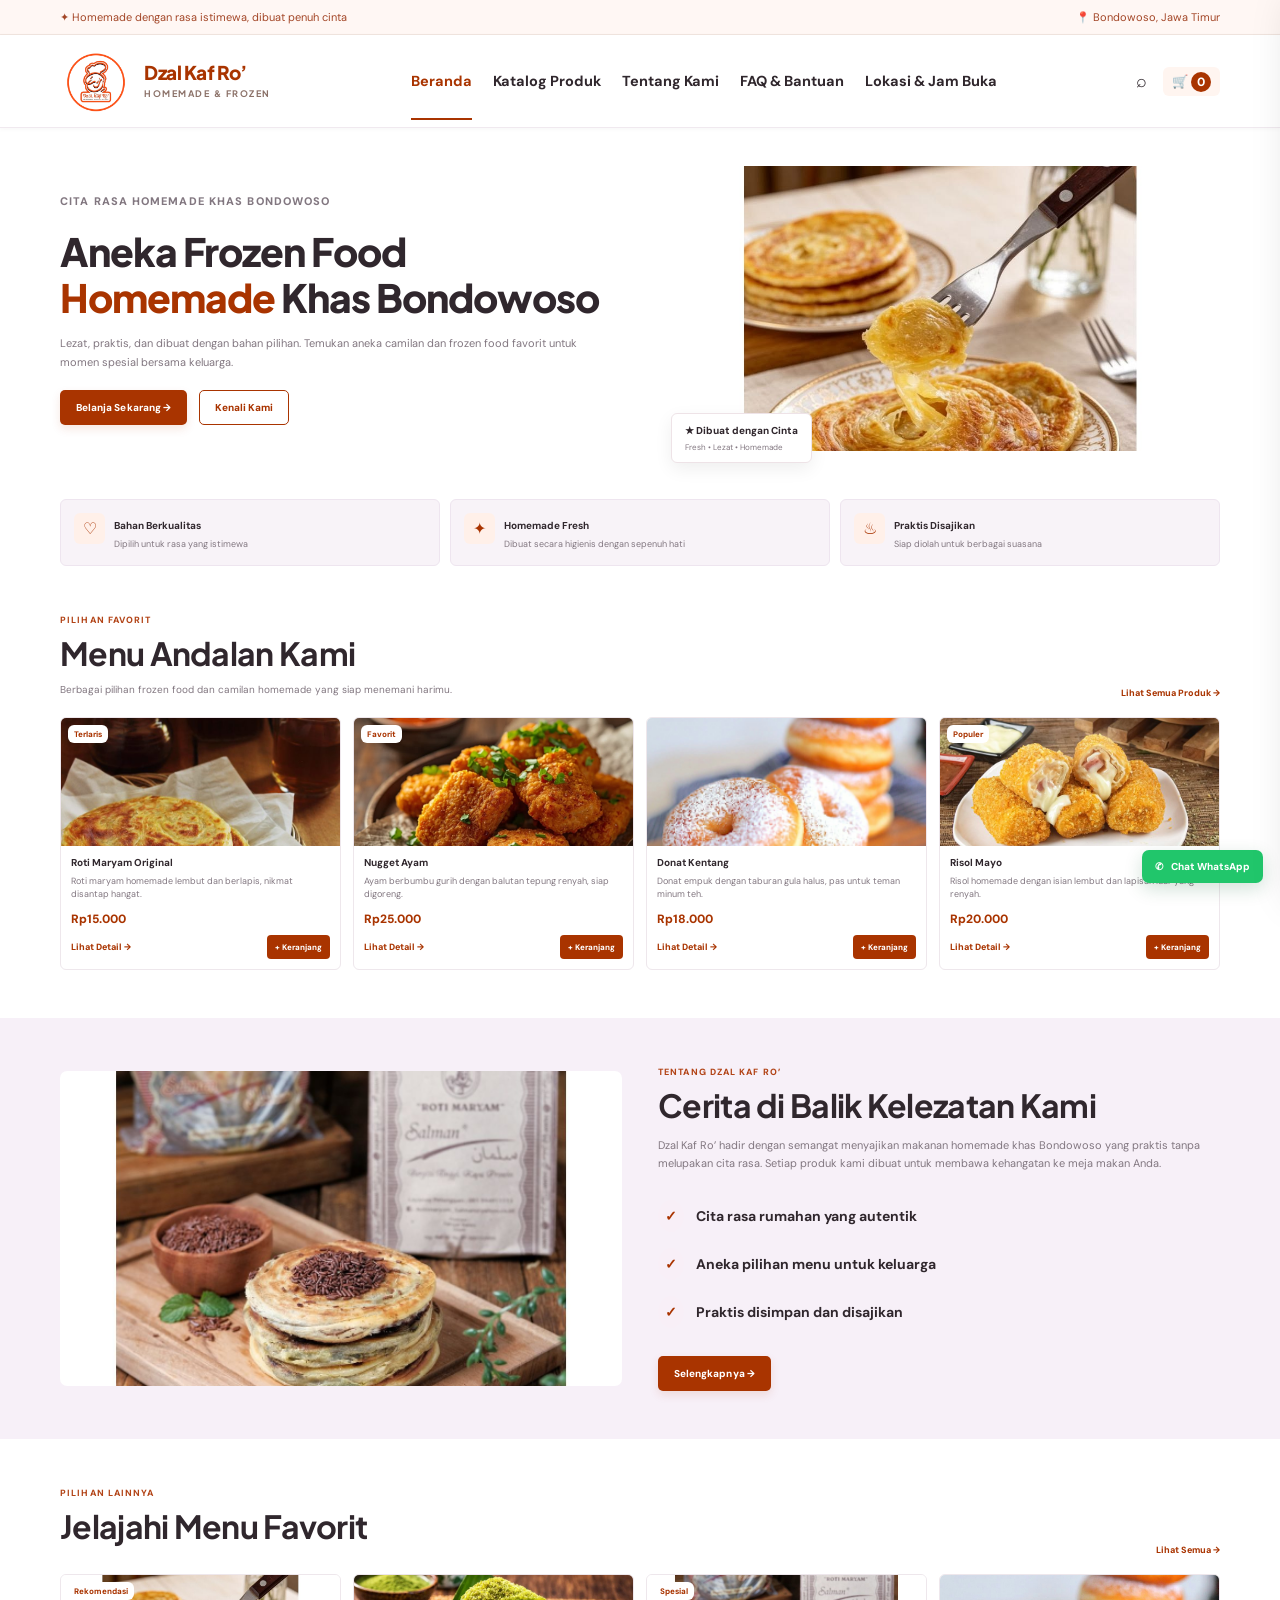
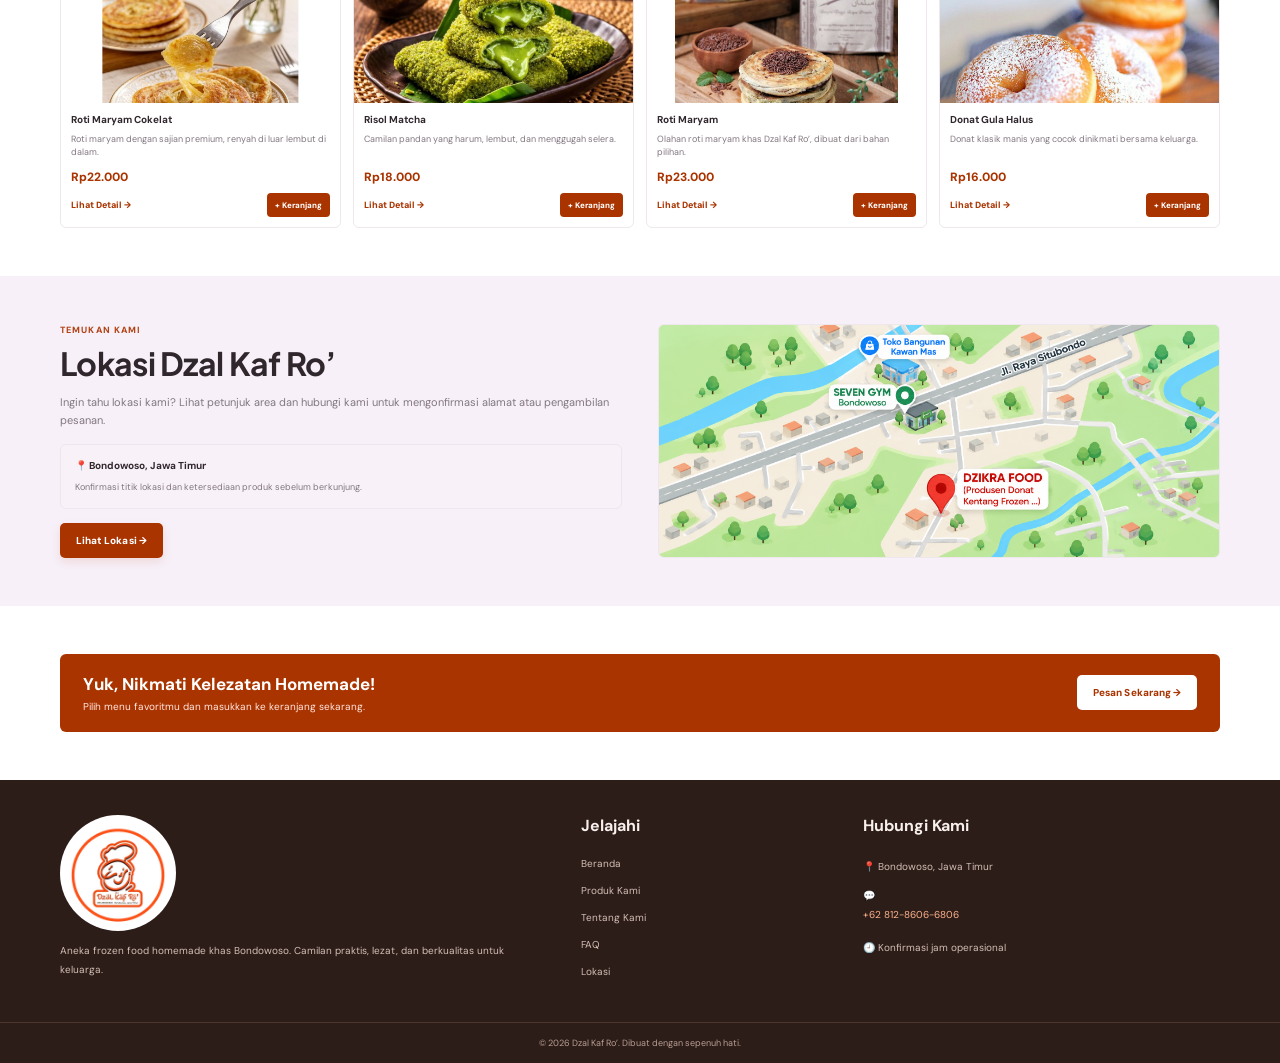
<file: homade/index.html>
<!doctype html>
<html lang="id"><head><meta charset="utf-8"><meta name="viewport" content="width=device-width,initial-scale=1"><meta http-equiv="refresh" content="0; url=beranda.html"><title>Dzal Kaf Ro’</title><script>location.replace('beranda.html');</script></head><body><a href="beranda.html">Buka website Dzal Kaf Ro’</a></body></html>
</file>
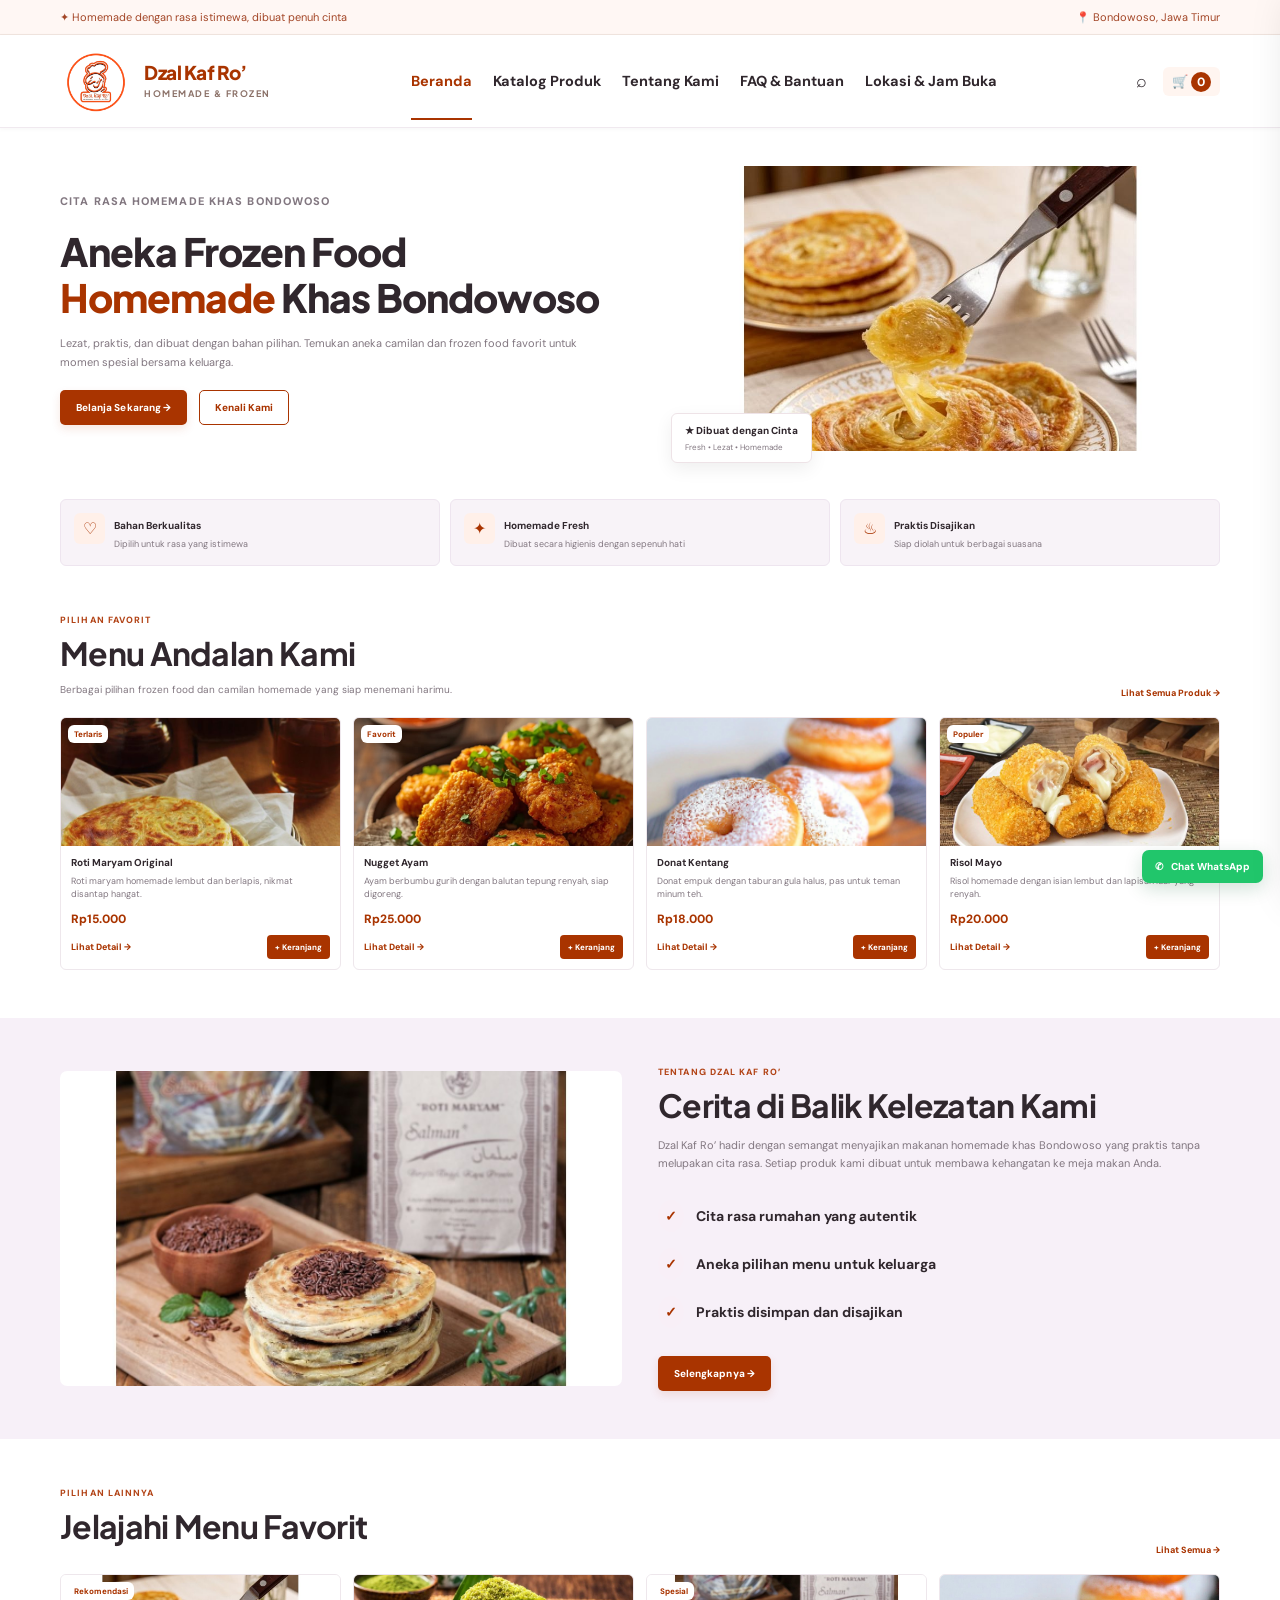
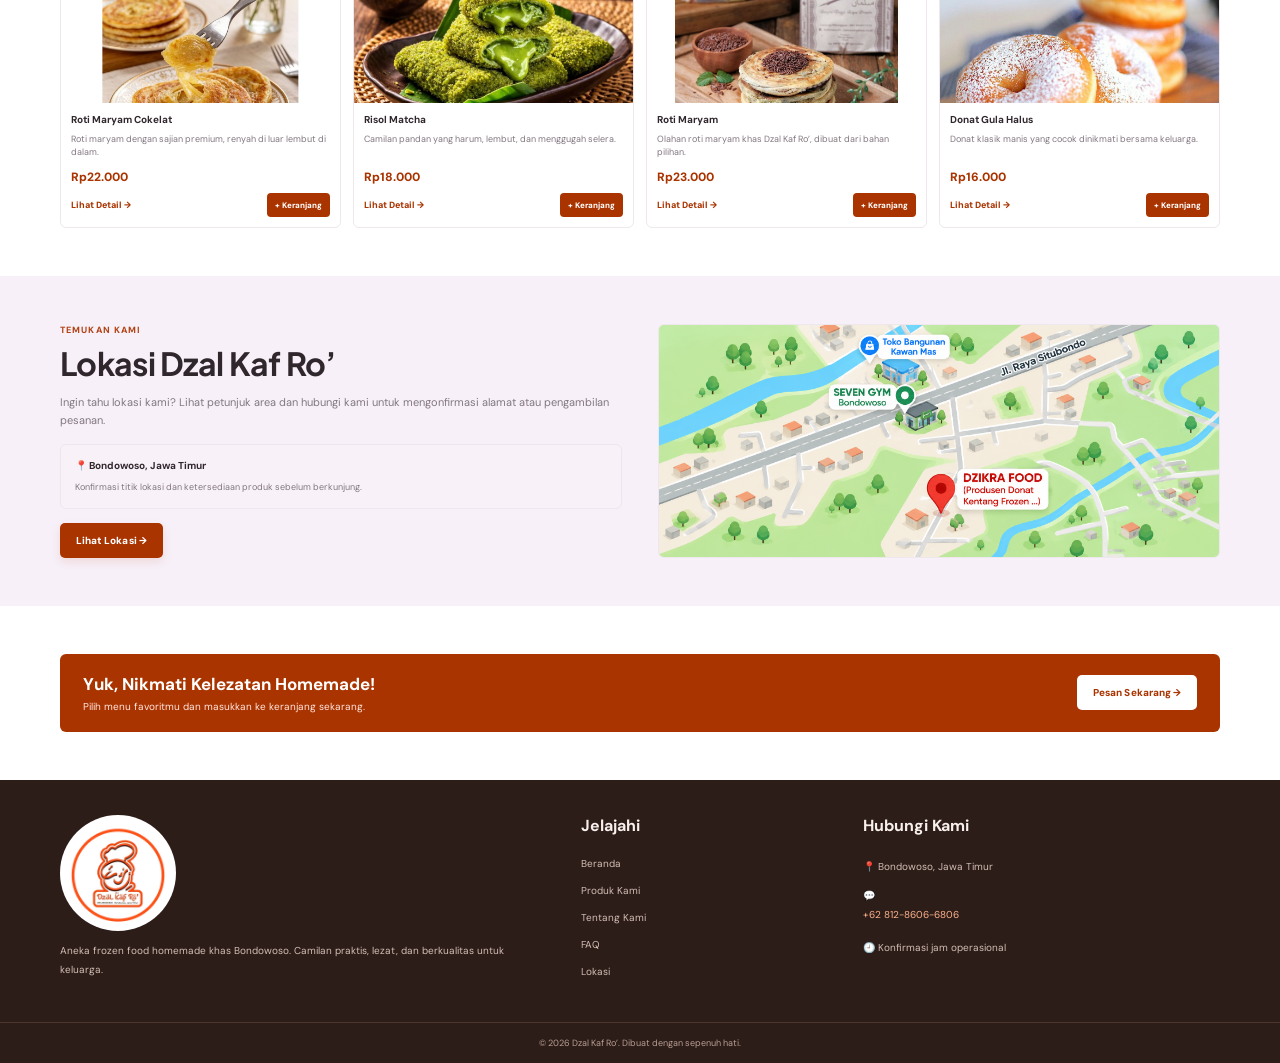
<file: homade/beranda.html>
<!doctype html>
<html lang="id">
<head>
  <meta charset="UTF-8"/><meta name="viewport" content="width=device-width,initial-scale=1"/>
  <title>Dzal Kaf Ro’ — Aneka Frozen Food Homemade</title>
  <meta name="description" content="Aneka frozen food homemade khas Bondowoso. Temukan camilan favorit dan pesan dengan mudah."/>
  <link rel="icon" type="image/png" href="assets/logo-dzal-kaf-ro-asli.png"/>
  <link rel="stylesheet" href="style.css"/>
</head>
<body data-start-page="beranda">
  <a class="whatsapp-float" href="https://wa.me/6281286066806" target="_blank" rel="noopener noreferrer" aria-label="Chat WhatsApp Dzal Kaf Ro’">✆ <span>Chat WhatsApp</span></a>
  <div id="toast" role="status" aria-live="polite"></div>
  <div class="topbar"><div class="container topbar-inner"><span>✦ Homemade dengan rasa istimewa, dibuat penuh cinta</span><span>📍 Bondowoso, Jawa Timur</span></div></div>
  <header class="site-header"><div class="container nav-inner">
    <a class="brand" href="beranda.html" aria-label="Dzal Kaf Ro’ beranda"><img class="brand-logo" src="assets/logo-dzal-kaf-ro-asli.png" alt="Logo resmi Dzal Kaf Ro’"><span class="brand-wordmark"><span class="brand-name">Dzal Kaf Ro’</span><span class="brand-tagline">HOMEMADE &amp; FROZEN</span></span></a>
    <button id="menuToggle" class="menu-toggle" aria-label="Buka navigasi" aria-expanded="false">☰</button>
    <nav id="mainNav" class="main-nav" aria-label="Navigasi utama"><a href="beranda.html" data-nav="beranda">Beranda</a><a href="katalog.html" data-nav="produk">Katalog Produk</a><a href="tentang-kami.html" data-nav="tentang">Tentang Kami</a><a href="faq.html" data-nav="faq">FAQ & Bantuan</a><a href="lokasi.html" data-nav="lokasi">Lokasi & Jam Buka</a></nav>
    <div class="nav-actions"><button class="icon-button" id="searchButton" aria-label="Cari produk">⌕</button><button class="cart-trigger" id="cartButton" aria-label="Lihat keranjang">🛒 <span id="cartCount">0</span></button></div>
  </div></header>
  <main id="app" tabindex="-1"></main>
  <footer class="footer"><div class="container footer-grid"><div><div class="footer-logo"><img class="footer-logo-image" src="assets/logo-dzal-kaf-ro-asli.png" alt="Logo resmi Dzal Kaf Ro’"></div><p>Aneka frozen food homemade khas Bondowoso. Camilan praktis, lezat, dan berkualitas untuk keluarga.</p></div><div><h4>Jelajahi</h4><a href="beranda.html">Beranda</a><a href="katalog.html">Produk Kami</a><a href="tentang-kami.html">Tentang Kami</a><a href="faq.html">FAQ</a><a href="lokasi.html">Lokasi</a></div><div><h4>Hubungi Kami</h4><p>📍 Bondowoso, Jawa Timur</p><p>💬 <a href="https://wa.me/6281286066806" target="_blank" rel="noopener noreferrer">+62 812-8606-6806</a></p><p>🕘 Konfirmasi jam operasional</p></div></div><div class="footer-bottom">© <span id="year"></span> Dzal Kaf Ro’. Dibuat dengan sepenuh hati.</div></footer>
  <div class="overlay" id="overlay" hidden></div><aside id="cartDrawer" class="cart-drawer" aria-label="Keranjang belanja" aria-hidden="true"><div class="drawer-head"><h2>Keranjang Saya</h2><button id="closeCart" class="icon-button" aria-label="Tutup keranjang">✕</button></div><div id="cartItems" class="drawer-body"></div><div class="drawer-foot"><div class="total-line"><span>Total</span><strong id="cartTotal">Rp0</strong></div><button id="checkoutButton" class="btn btn-primary wide">Lanjutkan Pemesanan →</button><small>Ini adalah demo frontend; pembayaran belum terhubung.</small></div></aside>
  <script>
const ROOT='assets/';
const baseProducts=[
{id:1,name:'Roti Maryam Original',category:'Roti & Pastry',price:15000,img:'asset_07.png',badge:'Terlaris',description:'Roti maryam homemade lembut dan berlapis, nikmat disantap hangat.'},
{id:2,name:'Nugget Ayam',category:'Frozen Food',price:25000,img:'asset_08.png',badge:'Favorit',description:'Ayam berbumbu gurih dengan balutan tepung renyah, siap digoreng.'},
{id:3,name:'Donat Kentang',category:'Camilan',price:18000,img:'asset_09.png',badge:'',description:'Donat empuk dengan taburan gula halus, pas untuk teman minum teh.'},
{id:4,name:'Risol Mayo',category:'Frozen Food',price:20000,img:'asset_10.png',badge:'Populer',description:'Risol homemade dengan isian lembut dan lapisan luar yang renyah.'},
{id:5,name:'Roti Maryam Cokelat',category:'Roti & Pastry',price:22000,img:'asset_06.png',badge:'Rekomendasi',description:'Roti maryam dengan sajian premium, renyah di luar lembut di dalam.'},
{id:6,name:'Risol Matcha',category:'Camilan',price:18000,img:'asset_13.png',badge:'',description:'Camilan pandan yang harum, lembut, dan menggugah selera.'},
{id:7,name:'Roti Maryam',category:'Roti & Pastry',price:23000,img:'asset_04.png',badge:'Spesial',description:'Olahan roti maryam khas Dzal Kaf Ro’, dibuat dari bahan pilihan.'},
{id:8,name:'Donat Gula Halus',category:'Camilan',price:16000,img:'asset_14.png',badge:'',description:'Donat klasik manis yang cocok dinikmati bersama keluarga.'}
];
const load=(k,def)=>{try{return JSON.parse(localStorage.getItem(k))??def}catch{return def}};
let products=load('dzalkafro_products',baseProducts),cart=load('dzalkafro_cart',[]),qty=1,activeFilter='Semua',search='',adminLogged=load('dzalkafro_admin',false);
const rupiah=v=>'Rp'+Number(v||0).toLocaleString('id-ID');
const esc=s=>String(s).replace(/[&<>"']/g,c=>({'&':'&amp;','<':'&lt;','>':'&gt;','"':'&quot;',"'":'&#39;'}[c]));
const app=document.getElementById('app');
function save(){localStorage.setItem('dzalkafro_cart',JSON.stringify(cart));localStorage.setItem('dzalkafro_products',JSON.stringify(products));updateCount()}
function updateCount(){document.getElementById('cartCount').textContent=cart.reduce((n,i)=>n+i.qty,0)}
function notify(s){const t=document.getElementById('toast');t.textContent=s;t.classList.add('show');clearTimeout(window.toastT);window.toastT=setTimeout(()=>t.classList.remove('show'),2400)}
function photo(p){return p.imgData||ROOT+(p.img||'asset_07.png')}
function cards(list){return list.length?`<div class="products-grid">${list.map(p=>`<article class="product-card"><div class="product-picture" onclick="location.href='detail.html#detail/${p.id}'"><img src="${photo(p)}" alt="${esc(p.name)}" loading="lazy">${p.badge?`<span class="product-badge">${esc(p.badge)}</span>`:''}</div><div class="product-info"><h3>${esc(p.name)}</h3><p>${esc(p.description)}</p><div class="product-price">${rupiah(p.price)}</div><div class="product-footer"><a class="text-link" href="detail.html#detail/${p.id}">Lihat Detail →</a><button class="card-add" onclick="addCart(${p.id},1)">+ Keranjang</button></div></div></article>`).join('')}</div>`:`<div class="empty">Tidak ada produk yang sesuai.</div>`}
function banner(title,trail=''){return `<div class="page-banner"><div class="container"><div class="breadcrumbs"><a href="beranda.html">Beranda</a> / ${esc(trail||title)}</div><h1>${esc(title)}</h1></div></div>`}
function home(){app.innerHTML=`<section class="hero"><div class="container hero-grid"><div><p class="eyebrow">Cita Rasa Homemade Khas Bondowoso</p><h1>Aneka Frozen Food <em>Homemade</em> Khas Bondowoso</h1><p>Lezat, praktis, dan dibuat dengan bahan pilihan. Temukan aneka camilan dan frozen food favorit untuk momen spesial bersama keluarga.</p><div class="hero-buttons"><a href="katalog.html" class="btn btn-primary">Belanja Sekarang →</a><a href="tentang-kami.html" class="btn btn-outline">Kenali Kami</a></div></div><div class="hero-media"><img src="${ROOT}asset_06.png" alt="Roti maryam homemade Dzal Kaf Ro’"><div class="floating-tag">★ Dibuat dengan Cinta<small>Fresh • Lezat • Homemade</small></div></div></div></section><div class="container features"><div class="feature"><span class="feature-icon">♡</span><div><b>Bahan Berkualitas</b><p>Dipilih untuk rasa yang istimewa</p></div></div><div class="feature"><span class="feature-icon">✦</span><div><b>Homemade Fresh</b><p>Dibuat secara higienis dengan sepenuh hati</p></div></div><div class="feature"><span class="feature-icon">♨</span><div><b>Praktis Disajikan</b><p>Siap diolah untuk berbagai suasana</p></div></div></div><section class="section"><div class="container"><div class="section-heading"><div><p class="eyebrow">Pilihan Favorit</p><h2 class="section-title">Menu Andalan Kami</h2><p class="section-copy">Berbagai pilihan frozen food dan camilan homemade yang siap menemani harimu.</p></div><a class="text-link" href="katalog.html">Lihat Semua Produk →</a></div>${cards(products.slice(0,4))}</div></section><section class="section section-pale"><div class="container about-grid"><div class="about-media"><img src="${ROOT}asset_04.png" alt="Sajian rumahan Dzal Kaf Ro’" loading="lazy"></div><div><p class="eyebrow">Tentang Dzal Kaf Ro’</p><h2 class="section-title">Cerita di Balik Kelezatan Kami</h2><p class="section-copy">Dzal Kaf Ro’ hadir dengan semangat menyajikan makanan homemade khas Bondowoso yang praktis tanpa melupakan cita rasa. Setiap produk kami dibuat untuk membawa kehangatan ke meja makan Anda.</p><div class="check-list"><div><i>✓</i> Cita rasa rumahan yang autentik</div><div><i>✓</i> Aneka pilihan menu untuk keluarga</div><div><i>✓</i> Praktis disimpan dan disajikan</div></div><a href="tentang-kami.html" class="btn btn-primary">Selengkapnya →</a></div></div></section><section class="section"><div class="container"><div class="section-heading"><div><p class="eyebrow">Pilihan Lainnya</p><h2 class="section-title">Jelajahi Menu Favorit</h2></div><a class="text-link" href="katalog.html">Lihat Semua →</a></div>${cards(products.slice(4,8))}</div></section><section class="section section-pale"><div class="container location-grid"><div><p class="eyebrow">Temukan Kami</p><h2 class="section-title">Lokasi Dzal Kaf Ro’</h2><p class="section-copy">Ingin tahu lokasi kami? Lihat petunjuk area dan hubungi kami untuk mengonfirmasi alamat atau pengambilan pesanan.</p><div class="location-card"><b>📍 Bondowoso, Jawa Timur</b><p>Konfirmasi titik lokasi dan ketersediaan produk sebelum berkunjung.</p></div><a href="lokasi.html" class="btn btn-primary">Lihat Lokasi →</a></div><a class="location-map location-map-link" href="https://maps.app.goo.gl/EWFwECyo6GUZQwJH8" target="_blank" rel="noopener noreferrer" aria-label="Buka lokasi Dzal Kaf Ro’ di Google Maps"><img src="${ROOT}asset_15.png" alt="Peta referensi lokasi Dzal Kaf Ro’" loading="lazy"><div class="map-brand-cover">📍 Dzal Kaf Ro’ · Buka Google Maps ↗</div></a></div></section><section class="section"><div class="container cta"><div><h2>Yuk, Nikmati Kelezatan Homemade!</h2><p>Pilih menu favoritmu dan masukkan ke keranjang sekarang.</p></div><a class="btn" href="katalog.html">Pesan Sekarang →</a></div></section>`}
function catalog(){
 let categories=[['Semua Kategori','Semua'],['Roti Maryam','Roti & Pastry'],['Nugget Ayam','Frozen Food'],['Donat Mini','Camilan'],['Risol Mayo','Frozen Food'],['Pastry & Camilan Gurih','Camilan']];
 let filtered=products.filter(p=>(activeFilter==='Semua'||p.category===activeFilter||activeFilter==='Semua Kategori')&&`${p.name} ${p.description}`.toLowerCase().includes(search.toLowerCase()));
 app.innerHTML=`<section class="catalog-reference"><div class="catalog-reference-hero"><div class="catalog-reference-inner"><div><span class="catalog-kicker">100% HALAL & TANPA PENGAWET BUATAN</span><h1>Katalog Aneka Frozen Food<br>Khas Bondowoso</h1><p>Pilihan hidangan beku homemade premium siap saji. Dibuat dari bahan rempah bermutu tinggi, higienis, dan tersimpan aman di freezer untuk kebutuhan keluarga.</p></div><div class="catalog-reference-stats"><div><b>12+</b><small>Variasi Menu</small></div><div><b>4.9</b><small>Kepuasan Rasa</small></div><div><b>100%</b><small>Homemade</small></div></div></div></div><div class="catalog-reference-body"><div class="catalog-reference-tools"><input id="productSearch" type="search" placeholder="⌕ Cari Roti Maryam, Nugget, Donat Mini, Risol Mayo..." value="${esc(search)}" aria-label="Cari produk"><div class="catalog-tool-pills"><span>● Stok Ready</span><span>♡ Promo Hemat</span><span>Terpopuler</span></div></div><div class="catalog-reference-filters">${categories.map(([label,value],i)=>`<button class="${(i===0&&activeFilter==='Semua')||activeFilter===value?'active':''}" data-filter="${value}">${label}</button>`).join('')}</div><div class="catalog-result-label">Menampilkan <b>${filtered.length} Produk</b></div><div id="catalogResults">${cards(filtered)}</div><div class="catalog-reference-cta"><h2>Mau Buka Usaha atau Butuh Pasokan Makanan Frozen food?</h2><p>Dapatkan harga grosir beku khusus dengan potongan hingga 25% untuk pesanan minimal 20 pack.</p><p>Cocok untuk warung kopi, kantin sekolah, resto cepat saji, dan reseller luar kota Bondowoso.</p></div></div></section>`;
 document.getElementById('productSearch').addEventListener('input',e=>{search=e.target.value;updateCatalog()});
 document.querySelectorAll('[data-filter]').forEach(b=>b.onclick=()=>{activeFilter=b.dataset.filter;updateCatalog()});
}
function updateCatalog(){document.querySelectorAll('[data-filter]').forEach(b=>b.classList.toggle('active',b.dataset.filter===activeFilter));let filtered=products.filter(p=>(activeFilter==='Semua'||p.category===activeFilter)&&`${p.name} ${p.description}`.toLowerCase().includes(search.toLowerCase()));document.getElementById('catalogResults').innerHTML=cards(filtered)}
function detail(id){
 const p=products.find(x=>x.id===+id);if(!p){notfound();return}qty=1;
 const related=products.filter(x=>x.id!==p.id).slice(0,3);
 app.innerHTML=`<section class="detail-reference"><div class="detail-reference-top"><a href="beranda.html">Beranda</a> / <a href="katalog.html">Katalog Produk</a> / ${esc(p.name)}</div><div class="detail-reference-main"><div class="detail-reference-photo"><img src="${photo(p)}" alt="${esc(p.name)}"></div><div class="detail-reference-info"><span class="detail-best">BEST SELLER • Dzal Kaf Ro’ Asli Bondowoso</span><h1>${esc(p.name)} Khas Dzal Kaf Ro’</h1><p class="detail-rating">★ 4.9 · 280+ Ulasan Pembeli · 3.400+ Terjual</p><div class="detail-price-panel"><div><small>Harga Satuan / Pack</small><strong>${rupiah(p.price)}</strong></div><div><b>Promo Spesial Ramah di Hemat</b><small>Diskon 5% untuk pembelian min. 3 pack</small></div></div><h3>Pilih Varian Rasa</h3><div class="detail-options"><button class="selected">Original<small>${rupiah(p.price)}</small></button><button>Coklat Meises<small>Rp 20.000</small></button><button>Keju Cheddar<small>Rp 22.000</small></button><button>Mix Duo<small>Rp 23.000</small></button></div><h3>Pilih Kemasan Porsi</h3><div class="detail-options package-options"><button class="selected">Regular Pack<small>Isi 5 pcs</small></button><button>Family Pack<small>Isi 10 pcs</small></button></div><h3>Jumlah</h3><div class="qty"><button id="minusQty" aria-label="Kurangi jumlah">−</button><strong id="detailQty">1</strong><button id="plusQty" aria-label="Tambah jumlah">+</button></div><div class="detail-checkout-panel"><div><small>Estimasi Total Belanja</small><strong id="detailEstimate">${rupiah(p.price)}</strong></div><div class="detail-checkout-actions"><button id="detailAdd" class="btn btn-primary">Pesan Langsung via WhatsApp</button><button id="detailCart" class="btn btn-outline">Tambah Admin / Keranjang</button></div></div></div></div><section class="detail-reference-description"><div class="detail-tabs"><button class="active" data-detail-tab="desc">Deskripsi & Komposisi</button><button data-detail-tab="prep">Panduan Penyajian Praktis</button></div><div class="detail-description-content"><div><h2>Resep Warisan Khas Timur Tengah dengan Cita Rasa Lokal</h2><p>${esc(p.description)} dibuat dengan cita rasa rumahan dan bahan pilihan untuk menghadirkan tekstur lembut dan sajian yang nikmat.</p></div><aside><b>Fakta Nutrisi per Porsi</b><p>Energi Total 165 kkal</p><p>Protein 4.5 g</p><p>Karbohidrat Total 28 g</p></aside></div></section><section class="detail-related"><p class="eyebrow">PELEPAS LAPAR</p><h2>Cocok Dinikmati Bersama</h2>${cards(related)}</section><section class="detail-reviews"><h2>Ulasan Pelanggan Terverifikasi</h2><p>4.9 / 5.0 berdasarkan ulasan pembeli produk Dzal Kaf Ro’.</p></section></section>`;
 const updateQty=()=>{document.getElementById('detailQty').textContent=qty;document.getElementById('detailEstimate').textContent=rupiah(p.price*qty)};
 document.getElementById('minusQty').onclick=()=>{qty=Math.max(1,qty-1);updateQty()};
 document.getElementById('plusQty').onclick=()=>{qty++;updateQty()};
 document.getElementById('detailCart').onclick=()=>addCart(p.id,qty);
 document.getElementById('detailAdd').onclick=()=>{addCart(p.id,qty);const msg=`Halo Dzal Kaf Ro’, saya ingin memesan ${p.name} sebanyak ${qty} pack.`;window.open('https://wa.me/6281286066806?text='+encodeURIComponent(msg),'_blank','noopener,noreferrer')};
 document.querySelectorAll('[data-detail-tab]').forEach(b=>b.onclick=()=>{document.querySelectorAll('[data-detail-tab]').forEach(x=>x.classList.toggle('active',x===b));const content=document.querySelector('.detail-description-content>div');content.innerHTML=b.dataset.detailTab==='desc'?`<h2>Resep Warisan Khas Timur Tengah dengan Cita Rasa Lokal</h2><p>${esc(p.description)} dibuat dengan cita rasa rumahan dan bahan pilihan untuk menghadirkan tekstur lembut dan sajian yang nikmat.</p>`:`<h2>Panduan Penyajian Praktis</h2><p>Panaskan produk sesuai jenisnya hingga matang dan sajikan selagi hangat. Untuk produk frozen, cairkan seperlunya sebelum diolah.</p>`});
 document.querySelectorAll('.detail-options button').forEach(b=>b.onclick=()=>{b.parentElement.querySelectorAll('button').forEach(x=>x.classList.toggle('selected',x===b))});
}
function about(){
 app.innerHTML=`<section class="reference-page about-reference"><div class="about-reference-heading"><p class="eyebrow">TENTANG Dzal Kaf Ro’</p><h1>Cerita di Balik Kelezatan</h1><h2>Dzal Kaf Ro’</h2><p>Dari dapur rumahan, tumbuh dengan rasa dan kualitas yang selalu dijaga.</p></div><div class="about-reference-grid"><article class="about-reference-story"><h3>Our Journey</h3><p>Dzal Kaf Ro’ berdiri sejak 2015, berawal dari ketertarikan pada makanan rumahan yang sederhana dan lezat.</p><p>Seiring waktu, kami terus berkembang melalui layanan reseller dan katering, dengan tetap menjaga cita rasa serta kualitas terbaik di setiap sajian.</p></article><aside class="about-reference-aside"><div><h3>Rasa Rumahan,<br>Kualitas Terjaga</h3><p>Menghadirkan makanan lezat untuk menemani setiap momen.</p><span>Sejak 2015</span></div></aside></div><div class="about-reference-stats"><div><small>BERDIRI SEJAK</small><b>2015</b></div><div><small>FOKUS</small><b>Rasa & Kualitas</b></div><div><small>LAYANAN</small><b>Reseller & Katering</b></div></div></section>`;
}

function faq(){
 const items=[
  ['Apa itu Dzal Kaf Ro’?','Usaha kuliner yang menyediakan makanan lezat dengan harga terjangkau.'],
  ['Bagaimana cara memesan?','Pesan melalui WhatsApp atau kontak yang tersedia di website.'],
  ['Apakah menerima pesanan untuk acara?','Ya, tersedia pesanan dalam jumlah banyak untuk berbagai acara.'],
  ['Kapan Dzal Kaf Ro’ buka?','Setiap hari, pukul 09.00–21.00 WIB.']
 ];
 app.innerHTML=`<section class="reference-page faq-reference"><div class="reference-banner"><div class="reference-banner-inner"><p>BANTUAN & INFORMASI</p><div><h1>FAQ</h1><span>Pertanyaan yang sering ditanyakan tentang Dzal Kaf Ro’</span></div></div></div><div class="faq-reference-content"><div class="faq-reference-list">${items.map(([q,a])=>`<details class="faq-reference-item" open><summary>${q}</summary><p>${a}</p></details>`).join('')}</div></div></section>`;
}

function locationPage(){
 app.innerHTML=`<section class="reference-page location-reference"><p class="eyebrow">KUNJUNGI & PESAN LANGSUNG</p><h1>Lokasi Toko & Jam Operasional</h1><a class="location-map-link" href="https://maps.app.goo.gl/EWFwECyo6GUZQwJH8" target="_blank" rel="noopener noreferrer" aria-label="Buka lokasi Dzal Kaf Ro’ di Google Maps"><div class="location-reference-map"><img src="${ROOT}asset_15.png" alt="Peta lokasi toko Dzal Kaf Ro’"></div><span class="location-map-cta">📍 Buka Petunjuk Arah di Google Maps <span aria-hidden="true">↗</span></span></a><div class="location-reference-details"><article><b>Alamat Toko</b><p>Jl. Perikanan RT 20, Tenggarang, Bondowoso</p><a class="location-text-link" href="https://maps.app.goo.gl/EWFwECyo6GUZQwJH8" target="_blank" rel="noopener noreferrer">Lihat alamat di Google Maps →</a></article><article><b>Jam Buka Operasional</b><p>Setiap hari • 08.00–20.00 WIB</p></article></div></section>`;
}
function login(){if(adminLogged){location.href='dashboard-admin.html';return}app.innerHTML=`<section class="login-page"><div class="login-panel login-panel-split"><div class="login-brand-panel"><img class="login-logo-image" src="assets/logo-dzal-kaf-ro-light.svg" alt="Logo Dzal Kaf Ro’"><small>PORTAL RESMI TERINTEGRASI</small><h2>Dzal Kaf Ro’</h2><h3>Sistem Kelola Dapur & Pesanan Tradisional</h3><p>Pusat kendali operasional website digital, administrasi stok, katalog, hingga alur pesanan.</p><div class="login-perk">✓ Single Sign-On Terpusat</div><div class="login-perk">✓ Integrasi WhatsApp & Nota Cepat</div><span class="login-footnote">BONDOWOSO, JAWA TIMUR</span></div><div class="login-form-panel"><p class="eyebrow">SELAMAT DATANG KEMBALI</p><h1>Masuk Dashboard Admin</h1><p class="section-copy">Masukkan akun administrator untuk mengelola website Dzal Kaf Ro’.</p><form id="loginForm"><div class="form-group"><label>Alamat Email / Username</label><input id="username" required autocomplete="username" placeholder="admin@dzalkafro.com"></div><div class="form-group"><label>Kata Sandi</label><input id="password" type="password" required autocomplete="current-password" placeholder="Masukkan kata sandi"></div><div class="login-options"><label><input type="checkbox"> Ingat saya di perangkat ini</label><span>Lupa Kata Sandi?</span></div><button class="btn btn-primary wide" type="submit">Masuk ke Dashboard Admin →</button></form><p class="hint">Mode demo: username <b>admin</b> dan password <b>admin123</b>.</p><a class="text-link" href="beranda.html">← Kembali ke Beranda</a></div></div></section>`;document.getElementById('loginForm').onsubmit=e=>{e.preventDefault();if(document.getElementById('username').value==='admin'&&document.getElementById('password').value==='admin123'){adminLogged=true;localStorage.setItem('dzalkafro_admin','true');location.href='dashboard-admin.html';notify('Berhasil masuk ke mode demo')}else notify('Username atau password demo salah')}}
function adminShell(page,content){
 const items=[['dashboard','▦','Ringkasan Panel'],['kelola','▤','Kelola Produk'],['tambah','＋','Tambah Produk']];
 app.innerHTML=`<div class="admin-layout"><aside class="admin-sidebar"><a class="admin-logo" href="dashboard-admin.html"><img class="admin-logo-image" src="assets/logo-dzal-kaf-ro-asli.png" alt="Logo Dzal Kaf Ro’"><span>DZAL KAF RO’<small>ADMIN PANEL</small></span></a><div class="admin-side-label">MENU UTAMA</div><nav aria-label="Navigasi admin">${items.map(([slug,ic,label])=>`<a class="admin-side-link ${page===slug?'selected':''}" href="${slug==='dashboard'?'dashboard-admin.html':slug==='kelola'?'kelola-produk.html':'tambah-produk.html'}"><span>${ic}</span>${label}</a>`).join('')}</nav><div class="admin-side-footer"><a href="beranda.html">↗ Lihat Website</a><button id="adminLogout">↪ Keluar</button></div></aside><div class="admin-workspace"><div class="admin-toolbar"><span>Dzalkaf Ro’ / <strong>${items.find(x=>x[0]===page)?.[2]||'Admin'}</strong></span><div class="admin-account"><span class="admin-avatar">A</span> Administrator</div></div><div class="admin-content">${content}</div></div></div>`;
 document.getElementById('adminLogout').onclick=()=>{adminLogged=false;localStorage.removeItem('dzalkafro_admin');location.href='admin-login.html';notify('Berhasil keluar')};
}
function adminHeading(title,subtitle,action=''){return `<div class="admin-heading"><div><p class="eyebrow">DZAL KAF RO’ / ADMINISTRASI</p><h1>${title}</h1><p>${subtitle}</p></div>${action}</div>`}
function dashboard(){if(!adminLogged){location.href='admin-login.html';return}
 const total=products.length, categories=new Set(products.map(p=>p.category)).size;
 const lowStock=products.filter(p=>Number(p.stock||0)>0&&Number(p.stock||0)<=5).length;
 const tableRows=products.slice(0,6).map(p=>`<tr><td><div class="table-product"><img src="${photo(p)}" alt=""><span><b>${esc(p.name)}</b><small>${esc(p.category)}</small></span></div></td><td>${esc(p.category)}</td><td class="price-cell">${rupiah(p.price)}</td><td><span class="status-pill">Aktif</span></td><td><a class="table-edit" href="edit-produk.html#edit/${p.id}">Edit</a></td></tr>`).join('')||'<tr><td colspan="5" class="empty">Belum ada produk.</td></tr>';
 adminShell('dashboard',`<div class="admin-welcome"><div><p class="eyebrow">DZAL KAF RO’ / ADMINISTRASI</p><h1>Dashboard Admin</h1><p>Kelola katalog dan pantau ringkasan produk Dzal Kaf Ro’.</p></div><span class="welcome-chip">● Sistem Aktif</span></div>
 <div class="admin-stats admin-stats-four"><article><small>Produk Aktif</small><strong>${total}</strong><span class="stat-note">Total produk terdaftar</span></article><article><small>Kategori Produk</small><strong>${categories}</strong><span class="stat-note">Kategori tersedia</span></article><article><small>Stok Menipis</small><strong>${lowStock}</strong><span class="stat-note">Perlu diperiksa</span></article><article><small>Status Database</small><strong class="stat-word">Lokal</strong><span class="stat-note">Penyimpanan browser</span></article></div>
 <div class="dashboard-work-grid"><section class="admin-card dashboard-products"><div class="admin-card-title"><div><h2>Katalog Produk DzalKafFood</h2><small>Daftar produk yang tampil di website</small></div><a href="kelola-produk.html" class="btn btn-primary btn-xs">Lihat Semua</a></div><div class="table-scroll"><table class="admin-table"><thead><tr><th>PRODUK</th><th>KATEGORI</th><th>HARGA</th><th>STOK</th><th>STATUS</th></tr></thead><tbody>${tableRows}</tbody></table></div></section>
 <section class="admin-card dashboard-quick"><div class="admin-card-title"><h2>Tambah Produk</h2></div><p class="admin-subcopy">Masukkan produk baru ke katalog website.</p><form id="quickProductForm"><div class="form-group"><label for="quickName">Nama Produk</label><input id="quickName" required placeholder="Contoh: Roti Maryam"></div><div class="form-group"><label for="quickCategory">Kategori</label><select id="quickCategory"><option>Frozen Food</option><option>Roti & Pastry</option><option>Camilan</option></select></div><div class="form-group"><label for="quickPrice">Harga (Rp)</label><input id="quickPrice" type="number" min="1" required placeholder="15000"></div><button class="btn btn-primary wide" type="submit">＋ Simpan Produk</button></form><a class="quick-more" href="tambah-produk.html">Pengaturan produk lengkap →</a></section></div>`);
 document.getElementById('quickProductForm').onsubmit=e=>{e.preventDefault();const name=document.getElementById('quickName').value.trim(),price=Number(document.getElementById('quickPrice').value),category=document.getElementById('quickCategory').value;if(!name||!price||price<1){notify('Lengkapi data produk');return}products.unshift({id:Math.max(0,...products.map(x=>x.id))+1,name,category,price,stock:0,description:'Produk homemade Dzal Kaf Ro’.',img:'asset_07.png',badge:''});save();location.href='dashboard-admin.html';notify('Produk berhasil ditambahkan')};
}
function manageProducts(){if(!adminLogged){location.href='admin-login.html';return}
 adminShell('kelola',`<div class="admin-welcome"><div><p class="eyebrow">DZAL KAF RO’ / INVENTARIS</p><h1>Kelola Produk & Inventaris Frozen Food</h1><p>Atur katalog, harga, stok, dan informasi produk yang ditampilkan.</p></div><a href="tambah-produk.html" class="btn btn-primary">＋ Tambah Produk Baru</a></div>
 <div class="admin-stats admin-stats-four"><article><small>Produk Terdaftar</small><strong>${products.length}</strong><span class="stat-note">Dalam katalog</span></article><article><small>Total Kategori</small><strong>${new Set(products.map(p=>p.category)).size}</strong><span class="stat-note">Jenis produk</span></article><article><small>Stok Menipis</small><strong>${products.filter(p=>Number(p.stock||0)>0&&Number(p.stock||0)<=5).length}</strong><span class="stat-note">Perlu restock</span></article><article><small>Status Penyimpanan</small><strong class="stat-word">Lokal</strong><span class="stat-note">Browser perangkat ini</span></article></div>
 <section class="admin-card manage-card"><div class="admin-card-title"><div><h2>Daftar Produk</h2><small id="resultCount">${products.length} produk ditemukan</small></div><a href="tambah-produk.html" class="btn btn-primary btn-xs">＋ Tambah Produk</a></div><div class="admin-table-tools"><input id="adminSearch" aria-label="Cari produk" placeholder="⌕ Cari nama produk, kategori..." /><span class="table-helper">Kelola informasi produk dan stok</span></div><div class="admin-filter-tabs"><button type="button" class="active" data-admin-filter="Semua">Semua Produk</button>${['Frozen Food','Roti & Pastry','Camilan'].map(c=>`<button type="button" data-admin-filter="${c}">${c}</button>`).join('')}</div><div class="table-scroll"><table class="admin-table"><thead><tr><th>PRODUK</th><th>KATEGORI</th><th>HARGA</th><th>STOK</th><th>STATUS</th><th>AKSI</th></tr></thead><tbody id="adminTableRows"></tbody></table></div></section>`);
 const searchEl=document.getElementById('adminSearch');let adminFilter='Semua';
 function rows(){const filtered=products.filter(p=>(adminFilter==='Semua'||p.category===adminFilter)&&`${p.name} ${p.category}`.toLowerCase().includes(searchEl.value.toLowerCase()));document.getElementById('resultCount').textContent=`${filtered.length} produk ditemukan`;document.getElementById('adminTableRows').innerHTML=filtered.map(p=>`<tr><td><div class="table-product"><img src="${photo(p)}" alt=""><span><b>${esc(p.name)}</b><small>ID #${p.id}</small></span></div></td><td>${esc(p.category)}</td><td class="price-cell">${rupiah(p.price)}</td><td>${Number(p.stock||0)} pcs</td><td><span class="status-pill">${Number(p.stock||0)<=5?'Periksa stok':'Aktif'}</span></td><td><div class="action-group"><a href="edit-produk.html#edit/${p.id}" aria-label="Edit ${esc(p.name)}" title="Edit produk">✎</a><button data-delete="${p.id}" aria-label="Hapus ${esc(p.name)}" title="Hapus produk">×</button></div></td></tr>`).join('')||'<tr><td colspan="6" class="empty">Produk tidak ditemukan.</td></tr>';document.querySelectorAll('[data-delete]').forEach(b=>b.onclick=()=>{if(confirm('Yakin ingin menghapus produk ini?')){products=products.filter(p=>p.id!==Number(b.dataset.delete));cart=cart.filter(p=>p.id!==Number(b.dataset.delete));save();rows();notify('Produk dihapus')}})}
 searchEl.addEventListener('input',rows);document.querySelectorAll('[data-admin-filter]').forEach(btn=>btn.onclick=()=>{adminFilter=btn.dataset.adminFilter;document.querySelectorAll('[data-admin-filter]').forEach(x=>x.classList.toggle('active',x===btn));rows()});rows()
}
function productForm(editId){if(!adminLogged){location.href='admin-login.html';return}
 const editing=editId!==undefined,p=editing?products.find(x=>x.id===Number(editId)):null;if(editing&&!p){location.href='kelola-produk.html';return}
 const page=editing?'edit':'tambah',title=editing?'Edit Produk':'Tambah Produk';
 const optionImages=['asset_07.png','asset_08.png','asset_09.png','asset_10.png','asset_06.png','asset_13.png','asset_04.png','asset_14.png','asset_18.png'];
 adminShell(page,`<div class="admin-welcome"><div><p class="eyebrow">DZAL KAF RO’ / PRODUK</p><h1>${title}</h1><p>${editing?'Perbarui informasi produk yang sudah ada.':'Tambahkan produk baru ke katalog Dzal Kaf Ro’.'}</p></div><a href="kelola-produk.html" class="btn btn-outline">← Kembali ke Produk</a></div>
 <section class="admin-card admin-edit-card"><div class="admin-card-title"><div><h2>Informasi Produk</h2><small>Lengkapi data produk di bawah ini</small></div><span class="required-note">* Wajib diisi</span></div><form id="productAdminForm" class="product-admin-form">
 <div class="form-group"><label for="apName">Nama Produk <em>*</em></label><input id="apName" name="name" required maxlength="90" placeholder="Contoh: Roti Maryam" value="${esc(p?.name||'')}"></div>
 <div class="form-group"><label for="apCategory">Kategori <em>*</em></label><select id="apCategory" name="category" required>${['Frozen Food','Roti & Pastry','Camilan'].map(c=>`<option ${p?.category===c?'selected':''}>${c}</option>`).join('')}</select></div>
 <div class="form-group"><label for="apPackage">Isi Kemasan</label><input id="apPackage" name="package" placeholder="Contoh: 4 pcs" value="${esc(p?.package||'')}"></div>
 <div class="form-group"><label for="apPrice">Harga (Rp) <em>*</em></label><input id="apPrice" name="price" type="number" min="1" required placeholder="Contoh: 25000" value="${p?.price||''}"></div>
 <div class="form-group"><label for="apStock">Stok</label><input id="apStock" name="stock" type="number" min="0" placeholder="Contoh: 20" value="${p?.stock??''}"></div>
 <div class="form-group form-span"><label for="apDescription">Deskripsi Produk <em>*</em></label><textarea id="apDescription" name="description" required maxlength="500" placeholder="Tulis deskripsi produk...">${esc(p?.description||'')}</textarea></div>
 <div class="form-group form-span"><label for="apImg">Foto Produk</label><input id="apImg" type="file" accept="image/*"><p class="field-help">Pilih foto produk dari perangkat (maksimal 2 MB).</p><div class="admin-image-preview"><img id="adminPreview" src="${photo(p||{img:optionImages[0]})}" alt="Pratinjau foto produk"><span>Pratinjau foto produk</span></div></div>
 <div class="form-group"><label for="apBadge">Label Produk</label><input id="apBadge" name="badge" maxlength="20" placeholder="Contoh: Terlaris" value="${esc(p?.badge||'')}"></div>
 <div class="admin-form-actions form-span"><a href="kelola-produk.html" class="btn btn-outline">Batal</a><button type="submit" class="btn btn-primary">✓ ${editing?'Simpan Perubahan':'Simpan Produk'}</button></div>
 </form></section>`);
 let uploadedImage=p?.imgData||'';document.getElementById('apImg').onchange=e=>{const file=e.target.files[0];if(!file)return;if(file.size>2*1024*1024){e.target.value='';notify('Ukuran foto maksimal 2 MB');return}const reader=new FileReader();reader.onload=()=>{uploadedImage=String(reader.result);document.getElementById('adminPreview').src=uploadedImage};reader.readAsDataURL(file)};
 document.getElementById('productAdminForm').onsubmit=e=>{e.preventDefault();const f=new FormData(e.currentTarget),data={name:String(f.get('name')).trim(),category:String(f.get('category')),package:String(f.get('package')||'').trim(),price:Number(f.get('price')),stock:Number(f.get('stock')||0),description:String(f.get('description')).trim(),img:p?.img||'asset_07.png',imgData:uploadedImage,badge:String(f.get('badge')).trim()};if(!data.name||!data.description||!Number.isFinite(data.price)||data.price<=0){notify('Periksa kembali data produk');return}if(editing){Object.assign(p,data)}else{products.unshift({id:Math.max(0,...products.map(x=>x.id))+1,...data})}save();location.href='kelola-produk.html';notify(editing?'Perubahan produk disimpan':'Produk berhasil ditambahkan')}
}
function notfound(){app.innerHTML=`<section class="container not-found"><h1>Halaman tidak ditemukan</h1><p>Alamat yang kamu tuju belum tersedia.</p><a class="btn btn-primary" href="beranda.html">Kembali ke Beranda</a></section>`}
function addCart(id,amount){const p=products.find(p=>p.id===id);if(!p)return;const row=cart.find(i=>i.id===id);row?row.qty+=amount:cart.push({id,qty:amount});save();notify(`${p.name} ditambahkan ke keranjang`)}
function renderCart(){let sum=0;document.getElementById('cartItems').innerHTML=cart.length?cart.map(item=>{let p=products.find(p=>p.id===item.id);if(!p)return '';sum+=p.price*item.qty;return `<div class="drawer-item"><img src="${photo(p)}" alt="${esc(p.name)}"><div style="flex:1"><h4>${esc(p.name)}</h4><p>${rupiah(p.price)} × ${item.qty}</p><button onclick="changeCart(${p.id},-1)">− Kurangi</button> | <button onclick="changeCart(${p.id},1)">+ Tambah</button></div><button aria-label="Hapus ${esc(p.name)}" onclick="removeCart(${p.id})">✕</button></div>`}).join(''):`<div class="empty">🛒<br><br>Keranjang masih kosong.<br><br><a class="btn btn-primary" href="katalog.html" onclick="toggleCart(false)">Jelajahi Produk</a></div>`;document.getElementById('cartTotal').textContent=rupiah(sum);document.getElementById('checkoutButton').disabled=!cart.length}
function changeCart(id,d){const row=cart.find(i=>i.id===id);if(row){row.qty+=d;if(row.qty<=0)cart=cart.filter(i=>i.id!==id)}save();renderCart()}
function removeCart(id){cart=cart.filter(i=>i.id!==id);save();renderCart()}
function toggleCart(open){const drawer=document.getElementById('cartDrawer');drawer.classList.toggle('open',open);drawer.setAttribute('aria-hidden',String(!open));document.getElementById('overlay').hidden=!open;if(open)renderCart()}
function checkout(){if(!cart.length){notify('Keranjang masih kosong');return}const details=cart.map(i=>{const p=products.find(x=>x.id===i.id);return p?`${p.name} x${i.qty} = ${rupiah(p.price*i.qty)}`:''}).filter(Boolean);const total=cart.reduce((s,i)=>s+(products.find(p=>p.id===i.id)?.price||0)*i.qty,0);const message=`Halo Dzal Kaf Ro’, saya ingin pesan:\n${details.map(x=>'• '+x).join('\n')}\nTotal: ${rupiah(total)}\nMohon konfirmasi stok dan cara pemesanan.`;window.open('https://wa.me/6281286066806?text='+encodeURIComponent(message),'_blank','noopener,noreferrer');notify('Membuka WhatsApp untuk konfirmasi pesanan')}
function router(){let [page,arg]=(location.hash.slice(1)||document.body.dataset.startPage||'beranda').split('/');page=(page||'beranda').toLowerCase().replace(/\/$/,'');if(page==='faqs'||page==='faq-bantuan')page='faq';document.body.dataset.page=page;document.querySelectorAll('[data-nav]').forEach(a=>a.classList.toggle('active',a.dataset.nav===page||(page==='detail'&&a.dataset.nav==='produk')));document.getElementById('mainNav').classList.remove('open');document.body.classList.toggle('is-admin',['login','dashboard','kelola','tambah','edit'].includes(page));document.getElementById('menuToggle').setAttribute('aria-expanded','false');toggleCart(false);switch(page){case'beranda':home();break;case'produk':catalog();break;case'detail':detail(arg||document.body.dataset.defaultId||1);break;case'tentang':about();break;case'faq':faq();break;case'lokasi':locationPage();break;case'login':login();break;case'dashboard':dashboard();break;case'kelola':manageProducts();break;case'tambah':productForm();break;case'edit':productForm(arg||document.body.dataset.defaultId||1);break;default:notfound()}window.scrollTo(0,0)}
document.getElementById('year').textContent=new Date().getFullYear();document.getElementById('menuToggle').onclick=()=>{let e=document.getElementById('mainNav');e.classList.toggle('open');document.getElementById('menuToggle').setAttribute('aria-expanded',e.classList.contains('open'))};document.getElementById('cartButton').onclick=()=>toggleCart(true);document.getElementById('closeCart').onclick=()=>toggleCart(false);document.getElementById('overlay').onclick=()=>toggleCart(false);document.getElementById('searchButton').onclick=()=>{location.href='katalog.html';setTimeout(()=>document.getElementById('productSearch')?.focus(),40)};document.getElementById('checkoutButton').onclick=checkout;document.addEventListener('keydown',e=>{if(e.key==='Escape')toggleCart(false)});window.addEventListener('hashchange',router);updateCount();router();


</script>
</body></html>
</file>
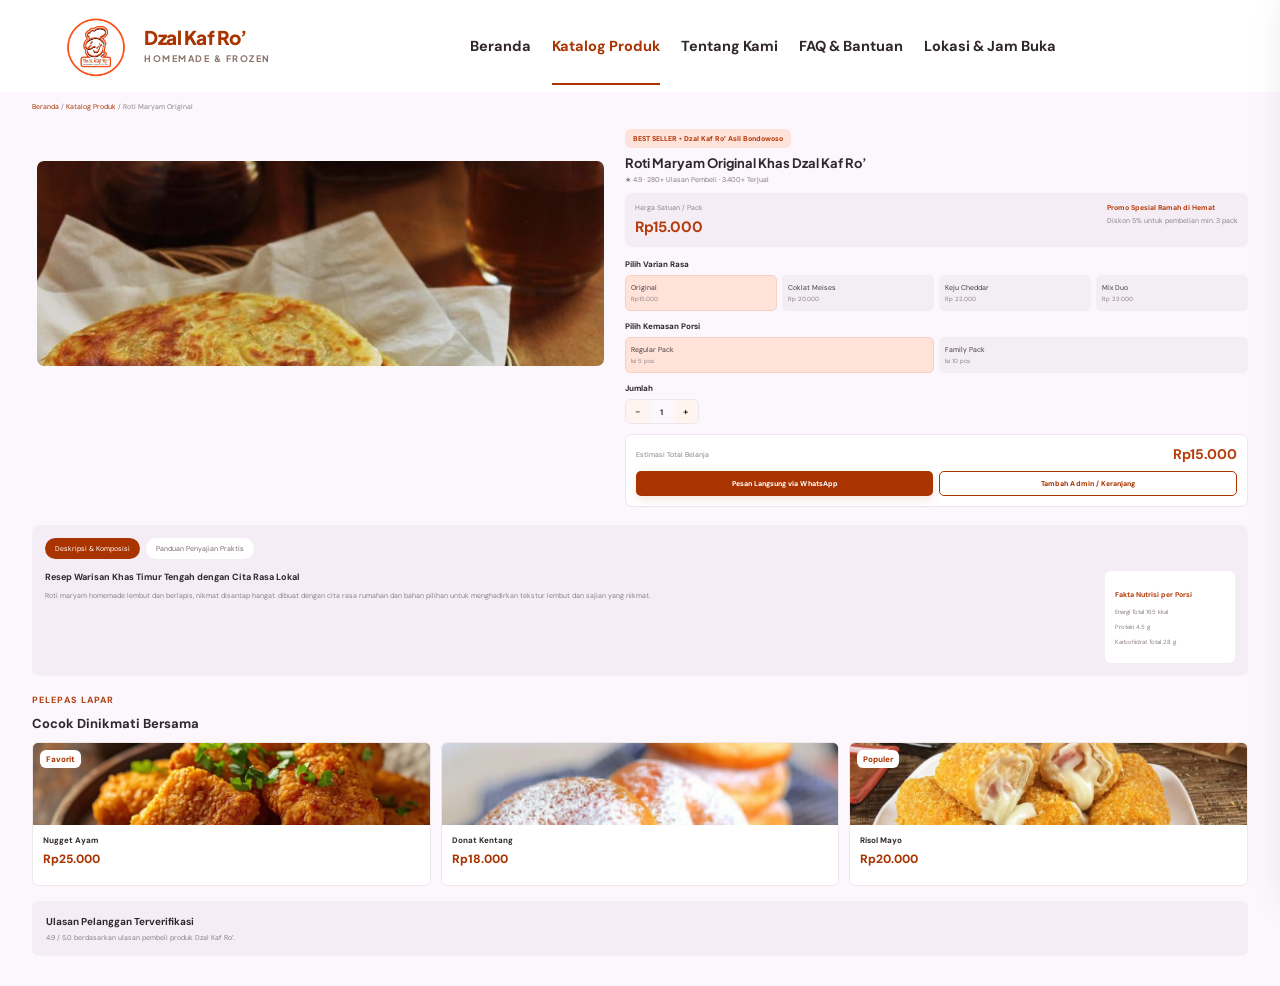
<file: homade/detail.html>
<!doctype html>
<html lang="id">
<head>
  <meta charset="UTF-8"/><meta name="viewport" content="width=device-width,initial-scale=1"/>
  <title>Dzal Kaf Ro’ — Aneka Frozen Food Homemade</title>
  <meta name="description" content="Aneka frozen food homemade khas Bondowoso. Temukan camilan favorit dan pesan dengan mudah."/>
  <link rel="icon" type="image/png" href="assets/logo-dzal-kaf-ro-asli.png"/>
  <link rel="stylesheet" href="style.css"/>
</head>
<body data-start-page="detail" data-default-id="1">
  <a class="whatsapp-float" href="https://wa.me/6281286066806" target="_blank" rel="noopener noreferrer" aria-label="Chat WhatsApp Dzal Kaf Ro’">✆ <span>Chat WhatsApp</span></a>
  <div id="toast" role="status" aria-live="polite"></div>
  <div class="topbar"><div class="container topbar-inner"><span>✦ Homemade dengan rasa istimewa, dibuat penuh cinta</span><span>📍 Bondowoso, Jawa Timur</span></div></div>
  <header class="site-header"><div class="container nav-inner">
    <a class="brand" href="beranda.html" aria-label="Dzal Kaf Ro’ beranda"><img class="brand-logo" src="assets/logo-dzal-kaf-ro-asli.png" alt="Logo resmi Dzal Kaf Ro’"><span class="brand-wordmark"><span class="brand-name">Dzal Kaf Ro’</span><span class="brand-tagline">HOMEMADE &amp; FROZEN</span></span></a>
    <button id="menuToggle" class="menu-toggle" aria-label="Buka navigasi" aria-expanded="false">☰</button>
    <nav id="mainNav" class="main-nav" aria-label="Navigasi utama"><a href="beranda.html" data-nav="beranda">Beranda</a><a href="katalog.html" data-nav="produk">Katalog Produk</a><a href="tentang-kami.html" data-nav="tentang">Tentang Kami</a><a href="faq.html" data-nav="faq">FAQ & Bantuan</a><a href="lokasi.html" data-nav="lokasi">Lokasi & Jam Buka</a></nav>
    <div class="nav-actions"><button class="icon-button" id="searchButton" aria-label="Cari produk">⌕</button><button class="cart-trigger" id="cartButton" aria-label="Lihat keranjang">🛒 <span id="cartCount">0</span></button></div>
  </div></header>
  <main id="app" tabindex="-1"></main>
  <footer class="footer"><div class="container footer-grid"><div><div class="footer-logo"><img class="footer-logo-image" src="assets/logo-dzal-kaf-ro-asli.png" alt="Logo resmi Dzal Kaf Ro’"></div><p>Aneka frozen food homemade khas Bondowoso. Camilan praktis, lezat, dan berkualitas untuk keluarga.</p></div><div><h4>Jelajahi</h4><a href="beranda.html">Beranda</a><a href="katalog.html">Produk Kami</a><a href="tentang-kami.html">Tentang Kami</a><a href="faq.html">FAQ</a><a href="lokasi.html">Lokasi</a></div><div><h4>Hubungi Kami</h4><p>📍 Bondowoso, Jawa Timur</p><p>💬 <a href="https://wa.me/6281286066806" target="_blank" rel="noopener noreferrer">+62 812-8606-6806</a></p><p>🕘 Konfirmasi jam operasional</p></div></div><div class="footer-bottom">© <span id="year"></span> Dzal Kaf Ro’. Dibuat dengan sepenuh hati.</div></footer>
  <div class="overlay" id="overlay" hidden></div><aside id="cartDrawer" class="cart-drawer" aria-label="Keranjang belanja" aria-hidden="true"><div class="drawer-head"><h2>Keranjang Saya</h2><button id="closeCart" class="icon-button" aria-label="Tutup keranjang">✕</button></div><div id="cartItems" class="drawer-body"></div><div class="drawer-foot"><div class="total-line"><span>Total</span><strong id="cartTotal">Rp0</strong></div><button id="checkoutButton" class="btn btn-primary wide">Lanjutkan Pemesanan →</button><small>Ini adalah demo frontend; pembayaran belum terhubung.</small></div></aside>
  <script>
const ROOT='assets/';
const baseProducts=[
{id:1,name:'Roti Maryam Original',category:'Roti & Pastry',price:15000,img:'asset_07.png',badge:'Terlaris',description:'Roti maryam homemade lembut dan berlapis, nikmat disantap hangat.'},
{id:2,name:'Nugget Ayam',category:'Frozen Food',price:25000,img:'asset_08.png',badge:'Favorit',description:'Ayam berbumbu gurih dengan balutan tepung renyah, siap digoreng.'},
{id:3,name:'Donat Kentang',category:'Camilan',price:18000,img:'asset_09.png',badge:'',description:'Donat empuk dengan taburan gula halus, pas untuk teman minum teh.'},
{id:4,name:'Risol Mayo',category:'Frozen Food',price:20000,img:'asset_10.png',badge:'Populer',description:'Risol homemade dengan isian lembut dan lapisan luar yang renyah.'},
{id:5,name:'Roti Maryam Cokelat',category:'Roti & Pastry',price:22000,img:'asset_06.png',badge:'Rekomendasi',description:'Roti maryam dengan sajian premium, renyah di luar lembut di dalam.'},
{id:6,name:'Risol Matcha',category:'Camilan',price:18000,img:'asset_13.png',badge:'',description:'Camilan pandan yang harum, lembut, dan menggugah selera.'},
{id:7,name:'Roti Maryam',category:'Roti & Pastry',price:23000,img:'asset_04.png',badge:'Spesial',description:'Olahan roti maryam khas Dzal Kaf Ro’, dibuat dari bahan pilihan.'},
{id:8,name:'Donat Gula Halus',category:'Camilan',price:16000,img:'asset_14.png',badge:'',description:'Donat klasik manis yang cocok dinikmati bersama keluarga.'}
];
const load=(k,def)=>{try{return JSON.parse(localStorage.getItem(k))??def}catch{return def}};
let products=load('dzalkafro_products',baseProducts),cart=load('dzalkafro_cart',[]),qty=1,activeFilter='Semua',search='',adminLogged=load('dzalkafro_admin',false);
const rupiah=v=>'Rp'+Number(v||0).toLocaleString('id-ID');
const esc=s=>String(s).replace(/[&<>"']/g,c=>({'&':'&amp;','<':'&lt;','>':'&gt;','"':'&quot;',"'":'&#39;'}[c]));
const app=document.getElementById('app');
function save(){localStorage.setItem('dzalkafro_cart',JSON.stringify(cart));localStorage.setItem('dzalkafro_products',JSON.stringify(products));updateCount()}
function updateCount(){document.getElementById('cartCount').textContent=cart.reduce((n,i)=>n+i.qty,0)}
function notify(s){const t=document.getElementById('toast');t.textContent=s;t.classList.add('show');clearTimeout(window.toastT);window.toastT=setTimeout(()=>t.classList.remove('show'),2400)}
function photo(p){return p.imgData||ROOT+(p.img||'asset_07.png')}
function cards(list){return list.length?`<div class="products-grid">${list.map(p=>`<article class="product-card"><div class="product-picture" onclick="location.href='detail.html#detail/${p.id}'"><img src="${photo(p)}" alt="${esc(p.name)}" loading="lazy">${p.badge?`<span class="product-badge">${esc(p.badge)}</span>`:''}</div><div class="product-info"><h3>${esc(p.name)}</h3><p>${esc(p.description)}</p><div class="product-price">${rupiah(p.price)}</div><div class="product-footer"><a class="text-link" href="detail.html#detail/${p.id}">Lihat Detail →</a><button class="card-add" onclick="addCart(${p.id},1)">+ Keranjang</button></div></div></article>`).join('')}</div>`:`<div class="empty">Tidak ada produk yang sesuai.</div>`}
function banner(title,trail=''){return `<div class="page-banner"><div class="container"><div class="breadcrumbs"><a href="beranda.html">Beranda</a> / ${esc(trail||title)}</div><h1>${esc(title)}</h1></div></div>`}
function home(){app.innerHTML=`<section class="hero"><div class="container hero-grid"><div><p class="eyebrow">Cita Rasa Homemade Khas Bondowoso</p><h1>Aneka Frozen Food <em>Homemade</em> Khas Bondowoso</h1><p>Lezat, praktis, dan dibuat dengan bahan pilihan. Temukan aneka camilan dan frozen food favorit untuk momen spesial bersama keluarga.</p><div class="hero-buttons"><a href="katalog.html" class="btn btn-primary">Belanja Sekarang →</a><a href="tentang-kami.html" class="btn btn-outline">Kenali Kami</a></div></div><div class="hero-media"><img src="${ROOT}asset_06.png" alt="Roti maryam homemade Dzal Kaf Ro’"><div class="floating-tag">★ Dibuat dengan Cinta<small>Fresh • Lezat • Homemade</small></div></div></div></section><div class="container features"><div class="feature"><span class="feature-icon">♡</span><div><b>Bahan Berkualitas</b><p>Dipilih untuk rasa yang istimewa</p></div></div><div class="feature"><span class="feature-icon">✦</span><div><b>Homemade Fresh</b><p>Dibuat secara higienis dengan sepenuh hati</p></div></div><div class="feature"><span class="feature-icon">♨</span><div><b>Praktis Disajikan</b><p>Siap diolah untuk berbagai suasana</p></div></div></div><section class="section"><div class="container"><div class="section-heading"><div><p class="eyebrow">Pilihan Favorit</p><h2 class="section-title">Menu Andalan Kami</h2><p class="section-copy">Berbagai pilihan frozen food dan camilan homemade yang siap menemani harimu.</p></div><a class="text-link" href="katalog.html">Lihat Semua Produk →</a></div>${cards(products.slice(0,4))}</div></section><section class="section section-pale"><div class="container about-grid"><div class="about-media"><img src="${ROOT}asset_04.png" alt="Sajian rumahan Dzal Kaf Ro’" loading="lazy"></div><div><p class="eyebrow">Tentang Dzal Kaf Ro’</p><h2 class="section-title">Cerita di Balik Kelezatan Kami</h2><p class="section-copy">Dzal Kaf Ro’ hadir dengan semangat menyajikan makanan homemade khas Bondowoso yang praktis tanpa melupakan cita rasa. Setiap produk kami dibuat untuk membawa kehangatan ke meja makan Anda.</p><div class="check-list"><div><i>✓</i> Cita rasa rumahan yang autentik</div><div><i>✓</i> Aneka pilihan menu untuk keluarga</div><div><i>✓</i> Praktis disimpan dan disajikan</div></div><a href="tentang-kami.html" class="btn btn-primary">Selengkapnya →</a></div></div></section><section class="section"><div class="container"><div class="section-heading"><div><p class="eyebrow">Pilihan Lainnya</p><h2 class="section-title">Jelajahi Menu Favorit</h2></div><a class="text-link" href="katalog.html">Lihat Semua →</a></div>${cards(products.slice(4,8))}</div></section><section class="section section-pale"><div class="container location-grid"><div><p class="eyebrow">Temukan Kami</p><h2 class="section-title">Lokasi Dzal Kaf Ro’</h2><p class="section-copy">Ingin tahu lokasi kami? Lihat petunjuk area dan hubungi kami untuk mengonfirmasi alamat atau pengambilan pesanan.</p><div class="location-card"><b>📍 Bondowoso, Jawa Timur</b><p>Konfirmasi titik lokasi dan ketersediaan produk sebelum berkunjung.</p></div><a href="lokasi.html" class="btn btn-primary">Lihat Lokasi →</a></div><a class="location-map location-map-link" href="https://maps.app.goo.gl/EWFwECyo6GUZQwJH8" target="_blank" rel="noopener noreferrer" aria-label="Buka lokasi Dzal Kaf Ro’ di Google Maps"><img src="${ROOT}asset_15.png" alt="Peta referensi lokasi Dzal Kaf Ro’" loading="lazy"><div class="map-brand-cover">📍 Dzal Kaf Ro’ · Buka Google Maps ↗</div></a></div></section><section class="section"><div class="container cta"><div><h2>Yuk, Nikmati Kelezatan Homemade!</h2><p>Pilih menu favoritmu dan masukkan ke keranjang sekarang.</p></div><a class="btn" href="katalog.html">Pesan Sekarang →</a></div></section>`}
function catalog(){
 let categories=[['Semua Kategori','Semua'],['Roti Maryam','Roti & Pastry'],['Nugget Ayam','Frozen Food'],['Donat Mini','Camilan'],['Risol Mayo','Frozen Food'],['Pastry & Camilan Gurih','Camilan']];
 let filtered=products.filter(p=>(activeFilter==='Semua'||p.category===activeFilter||activeFilter==='Semua Kategori')&&`${p.name} ${p.description}`.toLowerCase().includes(search.toLowerCase()));
 app.innerHTML=`<section class="catalog-reference"><div class="catalog-reference-hero"><div class="catalog-reference-inner"><div><span class="catalog-kicker">100% HALAL & TANPA PENGAWET BUATAN</span><h1>Katalog Aneka Frozen Food<br>Khas Bondowoso</h1><p>Pilihan hidangan beku homemade premium siap saji. Dibuat dari bahan rempah bermutu tinggi, higienis, dan tersimpan aman di freezer untuk kebutuhan keluarga.</p></div><div class="catalog-reference-stats"><div><b>12+</b><small>Variasi Menu</small></div><div><b>4.9</b><small>Kepuasan Rasa</small></div><div><b>100%</b><small>Homemade</small></div></div></div></div><div class="catalog-reference-body"><div class="catalog-reference-tools"><input id="productSearch" type="search" placeholder="⌕ Cari Roti Maryam, Nugget, Donat Mini, Risol Mayo..." value="${esc(search)}" aria-label="Cari produk"><div class="catalog-tool-pills"><span>● Stok Ready</span><span>♡ Promo Hemat</span><span>Terpopuler</span></div></div><div class="catalog-reference-filters">${categories.map(([label,value],i)=>`<button class="${(i===0&&activeFilter==='Semua')||activeFilter===value?'active':''}" data-filter="${value}">${label}</button>`).join('')}</div><div class="catalog-result-label">Menampilkan <b>${filtered.length} Produk</b></div><div id="catalogResults">${cards(filtered)}</div><div class="catalog-reference-cta"><h2>Mau Buka Usaha atau Butuh Pasokan Makanan Frozen food?</h2><p>Dapatkan harga grosir beku khusus dengan potongan hingga 25% untuk pesanan minimal 20 pack.</p><p>Cocok untuk warung kopi, kantin sekolah, resto cepat saji, dan reseller luar kota Bondowoso.</p></div></div></section>`;
 document.getElementById('productSearch').addEventListener('input',e=>{search=e.target.value;updateCatalog()});
 document.querySelectorAll('[data-filter]').forEach(b=>b.onclick=()=>{activeFilter=b.dataset.filter;updateCatalog()});
}
function updateCatalog(){document.querySelectorAll('[data-filter]').forEach(b=>b.classList.toggle('active',b.dataset.filter===activeFilter));let filtered=products.filter(p=>(activeFilter==='Semua'||p.category===activeFilter)&&`${p.name} ${p.description}`.toLowerCase().includes(search.toLowerCase()));document.getElementById('catalogResults').innerHTML=cards(filtered)}
function detail(id){
 const p=products.find(x=>x.id===+id);if(!p){notfound();return}qty=1;
 const related=products.filter(x=>x.id!==p.id).slice(0,3);
 app.innerHTML=`<section class="detail-reference"><div class="detail-reference-top"><a href="beranda.html">Beranda</a> / <a href="katalog.html">Katalog Produk</a> / ${esc(p.name)}</div><div class="detail-reference-main"><div class="detail-reference-photo"><img src="${photo(p)}" alt="${esc(p.name)}"></div><div class="detail-reference-info"><span class="detail-best">BEST SELLER • Dzal Kaf Ro’ Asli Bondowoso</span><h1>${esc(p.name)} Khas Dzal Kaf Ro’</h1><p class="detail-rating">★ 4.9 · 280+ Ulasan Pembeli · 3.400+ Terjual</p><div class="detail-price-panel"><div><small>Harga Satuan / Pack</small><strong>${rupiah(p.price)}</strong></div><div><b>Promo Spesial Ramah di Hemat</b><small>Diskon 5% untuk pembelian min. 3 pack</small></div></div><h3>Pilih Varian Rasa</h3><div class="detail-options"><button class="selected">Original<small>${rupiah(p.price)}</small></button><button>Coklat Meises<small>Rp 20.000</small></button><button>Keju Cheddar<small>Rp 22.000</small></button><button>Mix Duo<small>Rp 23.000</small></button></div><h3>Pilih Kemasan Porsi</h3><div class="detail-options package-options"><button class="selected">Regular Pack<small>Isi 5 pcs</small></button><button>Family Pack<small>Isi 10 pcs</small></button></div><h3>Jumlah</h3><div class="qty"><button id="minusQty" aria-label="Kurangi jumlah">−</button><strong id="detailQty">1</strong><button id="plusQty" aria-label="Tambah jumlah">+</button></div><div class="detail-checkout-panel"><div><small>Estimasi Total Belanja</small><strong id="detailEstimate">${rupiah(p.price)}</strong></div><div class="detail-checkout-actions"><button id="detailAdd" class="btn btn-primary">Pesan Langsung via WhatsApp</button><button id="detailCart" class="btn btn-outline">Tambah Admin / Keranjang</button></div></div></div></div><section class="detail-reference-description"><div class="detail-tabs"><button class="active" data-detail-tab="desc">Deskripsi & Komposisi</button><button data-detail-tab="prep">Panduan Penyajian Praktis</button></div><div class="detail-description-content"><div><h2>Resep Warisan Khas Timur Tengah dengan Cita Rasa Lokal</h2><p>${esc(p.description)} dibuat dengan cita rasa rumahan dan bahan pilihan untuk menghadirkan tekstur lembut dan sajian yang nikmat.</p></div><aside><b>Fakta Nutrisi per Porsi</b><p>Energi Total 165 kkal</p><p>Protein 4.5 g</p><p>Karbohidrat Total 28 g</p></aside></div></section><section class="detail-related"><p class="eyebrow">PELEPAS LAPAR</p><h2>Cocok Dinikmati Bersama</h2>${cards(related)}</section><section class="detail-reviews"><h2>Ulasan Pelanggan Terverifikasi</h2><p>4.9 / 5.0 berdasarkan ulasan pembeli produk Dzal Kaf Ro’.</p></section></section>`;
 const updateQty=()=>{document.getElementById('detailQty').textContent=qty;document.getElementById('detailEstimate').textContent=rupiah(p.price*qty)};
 document.getElementById('minusQty').onclick=()=>{qty=Math.max(1,qty-1);updateQty()};
 document.getElementById('plusQty').onclick=()=>{qty++;updateQty()};
 document.getElementById('detailCart').onclick=()=>addCart(p.id,qty);
 document.getElementById('detailAdd').onclick=()=>{addCart(p.id,qty);const msg=`Halo Dzal Kaf Ro’, saya ingin memesan ${p.name} sebanyak ${qty} pack.`;window.open('https://wa.me/6281286066806?text='+encodeURIComponent(msg),'_blank','noopener,noreferrer')};
 document.querySelectorAll('[data-detail-tab]').forEach(b=>b.onclick=()=>{document.querySelectorAll('[data-detail-tab]').forEach(x=>x.classList.toggle('active',x===b));const content=document.querySelector('.detail-description-content>div');content.innerHTML=b.dataset.detailTab==='desc'?`<h2>Resep Warisan Khas Timur Tengah dengan Cita Rasa Lokal</h2><p>${esc(p.description)} dibuat dengan cita rasa rumahan dan bahan pilihan untuk menghadirkan tekstur lembut dan sajian yang nikmat.</p>`:`<h2>Panduan Penyajian Praktis</h2><p>Panaskan produk sesuai jenisnya hingga matang dan sajikan selagi hangat. Untuk produk frozen, cairkan seperlunya sebelum diolah.</p>`});
 document.querySelectorAll('.detail-options button').forEach(b=>b.onclick=()=>{b.parentElement.querySelectorAll('button').forEach(x=>x.classList.toggle('selected',x===b))});
}
function about(){
 app.innerHTML=`<section class="reference-page about-reference"><div class="about-reference-heading"><p class="eyebrow">TENTANG Dzal Kaf Ro’</p><h1>Cerita di Balik Kelezatan</h1><h2>Dzal Kaf Ro’</h2><p>Dari dapur rumahan, tumbuh dengan rasa dan kualitas yang selalu dijaga.</p></div><div class="about-reference-grid"><article class="about-reference-story"><h3>Our Journey</h3><p>Dzal Kaf Ro’ berdiri sejak 2015, berawal dari ketertarikan pada makanan rumahan yang sederhana dan lezat.</p><p>Seiring waktu, kami terus berkembang melalui layanan reseller dan katering, dengan tetap menjaga cita rasa serta kualitas terbaik di setiap sajian.</p></article><aside class="about-reference-aside"><div><h3>Rasa Rumahan,<br>Kualitas Terjaga</h3><p>Menghadirkan makanan lezat untuk menemani setiap momen.</p><span>Sejak 2015</span></div></aside></div><div class="about-reference-stats"><div><small>BERDIRI SEJAK</small><b>2015</b></div><div><small>FOKUS</small><b>Rasa & Kualitas</b></div><div><small>LAYANAN</small><b>Reseller & Katering</b></div></div></section>`;
}

function faq(){
 const items=[
  ['Apa itu Dzal Kaf Ro’?','Usaha kuliner yang menyediakan makanan lezat dengan harga terjangkau.'],
  ['Bagaimana cara memesan?','Pesan melalui WhatsApp atau kontak yang tersedia di website.'],
  ['Apakah menerima pesanan untuk acara?','Ya, tersedia pesanan dalam jumlah banyak untuk berbagai acara.'],
  ['Kapan Dzal Kaf Ro’ buka?','Setiap hari, pukul 09.00–21.00 WIB.']
 ];
 app.innerHTML=`<section class="reference-page faq-reference"><div class="reference-banner"><div class="reference-banner-inner"><p>BANTUAN & INFORMASI</p><div><h1>FAQ</h1><span>Pertanyaan yang sering ditanyakan tentang Dzal Kaf Ro’</span></div></div></div><div class="faq-reference-content"><div class="faq-reference-list">${items.map(([q,a])=>`<details class="faq-reference-item" open><summary>${q}</summary><p>${a}</p></details>`).join('')}</div></div></section>`;
}

function locationPage(){
 app.innerHTML=`<section class="reference-page location-reference"><p class="eyebrow">KUNJUNGI & PESAN LANGSUNG</p><h1>Lokasi Toko & Jam Operasional</h1><a class="location-map-link" href="https://maps.app.goo.gl/EWFwECyo6GUZQwJH8" target="_blank" rel="noopener noreferrer" aria-label="Buka lokasi Dzal Kaf Ro’ di Google Maps"><div class="location-reference-map"><img src="${ROOT}asset_15.png" alt="Peta lokasi toko Dzal Kaf Ro’"></div><span class="location-map-cta">📍 Buka Petunjuk Arah di Google Maps <span aria-hidden="true">↗</span></span></a><div class="location-reference-details"><article><b>Alamat Toko</b><p>Jl. Perikanan RT 20, Tenggarang, Bondowoso</p><a class="location-text-link" href="https://maps.app.goo.gl/EWFwECyo6GUZQwJH8" target="_blank" rel="noopener noreferrer">Lihat alamat di Google Maps →</a></article><article><b>Jam Buka Operasional</b><p>Setiap hari • 08.00–20.00 WIB</p></article></div></section>`;
}
function login(){if(adminLogged){location.href='dashboard-admin.html';return}app.innerHTML=`<section class="login-page"><div class="login-panel login-panel-split"><div class="login-brand-panel"><img class="login-logo-image" src="assets/logo-dzal-kaf-ro-light.svg" alt="Logo Dzal Kaf Ro’"><small>PORTAL RESMI TERINTEGRASI</small><h2>Dzal Kaf Ro’</h2><h3>Sistem Kelola Dapur & Pesanan Tradisional</h3><p>Pusat kendali operasional website digital, administrasi stok, katalog, hingga alur pesanan.</p><div class="login-perk">✓ Single Sign-On Terpusat</div><div class="login-perk">✓ Integrasi WhatsApp & Nota Cepat</div><span class="login-footnote">BONDOWOSO, JAWA TIMUR</span></div><div class="login-form-panel"><p class="eyebrow">SELAMAT DATANG KEMBALI</p><h1>Masuk Dashboard Admin</h1><p class="section-copy">Masukkan akun administrator untuk mengelola website Dzal Kaf Ro’.</p><form id="loginForm"><div class="form-group"><label>Alamat Email / Username</label><input id="username" required autocomplete="username" placeholder="admin@dzalkafro.com"></div><div class="form-group"><label>Kata Sandi</label><input id="password" type="password" required autocomplete="current-password" placeholder="Masukkan kata sandi"></div><div class="login-options"><label><input type="checkbox"> Ingat saya di perangkat ini</label><span>Lupa Kata Sandi?</span></div><button class="btn btn-primary wide" type="submit">Masuk ke Dashboard Admin →</button></form><p class="hint">Mode demo: username <b>admin</b> dan password <b>admin123</b>.</p><a class="text-link" href="beranda.html">← Kembali ke Beranda</a></div></div></section>`;document.getElementById('loginForm').onsubmit=e=>{e.preventDefault();if(document.getElementById('username').value==='admin'&&document.getElementById('password').value==='admin123'){adminLogged=true;localStorage.setItem('dzalkafro_admin','true');location.href='dashboard-admin.html';notify('Berhasil masuk ke mode demo')}else notify('Username atau password demo salah')}}
function adminShell(page,content){
 const items=[['dashboard','▦','Ringkasan Panel'],['kelola','▤','Kelola Produk'],['tambah','＋','Tambah Produk']];
 app.innerHTML=`<div class="admin-layout"><aside class="admin-sidebar"><a class="admin-logo" href="dashboard-admin.html"><img class="admin-logo-image" src="assets/logo-dzal-kaf-ro-asli.png" alt="Logo Dzal Kaf Ro’"><span>DZAL KAF RO’<small>ADMIN PANEL</small></span></a><div class="admin-side-label">MENU UTAMA</div><nav aria-label="Navigasi admin">${items.map(([slug,ic,label])=>`<a class="admin-side-link ${page===slug?'selected':''}" href="${slug==='dashboard'?'dashboard-admin.html':slug==='kelola'?'kelola-produk.html':'tambah-produk.html'}"><span>${ic}</span>${label}</a>`).join('')}</nav><div class="admin-side-footer"><a href="beranda.html">↗ Lihat Website</a><button id="adminLogout">↪ Keluar</button></div></aside><div class="admin-workspace"><div class="admin-toolbar"><span>Dzalkaf Ro’ / <strong>${items.find(x=>x[0]===page)?.[2]||'Admin'}</strong></span><div class="admin-account"><span class="admin-avatar">A</span> Administrator</div></div><div class="admin-content">${content}</div></div></div>`;
 document.getElementById('adminLogout').onclick=()=>{adminLogged=false;localStorage.removeItem('dzalkafro_admin');location.href='admin-login.html';notify('Berhasil keluar')};
}
function adminHeading(title,subtitle,action=''){return `<div class="admin-heading"><div><p class="eyebrow">DZAL KAF RO’ / ADMINISTRASI</p><h1>${title}</h1><p>${subtitle}</p></div>${action}</div>`}
function dashboard(){if(!adminLogged){location.href='admin-login.html';return}
 const total=products.length, categories=new Set(products.map(p=>p.category)).size;
 const lowStock=products.filter(p=>Number(p.stock||0)>0&&Number(p.stock||0)<=5).length;
 const tableRows=products.slice(0,6).map(p=>`<tr><td><div class="table-product"><img src="${photo(p)}" alt=""><span><b>${esc(p.name)}</b><small>${esc(p.category)}</small></span></div></td><td>${esc(p.category)}</td><td class="price-cell">${rupiah(p.price)}</td><td><span class="status-pill">Aktif</span></td><td><a class="table-edit" href="edit-produk.html#edit/${p.id}">Edit</a></td></tr>`).join('')||'<tr><td colspan="5" class="empty">Belum ada produk.</td></tr>';
 adminShell('dashboard',`<div class="admin-welcome"><div><p class="eyebrow">DZAL KAF RO’ / ADMINISTRASI</p><h1>Dashboard Admin</h1><p>Kelola katalog dan pantau ringkasan produk Dzal Kaf Ro’.</p></div><span class="welcome-chip">● Sistem Aktif</span></div>
 <div class="admin-stats admin-stats-four"><article><small>Produk Aktif</small><strong>${total}</strong><span class="stat-note">Total produk terdaftar</span></article><article><small>Kategori Produk</small><strong>${categories}</strong><span class="stat-note">Kategori tersedia</span></article><article><small>Stok Menipis</small><strong>${lowStock}</strong><span class="stat-note">Perlu diperiksa</span></article><article><small>Status Database</small><strong class="stat-word">Lokal</strong><span class="stat-note">Penyimpanan browser</span></article></div>
 <div class="dashboard-work-grid"><section class="admin-card dashboard-products"><div class="admin-card-title"><div><h2>Katalog Produk DzalKafFood</h2><small>Daftar produk yang tampil di website</small></div><a href="kelola-produk.html" class="btn btn-primary btn-xs">Lihat Semua</a></div><div class="table-scroll"><table class="admin-table"><thead><tr><th>PRODUK</th><th>KATEGORI</th><th>HARGA</th><th>STOK</th><th>STATUS</th></tr></thead><tbody>${tableRows}</tbody></table></div></section>
 <section class="admin-card dashboard-quick"><div class="admin-card-title"><h2>Tambah Produk</h2></div><p class="admin-subcopy">Masukkan produk baru ke katalog website.</p><form id="quickProductForm"><div class="form-group"><label for="quickName">Nama Produk</label><input id="quickName" required placeholder="Contoh: Roti Maryam"></div><div class="form-group"><label for="quickCategory">Kategori</label><select id="quickCategory"><option>Frozen Food</option><option>Roti & Pastry</option><option>Camilan</option></select></div><div class="form-group"><label for="quickPrice">Harga (Rp)</label><input id="quickPrice" type="number" min="1" required placeholder="15000"></div><button class="btn btn-primary wide" type="submit">＋ Simpan Produk</button></form><a class="quick-more" href="tambah-produk.html">Pengaturan produk lengkap →</a></section></div>`);
 document.getElementById('quickProductForm').onsubmit=e=>{e.preventDefault();const name=document.getElementById('quickName').value.trim(),price=Number(document.getElementById('quickPrice').value),category=document.getElementById('quickCategory').value;if(!name||!price||price<1){notify('Lengkapi data produk');return}products.unshift({id:Math.max(0,...products.map(x=>x.id))+1,name,category,price,stock:0,description:'Produk homemade Dzal Kaf Ro’.',img:'asset_07.png',badge:''});save();location.href='dashboard-admin.html';notify('Produk berhasil ditambahkan')};
}
function manageProducts(){if(!adminLogged){location.href='admin-login.html';return}
 adminShell('kelola',`<div class="admin-welcome"><div><p class="eyebrow">DZAL KAF RO’ / INVENTARIS</p><h1>Kelola Produk & Inventaris Frozen Food</h1><p>Atur katalog, harga, stok, dan informasi produk yang ditampilkan.</p></div><a href="tambah-produk.html" class="btn btn-primary">＋ Tambah Produk Baru</a></div>
 <div class="admin-stats admin-stats-four"><article><small>Produk Terdaftar</small><strong>${products.length}</strong><span class="stat-note">Dalam katalog</span></article><article><small>Total Kategori</small><strong>${new Set(products.map(p=>p.category)).size}</strong><span class="stat-note">Jenis produk</span></article><article><small>Stok Menipis</small><strong>${products.filter(p=>Number(p.stock||0)>0&&Number(p.stock||0)<=5).length}</strong><span class="stat-note">Perlu restock</span></article><article><small>Status Penyimpanan</small><strong class="stat-word">Lokal</strong><span class="stat-note">Browser perangkat ini</span></article></div>
 <section class="admin-card manage-card"><div class="admin-card-title"><div><h2>Daftar Produk</h2><small id="resultCount">${products.length} produk ditemukan</small></div><a href="tambah-produk.html" class="btn btn-primary btn-xs">＋ Tambah Produk</a></div><div class="admin-table-tools"><input id="adminSearch" aria-label="Cari produk" placeholder="⌕ Cari nama produk, kategori..." /><span class="table-helper">Kelola informasi produk dan stok</span></div><div class="admin-filter-tabs"><button type="button" class="active" data-admin-filter="Semua">Semua Produk</button>${['Frozen Food','Roti & Pastry','Camilan'].map(c=>`<button type="button" data-admin-filter="${c}">${c}</button>`).join('')}</div><div class="table-scroll"><table class="admin-table"><thead><tr><th>PRODUK</th><th>KATEGORI</th><th>HARGA</th><th>STOK</th><th>STATUS</th><th>AKSI</th></tr></thead><tbody id="adminTableRows"></tbody></table></div></section>`);
 const searchEl=document.getElementById('adminSearch');let adminFilter='Semua';
 function rows(){const filtered=products.filter(p=>(adminFilter==='Semua'||p.category===adminFilter)&&`${p.name} ${p.category}`.toLowerCase().includes(searchEl.value.toLowerCase()));document.getElementById('resultCount').textContent=`${filtered.length} produk ditemukan`;document.getElementById('adminTableRows').innerHTML=filtered.map(p=>`<tr><td><div class="table-product"><img src="${photo(p)}" alt=""><span><b>${esc(p.name)}</b><small>ID #${p.id}</small></span></div></td><td>${esc(p.category)}</td><td class="price-cell">${rupiah(p.price)}</td><td>${Number(p.stock||0)} pcs</td><td><span class="status-pill">${Number(p.stock||0)<=5?'Periksa stok':'Aktif'}</span></td><td><div class="action-group"><a href="edit-produk.html#edit/${p.id}" aria-label="Edit ${esc(p.name)}" title="Edit produk">✎</a><button data-delete="${p.id}" aria-label="Hapus ${esc(p.name)}" title="Hapus produk">×</button></div></td></tr>`).join('')||'<tr><td colspan="6" class="empty">Produk tidak ditemukan.</td></tr>';document.querySelectorAll('[data-delete]').forEach(b=>b.onclick=()=>{if(confirm('Yakin ingin menghapus produk ini?')){products=products.filter(p=>p.id!==Number(b.dataset.delete));cart=cart.filter(p=>p.id!==Number(b.dataset.delete));save();rows();notify('Produk dihapus')}})}
 searchEl.addEventListener('input',rows);document.querySelectorAll('[data-admin-filter]').forEach(btn=>btn.onclick=()=>{adminFilter=btn.dataset.adminFilter;document.querySelectorAll('[data-admin-filter]').forEach(x=>x.classList.toggle('active',x===btn));rows()});rows()
}
function productForm(editId){if(!adminLogged){location.href='admin-login.html';return}
 const editing=editId!==undefined,p=editing?products.find(x=>x.id===Number(editId)):null;if(editing&&!p){location.href='kelola-produk.html';return}
 const page=editing?'edit':'tambah',title=editing?'Edit Produk':'Tambah Produk';
 const optionImages=['asset_07.png','asset_08.png','asset_09.png','asset_10.png','asset_06.png','asset_13.png','asset_04.png','asset_14.png','asset_18.png'];
 adminShell(page,`<div class="admin-welcome"><div><p class="eyebrow">DZAL KAF RO’ / PRODUK</p><h1>${title}</h1><p>${editing?'Perbarui informasi produk yang sudah ada.':'Tambahkan produk baru ke katalog Dzal Kaf Ro’.'}</p></div><a href="kelola-produk.html" class="btn btn-outline">← Kembali ke Produk</a></div>
 <section class="admin-card admin-edit-card"><div class="admin-card-title"><div><h2>Informasi Produk</h2><small>Lengkapi data produk di bawah ini</small></div><span class="required-note">* Wajib diisi</span></div><form id="productAdminForm" class="product-admin-form">
 <div class="form-group"><label for="apName">Nama Produk <em>*</em></label><input id="apName" name="name" required maxlength="90" placeholder="Contoh: Roti Maryam" value="${esc(p?.name||'')}"></div>
 <div class="form-group"><label for="apCategory">Kategori <em>*</em></label><select id="apCategory" name="category" required>${['Frozen Food','Roti & Pastry','Camilan'].map(c=>`<option ${p?.category===c?'selected':''}>${c}</option>`).join('')}</select></div>
 <div class="form-group"><label for="apPackage">Isi Kemasan</label><input id="apPackage" name="package" placeholder="Contoh: 4 pcs" value="${esc(p?.package||'')}"></div>
 <div class="form-group"><label for="apPrice">Harga (Rp) <em>*</em></label><input id="apPrice" name="price" type="number" min="1" required placeholder="Contoh: 25000" value="${p?.price||''}"></div>
 <div class="form-group"><label for="apStock">Stok</label><input id="apStock" name="stock" type="number" min="0" placeholder="Contoh: 20" value="${p?.stock??''}"></div>
 <div class="form-group form-span"><label for="apDescription">Deskripsi Produk <em>*</em></label><textarea id="apDescription" name="description" required maxlength="500" placeholder="Tulis deskripsi produk...">${esc(p?.description||'')}</textarea></div>
 <div class="form-group form-span"><label for="apImg">Foto Produk</label><input id="apImg" type="file" accept="image/*"><p class="field-help">Pilih foto produk dari perangkat (maksimal 2 MB).</p><div class="admin-image-preview"><img id="adminPreview" src="${photo(p||{img:optionImages[0]})}" alt="Pratinjau foto produk"><span>Pratinjau foto produk</span></div></div>
 <div class="form-group"><label for="apBadge">Label Produk</label><input id="apBadge" name="badge" maxlength="20" placeholder="Contoh: Terlaris" value="${esc(p?.badge||'')}"></div>
 <div class="admin-form-actions form-span"><a href="kelola-produk.html" class="btn btn-outline">Batal</a><button type="submit" class="btn btn-primary">✓ ${editing?'Simpan Perubahan':'Simpan Produk'}</button></div>
 </form></section>`);
 let uploadedImage=p?.imgData||'';document.getElementById('apImg').onchange=e=>{const file=e.target.files[0];if(!file)return;if(file.size>2*1024*1024){e.target.value='';notify('Ukuran foto maksimal 2 MB');return}const reader=new FileReader();reader.onload=()=>{uploadedImage=String(reader.result);document.getElementById('adminPreview').src=uploadedImage};reader.readAsDataURL(file)};
 document.getElementById('productAdminForm').onsubmit=e=>{e.preventDefault();const f=new FormData(e.currentTarget),data={name:String(f.get('name')).trim(),category:String(f.get('category')),package:String(f.get('package')||'').trim(),price:Number(f.get('price')),stock:Number(f.get('stock')||0),description:String(f.get('description')).trim(),img:p?.img||'asset_07.png',imgData:uploadedImage,badge:String(f.get('badge')).trim()};if(!data.name||!data.description||!Number.isFinite(data.price)||data.price<=0){notify('Periksa kembali data produk');return}if(editing){Object.assign(p,data)}else{products.unshift({id:Math.max(0,...products.map(x=>x.id))+1,...data})}save();location.href='kelola-produk.html';notify(editing?'Perubahan produk disimpan':'Produk berhasil ditambahkan')}
}
function notfound(){app.innerHTML=`<section class="container not-found"><h1>Halaman tidak ditemukan</h1><p>Alamat yang kamu tuju belum tersedia.</p><a class="btn btn-primary" href="beranda.html">Kembali ke Beranda</a></section>`}
function addCart(id,amount){const p=products.find(p=>p.id===id);if(!p)return;const row=cart.find(i=>i.id===id);row?row.qty+=amount:cart.push({id,qty:amount});save();notify(`${p.name} ditambahkan ke keranjang`)}
function renderCart(){let sum=0;document.getElementById('cartItems').innerHTML=cart.length?cart.map(item=>{let p=products.find(p=>p.id===item.id);if(!p)return '';sum+=p.price*item.qty;return `<div class="drawer-item"><img src="${photo(p)}" alt="${esc(p.name)}"><div style="flex:1"><h4>${esc(p.name)}</h4><p>${rupiah(p.price)} × ${item.qty}</p><button onclick="changeCart(${p.id},-1)">− Kurangi</button> | <button onclick="changeCart(${p.id},1)">+ Tambah</button></div><button aria-label="Hapus ${esc(p.name)}" onclick="removeCart(${p.id})">✕</button></div>`}).join(''):`<div class="empty">🛒<br><br>Keranjang masih kosong.<br><br><a class="btn btn-primary" href="katalog.html" onclick="toggleCart(false)">Jelajahi Produk</a></div>`;document.getElementById('cartTotal').textContent=rupiah(sum);document.getElementById('checkoutButton').disabled=!cart.length}
function changeCart(id,d){const row=cart.find(i=>i.id===id);if(row){row.qty+=d;if(row.qty<=0)cart=cart.filter(i=>i.id!==id)}save();renderCart()}
function removeCart(id){cart=cart.filter(i=>i.id!==id);save();renderCart()}
function toggleCart(open){const drawer=document.getElementById('cartDrawer');drawer.classList.toggle('open',open);drawer.setAttribute('aria-hidden',String(!open));document.getElementById('overlay').hidden=!open;if(open)renderCart()}
function checkout(){if(!cart.length){notify('Keranjang masih kosong');return}const details=cart.map(i=>{const p=products.find(x=>x.id===i.id);return p?`${p.name} x${i.qty} = ${rupiah(p.price*i.qty)}`:''}).filter(Boolean);const total=cart.reduce((s,i)=>s+(products.find(p=>p.id===i.id)?.price||0)*i.qty,0);const message=`Halo Dzal Kaf Ro’, saya ingin pesan:\n${details.map(x=>'• '+x).join('\n')}\nTotal: ${rupiah(total)}\nMohon konfirmasi stok dan cara pemesanan.`;window.open('https://wa.me/6281286066806?text='+encodeURIComponent(message),'_blank','noopener,noreferrer');notify('Membuka WhatsApp untuk konfirmasi pesanan')}
function router(){let [page,arg]=(location.hash.slice(1)||document.body.dataset.startPage||'beranda').split('/');page=(page||'beranda').toLowerCase().replace(/\/$/,'');if(page==='faqs'||page==='faq-bantuan')page='faq';document.body.dataset.page=page;document.querySelectorAll('[data-nav]').forEach(a=>a.classList.toggle('active',a.dataset.nav===page||(page==='detail'&&a.dataset.nav==='produk')));document.getElementById('mainNav').classList.remove('open');document.body.classList.toggle('is-admin',['login','dashboard','kelola','tambah','edit'].includes(page));document.getElementById('menuToggle').setAttribute('aria-expanded','false');toggleCart(false);switch(page){case'beranda':home();break;case'produk':catalog();break;case'detail':detail(arg||document.body.dataset.defaultId||1);break;case'tentang':about();break;case'faq':faq();break;case'lokasi':locationPage();break;case'login':login();break;case'dashboard':dashboard();break;case'kelola':manageProducts();break;case'tambah':productForm();break;case'edit':productForm(arg||document.body.dataset.defaultId||1);break;default:notfound()}window.scrollTo(0,0)}
document.getElementById('year').textContent=new Date().getFullYear();document.getElementById('menuToggle').onclick=()=>{let e=document.getElementById('mainNav');e.classList.toggle('open');document.getElementById('menuToggle').setAttribute('aria-expanded',e.classList.contains('open'))};document.getElementById('cartButton').onclick=()=>toggleCart(true);document.getElementById('closeCart').onclick=()=>toggleCart(false);document.getElementById('overlay').onclick=()=>toggleCart(false);document.getElementById('searchButton').onclick=()=>{location.href='katalog.html';setTimeout(()=>document.getElementById('productSearch')?.focus(),40)};document.getElementById('checkoutButton').onclick=checkout;document.addEventListener('keydown',e=>{if(e.key==='Escape')toggleCart(false)});window.addEventListener('hashchange',router);updateCount();router();


</script>
</body></html>
</file>
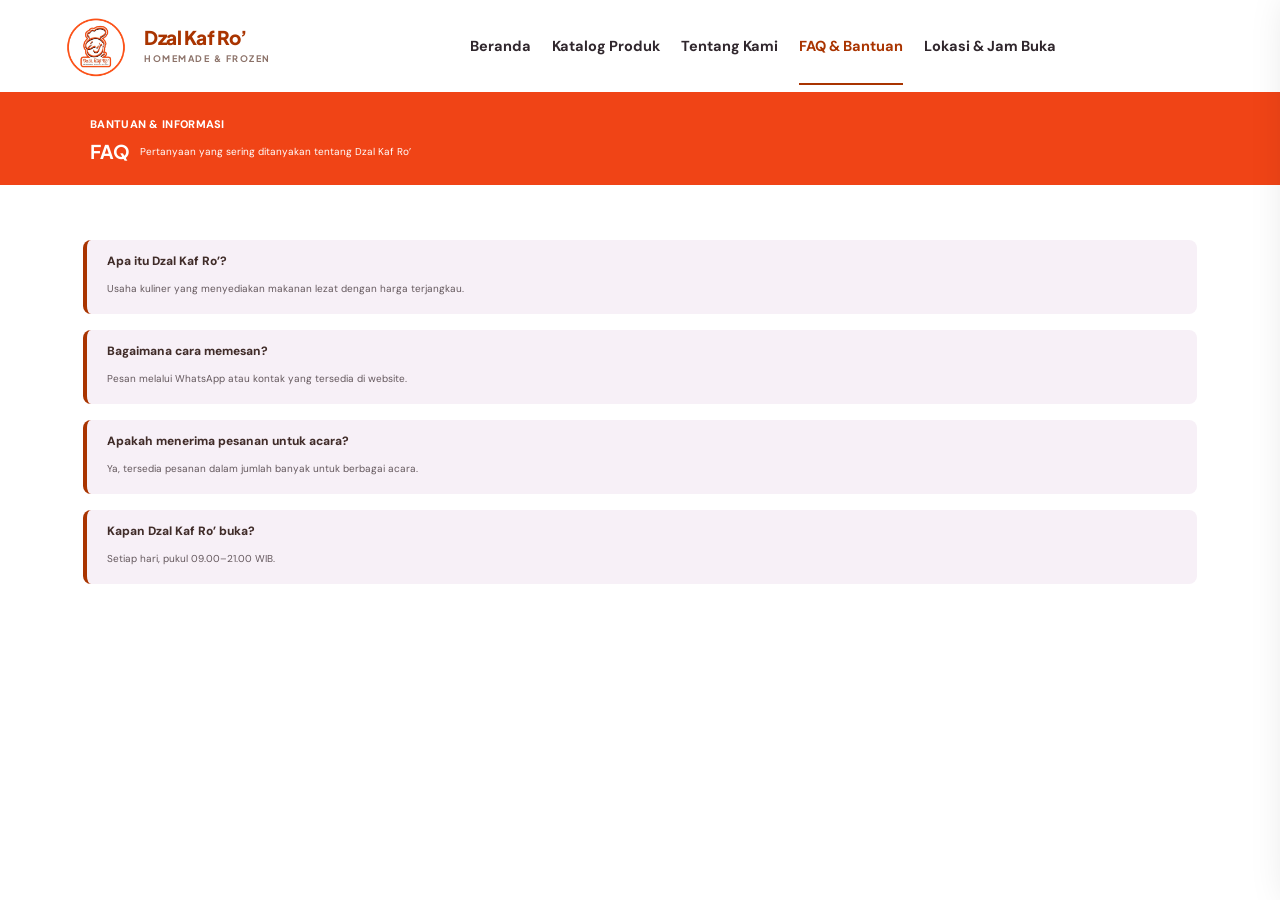
<file: homade/faq.html>
<!doctype html>
<html lang="id">
<head>
  <meta charset="UTF-8"/><meta name="viewport" content="width=device-width,initial-scale=1"/>
  <title>Dzal Kaf Ro’ — Aneka Frozen Food Homemade</title>
  <meta name="description" content="Aneka frozen food homemade khas Bondowoso. Temukan camilan favorit dan pesan dengan mudah."/>
  <link rel="icon" type="image/png" href="assets/logo-dzal-kaf-ro-asli.png"/>
  <link rel="stylesheet" href="style.css"/>
</head>
<body data-start-page="faq">
  <a class="whatsapp-float" href="https://wa.me/6281286066806" target="_blank" rel="noopener noreferrer" aria-label="Chat WhatsApp Dzal Kaf Ro’">✆ <span>Chat WhatsApp</span></a>
  <div id="toast" role="status" aria-live="polite"></div>
  <div class="topbar"><div class="container topbar-inner"><span>✦ Homemade dengan rasa istimewa, dibuat penuh cinta</span><span>📍 Bondowoso, Jawa Timur</span></div></div>
  <header class="site-header"><div class="container nav-inner">
    <a class="brand" href="beranda.html" aria-label="Dzal Kaf Ro’ beranda"><img class="brand-logo" src="assets/logo-dzal-kaf-ro-asli.png" alt="Logo resmi Dzal Kaf Ro’"><span class="brand-wordmark"><span class="brand-name">Dzal Kaf Ro’</span><span class="brand-tagline">HOMEMADE &amp; FROZEN</span></span></a>
    <button id="menuToggle" class="menu-toggle" aria-label="Buka navigasi" aria-expanded="false">☰</button>
    <nav id="mainNav" class="main-nav" aria-label="Navigasi utama"><a href="beranda.html" data-nav="beranda">Beranda</a><a href="katalog.html" data-nav="produk">Katalog Produk</a><a href="tentang-kami.html" data-nav="tentang">Tentang Kami</a><a href="faq.html" data-nav="faq">FAQ & Bantuan</a><a href="lokasi.html" data-nav="lokasi">Lokasi & Jam Buka</a></nav>
    <div class="nav-actions"><button class="icon-button" id="searchButton" aria-label="Cari produk">⌕</button><button class="cart-trigger" id="cartButton" aria-label="Lihat keranjang">🛒 <span id="cartCount">0</span></button></div>
  </div></header>
  <main id="app" tabindex="-1"></main>
  <footer class="footer"><div class="container footer-grid"><div><div class="footer-logo"><img class="footer-logo-image" src="assets/logo-dzal-kaf-ro-asli.png" alt="Logo resmi Dzal Kaf Ro’"></div><p>Aneka frozen food homemade khas Bondowoso. Camilan praktis, lezat, dan berkualitas untuk keluarga.</p></div><div><h4>Jelajahi</h4><a href="beranda.html">Beranda</a><a href="katalog.html">Produk Kami</a><a href="tentang-kami.html">Tentang Kami</a><a href="faq.html">FAQ</a><a href="lokasi.html">Lokasi</a></div><div><h4>Hubungi Kami</h4><p>📍 Bondowoso, Jawa Timur</p><p>💬 <a href="https://wa.me/6281286066806" target="_blank" rel="noopener noreferrer">+62 812-8606-6806</a></p><p>🕘 Konfirmasi jam operasional</p></div></div><div class="footer-bottom">© <span id="year"></span> Dzal Kaf Ro’. Dibuat dengan sepenuh hati.</div></footer>
  <div class="overlay" id="overlay" hidden></div><aside id="cartDrawer" class="cart-drawer" aria-label="Keranjang belanja" aria-hidden="true"><div class="drawer-head"><h2>Keranjang Saya</h2><button id="closeCart" class="icon-button" aria-label="Tutup keranjang">✕</button></div><div id="cartItems" class="drawer-body"></div><div class="drawer-foot"><div class="total-line"><span>Total</span><strong id="cartTotal">Rp0</strong></div><button id="checkoutButton" class="btn btn-primary wide">Lanjutkan Pemesanan →</button><small>Ini adalah demo frontend; pembayaran belum terhubung.</small></div></aside>
  <script>
const ROOT='assets/';
const baseProducts=[
{id:1,name:'Roti Maryam Original',category:'Roti & Pastry',price:15000,img:'asset_07.png',badge:'Terlaris',description:'Roti maryam homemade lembut dan berlapis, nikmat disantap hangat.'},
{id:2,name:'Nugget Ayam',category:'Frozen Food',price:25000,img:'asset_08.png',badge:'Favorit',description:'Ayam berbumbu gurih dengan balutan tepung renyah, siap digoreng.'},
{id:3,name:'Donat Kentang',category:'Camilan',price:18000,img:'asset_09.png',badge:'',description:'Donat empuk dengan taburan gula halus, pas untuk teman minum teh.'},
{id:4,name:'Risol Mayo',category:'Frozen Food',price:20000,img:'asset_10.png',badge:'Populer',description:'Risol homemade dengan isian lembut dan lapisan luar yang renyah.'},
{id:5,name:'Roti Maryam Cokelat',category:'Roti & Pastry',price:22000,img:'asset_06.png',badge:'Rekomendasi',description:'Roti maryam dengan sajian premium, renyah di luar lembut di dalam.'},
{id:6,name:'Risol Matcha',category:'Camilan',price:18000,img:'asset_13.png',badge:'',description:'Camilan pandan yang harum, lembut, dan menggugah selera.'},
{id:7,name:'Roti Maryam',category:'Roti & Pastry',price:23000,img:'asset_04.png',badge:'Spesial',description:'Olahan roti maryam khas Dzal Kaf Ro’, dibuat dari bahan pilihan.'},
{id:8,name:'Donat Gula Halus',category:'Camilan',price:16000,img:'asset_14.png',badge:'',description:'Donat klasik manis yang cocok dinikmati bersama keluarga.'}
];
const load=(k,def)=>{try{return JSON.parse(localStorage.getItem(k))??def}catch{return def}};
let products=load('dzalkafro_products',baseProducts),cart=load('dzalkafro_cart',[]),qty=1,activeFilter='Semua',search='',adminLogged=load('dzalkafro_admin',false);
const rupiah=v=>'Rp'+Number(v||0).toLocaleString('id-ID');
const esc=s=>String(s).replace(/[&<>"']/g,c=>({'&':'&amp;','<':'&lt;','>':'&gt;','"':'&quot;',"'":'&#39;'}[c]));
const app=document.getElementById('app');
function save(){localStorage.setItem('dzalkafro_cart',JSON.stringify(cart));localStorage.setItem('dzalkafro_products',JSON.stringify(products));updateCount()}
function updateCount(){document.getElementById('cartCount').textContent=cart.reduce((n,i)=>n+i.qty,0)}
function notify(s){const t=document.getElementById('toast');t.textContent=s;t.classList.add('show');clearTimeout(window.toastT);window.toastT=setTimeout(()=>t.classList.remove('show'),2400)}
function photo(p){return p.imgData||ROOT+(p.img||'asset_07.png')}
function cards(list){return list.length?`<div class="products-grid">${list.map(p=>`<article class="product-card"><div class="product-picture" onclick="location.href='detail.html#detail/${p.id}'"><img src="${photo(p)}" alt="${esc(p.name)}" loading="lazy">${p.badge?`<span class="product-badge">${esc(p.badge)}</span>`:''}</div><div class="product-info"><h3>${esc(p.name)}</h3><p>${esc(p.description)}</p><div class="product-price">${rupiah(p.price)}</div><div class="product-footer"><a class="text-link" href="detail.html#detail/${p.id}">Lihat Detail →</a><button class="card-add" onclick="addCart(${p.id},1)">+ Keranjang</button></div></div></article>`).join('')}</div>`:`<div class="empty">Tidak ada produk yang sesuai.</div>`}
function banner(title,trail=''){return `<div class="page-banner"><div class="container"><div class="breadcrumbs"><a href="beranda.html">Beranda</a> / ${esc(trail||title)}</div><h1>${esc(title)}</h1></div></div>`}
function home(){app.innerHTML=`<section class="hero"><div class="container hero-grid"><div><p class="eyebrow">Cita Rasa Homemade Khas Bondowoso</p><h1>Aneka Frozen Food <em>Homemade</em> Khas Bondowoso</h1><p>Lezat, praktis, dan dibuat dengan bahan pilihan. Temukan aneka camilan dan frozen food favorit untuk momen spesial bersama keluarga.</p><div class="hero-buttons"><a href="katalog.html" class="btn btn-primary">Belanja Sekarang →</a><a href="tentang-kami.html" class="btn btn-outline">Kenali Kami</a></div></div><div class="hero-media"><img src="${ROOT}asset_06.png" alt="Roti maryam homemade Dzal Kaf Ro’"><div class="floating-tag">★ Dibuat dengan Cinta<small>Fresh • Lezat • Homemade</small></div></div></div></section><div class="container features"><div class="feature"><span class="feature-icon">♡</span><div><b>Bahan Berkualitas</b><p>Dipilih untuk rasa yang istimewa</p></div></div><div class="feature"><span class="feature-icon">✦</span><div><b>Homemade Fresh</b><p>Dibuat secara higienis dengan sepenuh hati</p></div></div><div class="feature"><span class="feature-icon">♨</span><div><b>Praktis Disajikan</b><p>Siap diolah untuk berbagai suasana</p></div></div></div><section class="section"><div class="container"><div class="section-heading"><div><p class="eyebrow">Pilihan Favorit</p><h2 class="section-title">Menu Andalan Kami</h2><p class="section-copy">Berbagai pilihan frozen food dan camilan homemade yang siap menemani harimu.</p></div><a class="text-link" href="katalog.html">Lihat Semua Produk →</a></div>${cards(products.slice(0,4))}</div></section><section class="section section-pale"><div class="container about-grid"><div class="about-media"><img src="${ROOT}asset_04.png" alt="Sajian rumahan Dzal Kaf Ro’" loading="lazy"></div><div><p class="eyebrow">Tentang Dzal Kaf Ro’</p><h2 class="section-title">Cerita di Balik Kelezatan Kami</h2><p class="section-copy">Dzal Kaf Ro’ hadir dengan semangat menyajikan makanan homemade khas Bondowoso yang praktis tanpa melupakan cita rasa. Setiap produk kami dibuat untuk membawa kehangatan ke meja makan Anda.</p><div class="check-list"><div><i>✓</i> Cita rasa rumahan yang autentik</div><div><i>✓</i> Aneka pilihan menu untuk keluarga</div><div><i>✓</i> Praktis disimpan dan disajikan</div></div><a href="tentang-kami.html" class="btn btn-primary">Selengkapnya →</a></div></div></section><section class="section"><div class="container"><div class="section-heading"><div><p class="eyebrow">Pilihan Lainnya</p><h2 class="section-title">Jelajahi Menu Favorit</h2></div><a class="text-link" href="katalog.html">Lihat Semua →</a></div>${cards(products.slice(4,8))}</div></section><section class="section section-pale"><div class="container location-grid"><div><p class="eyebrow">Temukan Kami</p><h2 class="section-title">Lokasi Dzal Kaf Ro’</h2><p class="section-copy">Ingin tahu lokasi kami? Lihat petunjuk area dan hubungi kami untuk mengonfirmasi alamat atau pengambilan pesanan.</p><div class="location-card"><b>📍 Bondowoso, Jawa Timur</b><p>Konfirmasi titik lokasi dan ketersediaan produk sebelum berkunjung.</p></div><a href="lokasi.html" class="btn btn-primary">Lihat Lokasi →</a></div><a class="location-map location-map-link" href="https://maps.app.goo.gl/EWFwECyo6GUZQwJH8" target="_blank" rel="noopener noreferrer" aria-label="Buka lokasi Dzal Kaf Ro’ di Google Maps"><img src="${ROOT}asset_15.png" alt="Peta referensi lokasi Dzal Kaf Ro’" loading="lazy"><div class="map-brand-cover">📍 Dzal Kaf Ro’ · Buka Google Maps ↗</div></a></div></section><section class="section"><div class="container cta"><div><h2>Yuk, Nikmati Kelezatan Homemade!</h2><p>Pilih menu favoritmu dan masukkan ke keranjang sekarang.</p></div><a class="btn" href="katalog.html">Pesan Sekarang →</a></div></section>`}
function catalog(){
 let categories=[['Semua Kategori','Semua'],['Roti Maryam','Roti & Pastry'],['Nugget Ayam','Frozen Food'],['Donat Mini','Camilan'],['Risol Mayo','Frozen Food'],['Pastry & Camilan Gurih','Camilan']];
 let filtered=products.filter(p=>(activeFilter==='Semua'||p.category===activeFilter||activeFilter==='Semua Kategori')&&`${p.name} ${p.description}`.toLowerCase().includes(search.toLowerCase()));
 app.innerHTML=`<section class="catalog-reference"><div class="catalog-reference-hero"><div class="catalog-reference-inner"><div><span class="catalog-kicker">100% HALAL & TANPA PENGAWET BUATAN</span><h1>Katalog Aneka Frozen Food<br>Khas Bondowoso</h1><p>Pilihan hidangan beku homemade premium siap saji. Dibuat dari bahan rempah bermutu tinggi, higienis, dan tersimpan aman di freezer untuk kebutuhan keluarga.</p></div><div class="catalog-reference-stats"><div><b>12+</b><small>Variasi Menu</small></div><div><b>4.9</b><small>Kepuasan Rasa</small></div><div><b>100%</b><small>Homemade</small></div></div></div></div><div class="catalog-reference-body"><div class="catalog-reference-tools"><input id="productSearch" type="search" placeholder="⌕ Cari Roti Maryam, Nugget, Donat Mini, Risol Mayo..." value="${esc(search)}" aria-label="Cari produk"><div class="catalog-tool-pills"><span>● Stok Ready</span><span>♡ Promo Hemat</span><span>Terpopuler</span></div></div><div class="catalog-reference-filters">${categories.map(([label,value],i)=>`<button class="${(i===0&&activeFilter==='Semua')||activeFilter===value?'active':''}" data-filter="${value}">${label}</button>`).join('')}</div><div class="catalog-result-label">Menampilkan <b>${filtered.length} Produk</b></div><div id="catalogResults">${cards(filtered)}</div><div class="catalog-reference-cta"><h2>Mau Buka Usaha atau Butuh Pasokan Makanan Frozen food?</h2><p>Dapatkan harga grosir beku khusus dengan potongan hingga 25% untuk pesanan minimal 20 pack.</p><p>Cocok untuk warung kopi, kantin sekolah, resto cepat saji, dan reseller luar kota Bondowoso.</p></div></div></section>`;
 document.getElementById('productSearch').addEventListener('input',e=>{search=e.target.value;updateCatalog()});
 document.querySelectorAll('[data-filter]').forEach(b=>b.onclick=()=>{activeFilter=b.dataset.filter;updateCatalog()});
}
function updateCatalog(){document.querySelectorAll('[data-filter]').forEach(b=>b.classList.toggle('active',b.dataset.filter===activeFilter));let filtered=products.filter(p=>(activeFilter==='Semua'||p.category===activeFilter)&&`${p.name} ${p.description}`.toLowerCase().includes(search.toLowerCase()));document.getElementById('catalogResults').innerHTML=cards(filtered)}
function detail(id){
 const p=products.find(x=>x.id===+id);if(!p){notfound();return}qty=1;
 const related=products.filter(x=>x.id!==p.id).slice(0,3);
 app.innerHTML=`<section class="detail-reference"><div class="detail-reference-top"><a href="beranda.html">Beranda</a> / <a href="katalog.html">Katalog Produk</a> / ${esc(p.name)}</div><div class="detail-reference-main"><div class="detail-reference-photo"><img src="${photo(p)}" alt="${esc(p.name)}"></div><div class="detail-reference-info"><span class="detail-best">BEST SELLER • Dzal Kaf Ro’ Asli Bondowoso</span><h1>${esc(p.name)} Khas Dzal Kaf Ro’</h1><p class="detail-rating">★ 4.9 · 280+ Ulasan Pembeli · 3.400+ Terjual</p><div class="detail-price-panel"><div><small>Harga Satuan / Pack</small><strong>${rupiah(p.price)}</strong></div><div><b>Promo Spesial Ramah di Hemat</b><small>Diskon 5% untuk pembelian min. 3 pack</small></div></div><h3>Pilih Varian Rasa</h3><div class="detail-options"><button class="selected">Original<small>${rupiah(p.price)}</small></button><button>Coklat Meises<small>Rp 20.000</small></button><button>Keju Cheddar<small>Rp 22.000</small></button><button>Mix Duo<small>Rp 23.000</small></button></div><h3>Pilih Kemasan Porsi</h3><div class="detail-options package-options"><button class="selected">Regular Pack<small>Isi 5 pcs</small></button><button>Family Pack<small>Isi 10 pcs</small></button></div><h3>Jumlah</h3><div class="qty"><button id="minusQty" aria-label="Kurangi jumlah">−</button><strong id="detailQty">1</strong><button id="plusQty" aria-label="Tambah jumlah">+</button></div><div class="detail-checkout-panel"><div><small>Estimasi Total Belanja</small><strong id="detailEstimate">${rupiah(p.price)}</strong></div><div class="detail-checkout-actions"><button id="detailAdd" class="btn btn-primary">Pesan Langsung via WhatsApp</button><button id="detailCart" class="btn btn-outline">Tambah Admin / Keranjang</button></div></div></div></div><section class="detail-reference-description"><div class="detail-tabs"><button class="active" data-detail-tab="desc">Deskripsi & Komposisi</button><button data-detail-tab="prep">Panduan Penyajian Praktis</button></div><div class="detail-description-content"><div><h2>Resep Warisan Khas Timur Tengah dengan Cita Rasa Lokal</h2><p>${esc(p.description)} dibuat dengan cita rasa rumahan dan bahan pilihan untuk menghadirkan tekstur lembut dan sajian yang nikmat.</p></div><aside><b>Fakta Nutrisi per Porsi</b><p>Energi Total 165 kkal</p><p>Protein 4.5 g</p><p>Karbohidrat Total 28 g</p></aside></div></section><section class="detail-related"><p class="eyebrow">PELEPAS LAPAR</p><h2>Cocok Dinikmati Bersama</h2>${cards(related)}</section><section class="detail-reviews"><h2>Ulasan Pelanggan Terverifikasi</h2><p>4.9 / 5.0 berdasarkan ulasan pembeli produk Dzal Kaf Ro’.</p></section></section>`;
 const updateQty=()=>{document.getElementById('detailQty').textContent=qty;document.getElementById('detailEstimate').textContent=rupiah(p.price*qty)};
 document.getElementById('minusQty').onclick=()=>{qty=Math.max(1,qty-1);updateQty()};
 document.getElementById('plusQty').onclick=()=>{qty++;updateQty()};
 document.getElementById('detailCart').onclick=()=>addCart(p.id,qty);
 document.getElementById('detailAdd').onclick=()=>{addCart(p.id,qty);const msg=`Halo Dzal Kaf Ro’, saya ingin memesan ${p.name} sebanyak ${qty} pack.`;window.open('https://wa.me/6281286066806?text='+encodeURIComponent(msg),'_blank','noopener,noreferrer')};
 document.querySelectorAll('[data-detail-tab]').forEach(b=>b.onclick=()=>{document.querySelectorAll('[data-detail-tab]').forEach(x=>x.classList.toggle('active',x===b));const content=document.querySelector('.detail-description-content>div');content.innerHTML=b.dataset.detailTab==='desc'?`<h2>Resep Warisan Khas Timur Tengah dengan Cita Rasa Lokal</h2><p>${esc(p.description)} dibuat dengan cita rasa rumahan dan bahan pilihan untuk menghadirkan tekstur lembut dan sajian yang nikmat.</p>`:`<h2>Panduan Penyajian Praktis</h2><p>Panaskan produk sesuai jenisnya hingga matang dan sajikan selagi hangat. Untuk produk frozen, cairkan seperlunya sebelum diolah.</p>`});
 document.querySelectorAll('.detail-options button').forEach(b=>b.onclick=()=>{b.parentElement.querySelectorAll('button').forEach(x=>x.classList.toggle('selected',x===b))});
}
function about(){
 app.innerHTML=`<section class="reference-page about-reference"><div class="about-reference-heading"><p class="eyebrow">TENTANG Dzal Kaf Ro’</p><h1>Cerita di Balik Kelezatan</h1><h2>Dzal Kaf Ro’</h2><p>Dari dapur rumahan, tumbuh dengan rasa dan kualitas yang selalu dijaga.</p></div><div class="about-reference-grid"><article class="about-reference-story"><h3>Our Journey</h3><p>Dzal Kaf Ro’ berdiri sejak 2015, berawal dari ketertarikan pada makanan rumahan yang sederhana dan lezat.</p><p>Seiring waktu, kami terus berkembang melalui layanan reseller dan katering, dengan tetap menjaga cita rasa serta kualitas terbaik di setiap sajian.</p></article><aside class="about-reference-aside"><div><h3>Rasa Rumahan,<br>Kualitas Terjaga</h3><p>Menghadirkan makanan lezat untuk menemani setiap momen.</p><span>Sejak 2015</span></div></aside></div><div class="about-reference-stats"><div><small>BERDIRI SEJAK</small><b>2015</b></div><div><small>FOKUS</small><b>Rasa & Kualitas</b></div><div><small>LAYANAN</small><b>Reseller & Katering</b></div></div></section>`;
}

function faq(){
 const items=[
  ['Apa itu Dzal Kaf Ro’?','Usaha kuliner yang menyediakan makanan lezat dengan harga terjangkau.'],
  ['Bagaimana cara memesan?','Pesan melalui WhatsApp atau kontak yang tersedia di website.'],
  ['Apakah menerima pesanan untuk acara?','Ya, tersedia pesanan dalam jumlah banyak untuk berbagai acara.'],
  ['Kapan Dzal Kaf Ro’ buka?','Setiap hari, pukul 09.00–21.00 WIB.']
 ];
 app.innerHTML=`<section class="reference-page faq-reference"><div class="reference-banner"><div class="reference-banner-inner"><p>BANTUAN & INFORMASI</p><div><h1>FAQ</h1><span>Pertanyaan yang sering ditanyakan tentang Dzal Kaf Ro’</span></div></div></div><div class="faq-reference-content"><div class="faq-reference-list">${items.map(([q,a])=>`<details class="faq-reference-item" open><summary>${q}</summary><p>${a}</p></details>`).join('')}</div></div></section>`;
}

function locationPage(){
 app.innerHTML=`<section class="reference-page location-reference"><p class="eyebrow">KUNJUNGI & PESAN LANGSUNG</p><h1>Lokasi Toko & Jam Operasional</h1><a class="location-map-link" href="https://maps.app.goo.gl/EWFwECyo6GUZQwJH8" target="_blank" rel="noopener noreferrer" aria-label="Buka lokasi Dzal Kaf Ro’ di Google Maps"><div class="location-reference-map"><img src="${ROOT}asset_15.png" alt="Peta lokasi toko Dzal Kaf Ro’"></div><span class="location-map-cta">📍 Buka Petunjuk Arah di Google Maps <span aria-hidden="true">↗</span></span></a><div class="location-reference-details"><article><b>Alamat Toko</b><p>Jl. Perikanan RT 20, Tenggarang, Bondowoso</p><a class="location-text-link" href="https://maps.app.goo.gl/EWFwECyo6GUZQwJH8" target="_blank" rel="noopener noreferrer">Lihat alamat di Google Maps →</a></article><article><b>Jam Buka Operasional</b><p>Setiap hari • 08.00–20.00 WIB</p></article></div></section>`;
}
function login(){if(adminLogged){location.href='dashboard-admin.html';return}app.innerHTML=`<section class="login-page"><div class="login-panel login-panel-split"><div class="login-brand-panel"><img class="login-logo-image" src="assets/logo-dzal-kaf-ro-light.svg" alt="Logo Dzal Kaf Ro’"><small>PORTAL RESMI TERINTEGRASI</small><h2>Dzal Kaf Ro’</h2><h3>Sistem Kelola Dapur & Pesanan Tradisional</h3><p>Pusat kendali operasional website digital, administrasi stok, katalog, hingga alur pesanan.</p><div class="login-perk">✓ Single Sign-On Terpusat</div><div class="login-perk">✓ Integrasi WhatsApp & Nota Cepat</div><span class="login-footnote">BONDOWOSO, JAWA TIMUR</span></div><div class="login-form-panel"><p class="eyebrow">SELAMAT DATANG KEMBALI</p><h1>Masuk Dashboard Admin</h1><p class="section-copy">Masukkan akun administrator untuk mengelola website Dzal Kaf Ro’.</p><form id="loginForm"><div class="form-group"><label>Alamat Email / Username</label><input id="username" required autocomplete="username" placeholder="admin@dzalkafro.com"></div><div class="form-group"><label>Kata Sandi</label><input id="password" type="password" required autocomplete="current-password" placeholder="Masukkan kata sandi"></div><div class="login-options"><label><input type="checkbox"> Ingat saya di perangkat ini</label><span>Lupa Kata Sandi?</span></div><button class="btn btn-primary wide" type="submit">Masuk ke Dashboard Admin →</button></form><p class="hint">Mode demo: username <b>admin</b> dan password <b>admin123</b>.</p><a class="text-link" href="beranda.html">← Kembali ke Beranda</a></div></div></section>`;document.getElementById('loginForm').onsubmit=e=>{e.preventDefault();if(document.getElementById('username').value==='admin'&&document.getElementById('password').value==='admin123'){adminLogged=true;localStorage.setItem('dzalkafro_admin','true');location.href='dashboard-admin.html';notify('Berhasil masuk ke mode demo')}else notify('Username atau password demo salah')}}
function adminShell(page,content){
 const items=[['dashboard','▦','Ringkasan Panel'],['kelola','▤','Kelola Produk'],['tambah','＋','Tambah Produk']];
 app.innerHTML=`<div class="admin-layout"><aside class="admin-sidebar"><a class="admin-logo" href="dashboard-admin.html"><img class="admin-logo-image" src="assets/logo-dzal-kaf-ro-asli.png" alt="Logo Dzal Kaf Ro’"><span>DZAL KAF RO’<small>ADMIN PANEL</small></span></a><div class="admin-side-label">MENU UTAMA</div><nav aria-label="Navigasi admin">${items.map(([slug,ic,label])=>`<a class="admin-side-link ${page===slug?'selected':''}" href="${slug==='dashboard'?'dashboard-admin.html':slug==='kelola'?'kelola-produk.html':'tambah-produk.html'}"><span>${ic}</span>${label}</a>`).join('')}</nav><div class="admin-side-footer"><a href="beranda.html">↗ Lihat Website</a><button id="adminLogout">↪ Keluar</button></div></aside><div class="admin-workspace"><div class="admin-toolbar"><span>Dzalkaf Ro’ / <strong>${items.find(x=>x[0]===page)?.[2]||'Admin'}</strong></span><div class="admin-account"><span class="admin-avatar">A</span> Administrator</div></div><div class="admin-content">${content}</div></div></div>`;
 document.getElementById('adminLogout').onclick=()=>{adminLogged=false;localStorage.removeItem('dzalkafro_admin');location.href='admin-login.html';notify('Berhasil keluar')};
}
function adminHeading(title,subtitle,action=''){return `<div class="admin-heading"><div><p class="eyebrow">DZAL KAF RO’ / ADMINISTRASI</p><h1>${title}</h1><p>${subtitle}</p></div>${action}</div>`}
function dashboard(){if(!adminLogged){location.href='admin-login.html';return}
 const total=products.length, categories=new Set(products.map(p=>p.category)).size;
 const lowStock=products.filter(p=>Number(p.stock||0)>0&&Number(p.stock||0)<=5).length;
 const tableRows=products.slice(0,6).map(p=>`<tr><td><div class="table-product"><img src="${photo(p)}" alt=""><span><b>${esc(p.name)}</b><small>${esc(p.category)}</small></span></div></td><td>${esc(p.category)}</td><td class="price-cell">${rupiah(p.price)}</td><td><span class="status-pill">Aktif</span></td><td><a class="table-edit" href="edit-produk.html#edit/${p.id}">Edit</a></td></tr>`).join('')||'<tr><td colspan="5" class="empty">Belum ada produk.</td></tr>';
 adminShell('dashboard',`<div class="admin-welcome"><div><p class="eyebrow">DZAL KAF RO’ / ADMINISTRASI</p><h1>Dashboard Admin</h1><p>Kelola katalog dan pantau ringkasan produk Dzal Kaf Ro’.</p></div><span class="welcome-chip">● Sistem Aktif</span></div>
 <div class="admin-stats admin-stats-four"><article><small>Produk Aktif</small><strong>${total}</strong><span class="stat-note">Total produk terdaftar</span></article><article><small>Kategori Produk</small><strong>${categories}</strong><span class="stat-note">Kategori tersedia</span></article><article><small>Stok Menipis</small><strong>${lowStock}</strong><span class="stat-note">Perlu diperiksa</span></article><article><small>Status Database</small><strong class="stat-word">Lokal</strong><span class="stat-note">Penyimpanan browser</span></article></div>
 <div class="dashboard-work-grid"><section class="admin-card dashboard-products"><div class="admin-card-title"><div><h2>Katalog Produk DzalKafFood</h2><small>Daftar produk yang tampil di website</small></div><a href="kelola-produk.html" class="btn btn-primary btn-xs">Lihat Semua</a></div><div class="table-scroll"><table class="admin-table"><thead><tr><th>PRODUK</th><th>KATEGORI</th><th>HARGA</th><th>STOK</th><th>STATUS</th></tr></thead><tbody>${tableRows}</tbody></table></div></section>
 <section class="admin-card dashboard-quick"><div class="admin-card-title"><h2>Tambah Produk</h2></div><p class="admin-subcopy">Masukkan produk baru ke katalog website.</p><form id="quickProductForm"><div class="form-group"><label for="quickName">Nama Produk</label><input id="quickName" required placeholder="Contoh: Roti Maryam"></div><div class="form-group"><label for="quickCategory">Kategori</label><select id="quickCategory"><option>Frozen Food</option><option>Roti & Pastry</option><option>Camilan</option></select></div><div class="form-group"><label for="quickPrice">Harga (Rp)</label><input id="quickPrice" type="number" min="1" required placeholder="15000"></div><button class="btn btn-primary wide" type="submit">＋ Simpan Produk</button></form><a class="quick-more" href="tambah-produk.html">Pengaturan produk lengkap →</a></section></div>`);
 document.getElementById('quickProductForm').onsubmit=e=>{e.preventDefault();const name=document.getElementById('quickName').value.trim(),price=Number(document.getElementById('quickPrice').value),category=document.getElementById('quickCategory').value;if(!name||!price||price<1){notify('Lengkapi data produk');return}products.unshift({id:Math.max(0,...products.map(x=>x.id))+1,name,category,price,stock:0,description:'Produk homemade Dzal Kaf Ro’.',img:'asset_07.png',badge:''});save();location.href='dashboard-admin.html';notify('Produk berhasil ditambahkan')};
}
function manageProducts(){if(!adminLogged){location.href='admin-login.html';return}
 adminShell('kelola',`<div class="admin-welcome"><div><p class="eyebrow">DZAL KAF RO’ / INVENTARIS</p><h1>Kelola Produk & Inventaris Frozen Food</h1><p>Atur katalog, harga, stok, dan informasi produk yang ditampilkan.</p></div><a href="tambah-produk.html" class="btn btn-primary">＋ Tambah Produk Baru</a></div>
 <div class="admin-stats admin-stats-four"><article><small>Produk Terdaftar</small><strong>${products.length}</strong><span class="stat-note">Dalam katalog</span></article><article><small>Total Kategori</small><strong>${new Set(products.map(p=>p.category)).size}</strong><span class="stat-note">Jenis produk</span></article><article><small>Stok Menipis</small><strong>${products.filter(p=>Number(p.stock||0)>0&&Number(p.stock||0)<=5).length}</strong><span class="stat-note">Perlu restock</span></article><article><small>Status Penyimpanan</small><strong class="stat-word">Lokal</strong><span class="stat-note">Browser perangkat ini</span></article></div>
 <section class="admin-card manage-card"><div class="admin-card-title"><div><h2>Daftar Produk</h2><small id="resultCount">${products.length} produk ditemukan</small></div><a href="tambah-produk.html" class="btn btn-primary btn-xs">＋ Tambah Produk</a></div><div class="admin-table-tools"><input id="adminSearch" aria-label="Cari produk" placeholder="⌕ Cari nama produk, kategori..." /><span class="table-helper">Kelola informasi produk dan stok</span></div><div class="admin-filter-tabs"><button type="button" class="active" data-admin-filter="Semua">Semua Produk</button>${['Frozen Food','Roti & Pastry','Camilan'].map(c=>`<button type="button" data-admin-filter="${c}">${c}</button>`).join('')}</div><div class="table-scroll"><table class="admin-table"><thead><tr><th>PRODUK</th><th>KATEGORI</th><th>HARGA</th><th>STOK</th><th>STATUS</th><th>AKSI</th></tr></thead><tbody id="adminTableRows"></tbody></table></div></section>`);
 const searchEl=document.getElementById('adminSearch');let adminFilter='Semua';
 function rows(){const filtered=products.filter(p=>(adminFilter==='Semua'||p.category===adminFilter)&&`${p.name} ${p.category}`.toLowerCase().includes(searchEl.value.toLowerCase()));document.getElementById('resultCount').textContent=`${filtered.length} produk ditemukan`;document.getElementById('adminTableRows').innerHTML=filtered.map(p=>`<tr><td><div class="table-product"><img src="${photo(p)}" alt=""><span><b>${esc(p.name)}</b><small>ID #${p.id}</small></span></div></td><td>${esc(p.category)}</td><td class="price-cell">${rupiah(p.price)}</td><td>${Number(p.stock||0)} pcs</td><td><span class="status-pill">${Number(p.stock||0)<=5?'Periksa stok':'Aktif'}</span></td><td><div class="action-group"><a href="edit-produk.html#edit/${p.id}" aria-label="Edit ${esc(p.name)}" title="Edit produk">✎</a><button data-delete="${p.id}" aria-label="Hapus ${esc(p.name)}" title="Hapus produk">×</button></div></td></tr>`).join('')||'<tr><td colspan="6" class="empty">Produk tidak ditemukan.</td></tr>';document.querySelectorAll('[data-delete]').forEach(b=>b.onclick=()=>{if(confirm('Yakin ingin menghapus produk ini?')){products=products.filter(p=>p.id!==Number(b.dataset.delete));cart=cart.filter(p=>p.id!==Number(b.dataset.delete));save();rows();notify('Produk dihapus')}})}
 searchEl.addEventListener('input',rows);document.querySelectorAll('[data-admin-filter]').forEach(btn=>btn.onclick=()=>{adminFilter=btn.dataset.adminFilter;document.querySelectorAll('[data-admin-filter]').forEach(x=>x.classList.toggle('active',x===btn));rows()});rows()
}
function productForm(editId){if(!adminLogged){location.href='admin-login.html';return}
 const editing=editId!==undefined,p=editing?products.find(x=>x.id===Number(editId)):null;if(editing&&!p){location.href='kelola-produk.html';return}
 const page=editing?'edit':'tambah',title=editing?'Edit Produk':'Tambah Produk';
 const optionImages=['asset_07.png','asset_08.png','asset_09.png','asset_10.png','asset_06.png','asset_13.png','asset_04.png','asset_14.png','asset_18.png'];
 adminShell(page,`<div class="admin-welcome"><div><p class="eyebrow">DZAL KAF RO’ / PRODUK</p><h1>${title}</h1><p>${editing?'Perbarui informasi produk yang sudah ada.':'Tambahkan produk baru ke katalog Dzal Kaf Ro’.'}</p></div><a href="kelola-produk.html" class="btn btn-outline">← Kembali ke Produk</a></div>
 <section class="admin-card admin-edit-card"><div class="admin-card-title"><div><h2>Informasi Produk</h2><small>Lengkapi data produk di bawah ini</small></div><span class="required-note">* Wajib diisi</span></div><form id="productAdminForm" class="product-admin-form">
 <div class="form-group"><label for="apName">Nama Produk <em>*</em></label><input id="apName" name="name" required maxlength="90" placeholder="Contoh: Roti Maryam" value="${esc(p?.name||'')}"></div>
 <div class="form-group"><label for="apCategory">Kategori <em>*</em></label><select id="apCategory" name="category" required>${['Frozen Food','Roti & Pastry','Camilan'].map(c=>`<option ${p?.category===c?'selected':''}>${c}</option>`).join('')}</select></div>
 <div class="form-group"><label for="apPackage">Isi Kemasan</label><input id="apPackage" name="package" placeholder="Contoh: 4 pcs" value="${esc(p?.package||'')}"></div>
 <div class="form-group"><label for="apPrice">Harga (Rp) <em>*</em></label><input id="apPrice" name="price" type="number" min="1" required placeholder="Contoh: 25000" value="${p?.price||''}"></div>
 <div class="form-group"><label for="apStock">Stok</label><input id="apStock" name="stock" type="number" min="0" placeholder="Contoh: 20" value="${p?.stock??''}"></div>
 <div class="form-group form-span"><label for="apDescription">Deskripsi Produk <em>*</em></label><textarea id="apDescription" name="description" required maxlength="500" placeholder="Tulis deskripsi produk...">${esc(p?.description||'')}</textarea></div>
 <div class="form-group form-span"><label for="apImg">Foto Produk</label><input id="apImg" type="file" accept="image/*"><p class="field-help">Pilih foto produk dari perangkat (maksimal 2 MB).</p><div class="admin-image-preview"><img id="adminPreview" src="${photo(p||{img:optionImages[0]})}" alt="Pratinjau foto produk"><span>Pratinjau foto produk</span></div></div>
 <div class="form-group"><label for="apBadge">Label Produk</label><input id="apBadge" name="badge" maxlength="20" placeholder="Contoh: Terlaris" value="${esc(p?.badge||'')}"></div>
 <div class="admin-form-actions form-span"><a href="kelola-produk.html" class="btn btn-outline">Batal</a><button type="submit" class="btn btn-primary">✓ ${editing?'Simpan Perubahan':'Simpan Produk'}</button></div>
 </form></section>`);
 let uploadedImage=p?.imgData||'';document.getElementById('apImg').onchange=e=>{const file=e.target.files[0];if(!file)return;if(file.size>2*1024*1024){e.target.value='';notify('Ukuran foto maksimal 2 MB');return}const reader=new FileReader();reader.onload=()=>{uploadedImage=String(reader.result);document.getElementById('adminPreview').src=uploadedImage};reader.readAsDataURL(file)};
 document.getElementById('productAdminForm').onsubmit=e=>{e.preventDefault();const f=new FormData(e.currentTarget),data={name:String(f.get('name')).trim(),category:String(f.get('category')),package:String(f.get('package')||'').trim(),price:Number(f.get('price')),stock:Number(f.get('stock')||0),description:String(f.get('description')).trim(),img:p?.img||'asset_07.png',imgData:uploadedImage,badge:String(f.get('badge')).trim()};if(!data.name||!data.description||!Number.isFinite(data.price)||data.price<=0){notify('Periksa kembali data produk');return}if(editing){Object.assign(p,data)}else{products.unshift({id:Math.max(0,...products.map(x=>x.id))+1,...data})}save();location.href='kelola-produk.html';notify(editing?'Perubahan produk disimpan':'Produk berhasil ditambahkan')}
}
function notfound(){app.innerHTML=`<section class="container not-found"><h1>Halaman tidak ditemukan</h1><p>Alamat yang kamu tuju belum tersedia.</p><a class="btn btn-primary" href="beranda.html">Kembali ke Beranda</a></section>`}
function addCart(id,amount){const p=products.find(p=>p.id===id);if(!p)return;const row=cart.find(i=>i.id===id);row?row.qty+=amount:cart.push({id,qty:amount});save();notify(`${p.name} ditambahkan ke keranjang`)}
function renderCart(){let sum=0;document.getElementById('cartItems').innerHTML=cart.length?cart.map(item=>{let p=products.find(p=>p.id===item.id);if(!p)return '';sum+=p.price*item.qty;return `<div class="drawer-item"><img src="${photo(p)}" alt="${esc(p.name)}"><div style="flex:1"><h4>${esc(p.name)}</h4><p>${rupiah(p.price)} × ${item.qty}</p><button onclick="changeCart(${p.id},-1)">− Kurangi</button> | <button onclick="changeCart(${p.id},1)">+ Tambah</button></div><button aria-label="Hapus ${esc(p.name)}" onclick="removeCart(${p.id})">✕</button></div>`}).join(''):`<div class="empty">🛒<br><br>Keranjang masih kosong.<br><br><a class="btn btn-primary" href="katalog.html" onclick="toggleCart(false)">Jelajahi Produk</a></div>`;document.getElementById('cartTotal').textContent=rupiah(sum);document.getElementById('checkoutButton').disabled=!cart.length}
function changeCart(id,d){const row=cart.find(i=>i.id===id);if(row){row.qty+=d;if(row.qty<=0)cart=cart.filter(i=>i.id!==id)}save();renderCart()}
function removeCart(id){cart=cart.filter(i=>i.id!==id);save();renderCart()}
function toggleCart(open){const drawer=document.getElementById('cartDrawer');drawer.classList.toggle('open',open);drawer.setAttribute('aria-hidden',String(!open));document.getElementById('overlay').hidden=!open;if(open)renderCart()}
function checkout(){if(!cart.length){notify('Keranjang masih kosong');return}const details=cart.map(i=>{const p=products.find(x=>x.id===i.id);return p?`${p.name} x${i.qty} = ${rupiah(p.price*i.qty)}`:''}).filter(Boolean);const total=cart.reduce((s,i)=>s+(products.find(p=>p.id===i.id)?.price||0)*i.qty,0);const message=`Halo Dzal Kaf Ro’, saya ingin pesan:\n${details.map(x=>'• '+x).join('\n')}\nTotal: ${rupiah(total)}\nMohon konfirmasi stok dan cara pemesanan.`;window.open('https://wa.me/6281286066806?text='+encodeURIComponent(message),'_blank','noopener,noreferrer');notify('Membuka WhatsApp untuk konfirmasi pesanan')}
function router(){let [page,arg]=(location.hash.slice(1)||document.body.dataset.startPage||'beranda').split('/');page=(page||'beranda').toLowerCase().replace(/\/$/,'');if(page==='faqs'||page==='faq-bantuan')page='faq';document.body.dataset.page=page;document.querySelectorAll('[data-nav]').forEach(a=>a.classList.toggle('active',a.dataset.nav===page||(page==='detail'&&a.dataset.nav==='produk')));document.getElementById('mainNav').classList.remove('open');document.body.classList.toggle('is-admin',['login','dashboard','kelola','tambah','edit'].includes(page));document.getElementById('menuToggle').setAttribute('aria-expanded','false');toggleCart(false);switch(page){case'beranda':home();break;case'produk':catalog();break;case'detail':detail(arg||document.body.dataset.defaultId||1);break;case'tentang':about();break;case'faq':faq();break;case'lokasi':locationPage();break;case'login':login();break;case'dashboard':dashboard();break;case'kelola':manageProducts();break;case'tambah':productForm();break;case'edit':productForm(arg||document.body.dataset.defaultId||1);break;default:notfound()}window.scrollTo(0,0)}
document.getElementById('year').textContent=new Date().getFullYear();document.getElementById('menuToggle').onclick=()=>{let e=document.getElementById('mainNav');e.classList.toggle('open');document.getElementById('menuToggle').setAttribute('aria-expanded',e.classList.contains('open'))};document.getElementById('cartButton').onclick=()=>toggleCart(true);document.getElementById('closeCart').onclick=()=>toggleCart(false);document.getElementById('overlay').onclick=()=>toggleCart(false);document.getElementById('searchButton').onclick=()=>{location.href='katalog.html';setTimeout(()=>document.getElementById('productSearch')?.focus(),40)};document.getElementById('checkoutButton').onclick=checkout;document.addEventListener('keydown',e=>{if(e.key==='Escape')toggleCart(false)});window.addEventListener('hashchange',router);updateCount();router();


</script>
</body></html>
</file>
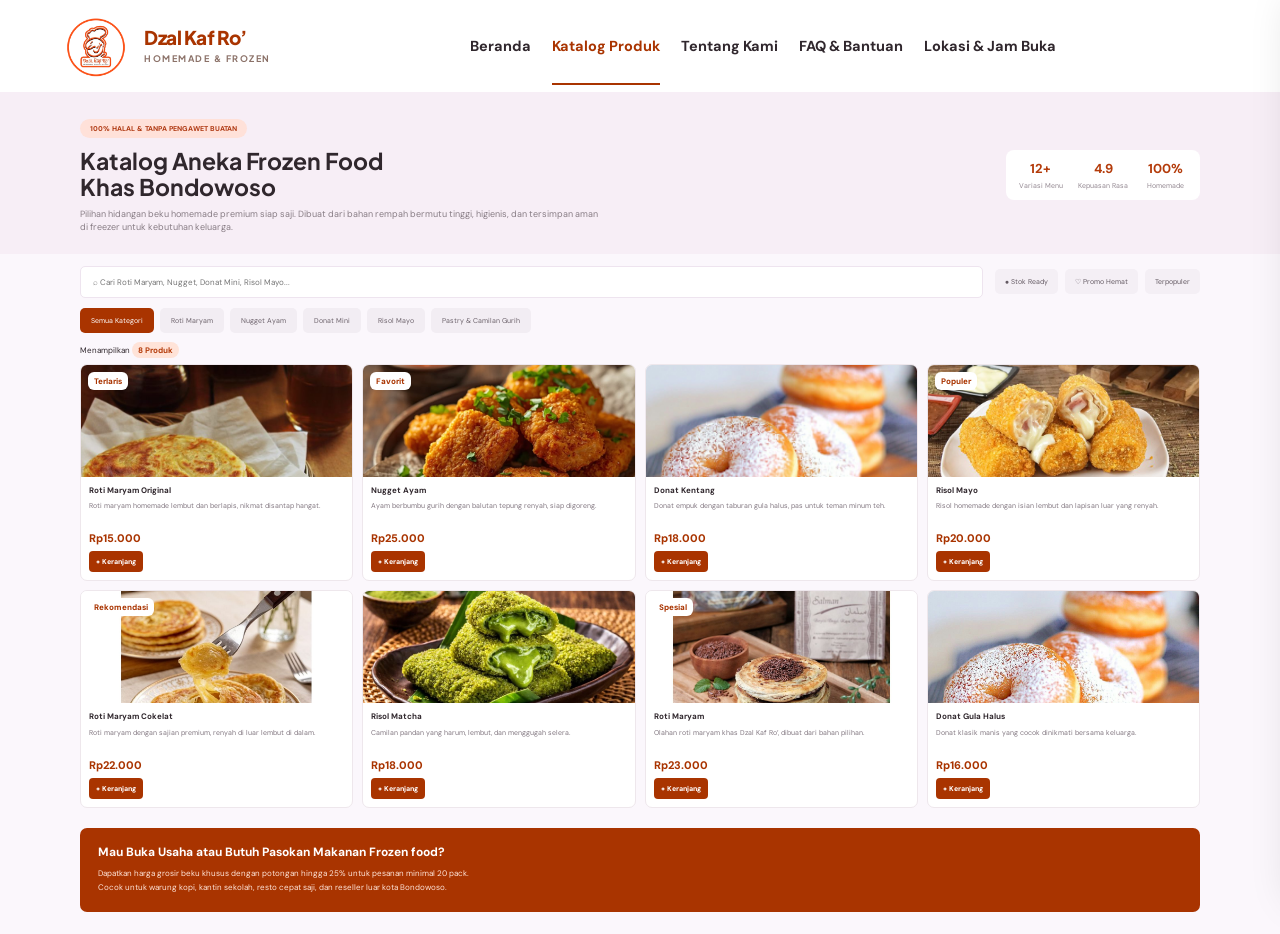
<file: homade/katalog.html>
<!doctype html>
<html lang="id">
<head>
  <meta charset="UTF-8"/><meta name="viewport" content="width=device-width,initial-scale=1"/>
  <title>Dzal Kaf Ro’ — Aneka Frozen Food Homemade</title>
  <meta name="description" content="Aneka frozen food homemade khas Bondowoso. Temukan camilan favorit dan pesan dengan mudah."/>
  <link rel="icon" type="image/png" href="assets/logo-dzal-kaf-ro-asli.png"/>
  <link rel="stylesheet" href="style.css"/>
</head>
<body data-start-page="produk">
  <a class="whatsapp-float" href="https://wa.me/6281286066806" target="_blank" rel="noopener noreferrer" aria-label="Chat WhatsApp Dzal Kaf Ro’">✆ <span>Chat WhatsApp</span></a>
  <div id="toast" role="status" aria-live="polite"></div>
  <div class="topbar"><div class="container topbar-inner"><span>✦ Homemade dengan rasa istimewa, dibuat penuh cinta</span><span>📍 Bondowoso, Jawa Timur</span></div></div>
  <header class="site-header"><div class="container nav-inner">
    <a class="brand" href="beranda.html" aria-label="Dzal Kaf Ro’ beranda"><img class="brand-logo" src="assets/logo-dzal-kaf-ro-asli.png" alt="Logo resmi Dzal Kaf Ro’"><span class="brand-wordmark"><span class="brand-name">Dzal Kaf Ro’</span><span class="brand-tagline">HOMEMADE &amp; FROZEN</span></span></a>
    <button id="menuToggle" class="menu-toggle" aria-label="Buka navigasi" aria-expanded="false">☰</button>
    <nav id="mainNav" class="main-nav" aria-label="Navigasi utama"><a href="beranda.html" data-nav="beranda">Beranda</a><a href="katalog.html" data-nav="produk">Katalog Produk</a><a href="tentang-kami.html" data-nav="tentang">Tentang Kami</a><a href="faq.html" data-nav="faq">FAQ & Bantuan</a><a href="lokasi.html" data-nav="lokasi">Lokasi & Jam Buka</a></nav>
    <div class="nav-actions"><button class="icon-button" id="searchButton" aria-label="Cari produk">⌕</button><button class="cart-trigger" id="cartButton" aria-label="Lihat keranjang">🛒 <span id="cartCount">0</span></button></div>
  </div></header>
  <main id="app" tabindex="-1"></main>
  <footer class="footer"><div class="container footer-grid"><div><div class="footer-logo"><img class="footer-logo-image" src="assets/logo-dzal-kaf-ro-asli.png" alt="Logo resmi Dzal Kaf Ro’"></div><p>Aneka frozen food homemade khas Bondowoso. Camilan praktis, lezat, dan berkualitas untuk keluarga.</p></div><div><h4>Jelajahi</h4><a href="beranda.html">Beranda</a><a href="katalog.html">Produk Kami</a><a href="tentang-kami.html">Tentang Kami</a><a href="faq.html">FAQ</a><a href="lokasi.html">Lokasi</a></div><div><h4>Hubungi Kami</h4><p>📍 Bondowoso, Jawa Timur</p><p>💬 <a href="https://wa.me/6281286066806" target="_blank" rel="noopener noreferrer">+62 812-8606-6806</a></p><p>🕘 Konfirmasi jam operasional</p></div></div><div class="footer-bottom">© <span id="year"></span> Dzal Kaf Ro’. Dibuat dengan sepenuh hati.</div></footer>
  <div class="overlay" id="overlay" hidden></div><aside id="cartDrawer" class="cart-drawer" aria-label="Keranjang belanja" aria-hidden="true"><div class="drawer-head"><h2>Keranjang Saya</h2><button id="closeCart" class="icon-button" aria-label="Tutup keranjang">✕</button></div><div id="cartItems" class="drawer-body"></div><div class="drawer-foot"><div class="total-line"><span>Total</span><strong id="cartTotal">Rp0</strong></div><button id="checkoutButton" class="btn btn-primary wide">Lanjutkan Pemesanan →</button><small>Ini adalah demo frontend; pembayaran belum terhubung.</small></div></aside>
  <script>
const ROOT='assets/';
const baseProducts=[
{id:1,name:'Roti Maryam Original',category:'Roti & Pastry',price:15000,img:'asset_07.png',badge:'Terlaris',description:'Roti maryam homemade lembut dan berlapis, nikmat disantap hangat.'},
{id:2,name:'Nugget Ayam',category:'Frozen Food',price:25000,img:'asset_08.png',badge:'Favorit',description:'Ayam berbumbu gurih dengan balutan tepung renyah, siap digoreng.'},
{id:3,name:'Donat Kentang',category:'Camilan',price:18000,img:'asset_09.png',badge:'',description:'Donat empuk dengan taburan gula halus, pas untuk teman minum teh.'},
{id:4,name:'Risol Mayo',category:'Frozen Food',price:20000,img:'asset_10.png',badge:'Populer',description:'Risol homemade dengan isian lembut dan lapisan luar yang renyah.'},
{id:5,name:'Roti Maryam Cokelat',category:'Roti & Pastry',price:22000,img:'asset_06.png',badge:'Rekomendasi',description:'Roti maryam dengan sajian premium, renyah di luar lembut di dalam.'},
{id:6,name:'Risol Matcha',category:'Camilan',price:18000,img:'asset_13.png',badge:'',description:'Camilan pandan yang harum, lembut, dan menggugah selera.'},
{id:7,name:'Roti Maryam',category:'Roti & Pastry',price:23000,img:'asset_04.png',badge:'Spesial',description:'Olahan roti maryam khas Dzal Kaf Ro’, dibuat dari bahan pilihan.'},
{id:8,name:'Donat Gula Halus',category:'Camilan',price:16000,img:'asset_14.png',badge:'',description:'Donat klasik manis yang cocok dinikmati bersama keluarga.'}
];
const load=(k,def)=>{try{return JSON.parse(localStorage.getItem(k))??def}catch{return def}};
let products=load('dzalkafro_products',baseProducts),cart=load('dzalkafro_cart',[]),qty=1,activeFilter='Semua',search='',adminLogged=load('dzalkafro_admin',false);
const rupiah=v=>'Rp'+Number(v||0).toLocaleString('id-ID');
const esc=s=>String(s).replace(/[&<>"']/g,c=>({'&':'&amp;','<':'&lt;','>':'&gt;','"':'&quot;',"'":'&#39;'}[c]));
const app=document.getElementById('app');
function save(){localStorage.setItem('dzalkafro_cart',JSON.stringify(cart));localStorage.setItem('dzalkafro_products',JSON.stringify(products));updateCount()}
function updateCount(){document.getElementById('cartCount').textContent=cart.reduce((n,i)=>n+i.qty,0)}
function notify(s){const t=document.getElementById('toast');t.textContent=s;t.classList.add('show');clearTimeout(window.toastT);window.toastT=setTimeout(()=>t.classList.remove('show'),2400)}
function photo(p){return p.imgData||ROOT+(p.img||'asset_07.png')}
function cards(list){return list.length?`<div class="products-grid">${list.map(p=>`<article class="product-card"><div class="product-picture" onclick="location.href='detail.html#detail/${p.id}'"><img src="${photo(p)}" alt="${esc(p.name)}" loading="lazy">${p.badge?`<span class="product-badge">${esc(p.badge)}</span>`:''}</div><div class="product-info"><h3>${esc(p.name)}</h3><p>${esc(p.description)}</p><div class="product-price">${rupiah(p.price)}</div><div class="product-footer"><a class="text-link" href="detail.html#detail/${p.id}">Lihat Detail →</a><button class="card-add" onclick="addCart(${p.id},1)">+ Keranjang</button></div></div></article>`).join('')}</div>`:`<div class="empty">Tidak ada produk yang sesuai.</div>`}
function banner(title,trail=''){return `<div class="page-banner"><div class="container"><div class="breadcrumbs"><a href="beranda.html">Beranda</a> / ${esc(trail||title)}</div><h1>${esc(title)}</h1></div></div>`}
function home(){app.innerHTML=`<section class="hero"><div class="container hero-grid"><div><p class="eyebrow">Cita Rasa Homemade Khas Bondowoso</p><h1>Aneka Frozen Food <em>Homemade</em> Khas Bondowoso</h1><p>Lezat, praktis, dan dibuat dengan bahan pilihan. Temukan aneka camilan dan frozen food favorit untuk momen spesial bersama keluarga.</p><div class="hero-buttons"><a href="katalog.html" class="btn btn-primary">Belanja Sekarang →</a><a href="tentang-kami.html" class="btn btn-outline">Kenali Kami</a></div></div><div class="hero-media"><img src="${ROOT}asset_06.png" alt="Roti maryam homemade Dzal Kaf Ro’"><div class="floating-tag">★ Dibuat dengan Cinta<small>Fresh • Lezat • Homemade</small></div></div></div></section><div class="container features"><div class="feature"><span class="feature-icon">♡</span><div><b>Bahan Berkualitas</b><p>Dipilih untuk rasa yang istimewa</p></div></div><div class="feature"><span class="feature-icon">✦</span><div><b>Homemade Fresh</b><p>Dibuat secara higienis dengan sepenuh hati</p></div></div><div class="feature"><span class="feature-icon">♨</span><div><b>Praktis Disajikan</b><p>Siap diolah untuk berbagai suasana</p></div></div></div><section class="section"><div class="container"><div class="section-heading"><div><p class="eyebrow">Pilihan Favorit</p><h2 class="section-title">Menu Andalan Kami</h2><p class="section-copy">Berbagai pilihan frozen food dan camilan homemade yang siap menemani harimu.</p></div><a class="text-link" href="katalog.html">Lihat Semua Produk →</a></div>${cards(products.slice(0,4))}</div></section><section class="section section-pale"><div class="container about-grid"><div class="about-media"><img src="${ROOT}asset_04.png" alt="Sajian rumahan Dzal Kaf Ro’" loading="lazy"></div><div><p class="eyebrow">Tentang Dzal Kaf Ro’</p><h2 class="section-title">Cerita di Balik Kelezatan Kami</h2><p class="section-copy">Dzal Kaf Ro’ hadir dengan semangat menyajikan makanan homemade khas Bondowoso yang praktis tanpa melupakan cita rasa. Setiap produk kami dibuat untuk membawa kehangatan ke meja makan Anda.</p><div class="check-list"><div><i>✓</i> Cita rasa rumahan yang autentik</div><div><i>✓</i> Aneka pilihan menu untuk keluarga</div><div><i>✓</i> Praktis disimpan dan disajikan</div></div><a href="tentang-kami.html" class="btn btn-primary">Selengkapnya →</a></div></div></section><section class="section"><div class="container"><div class="section-heading"><div><p class="eyebrow">Pilihan Lainnya</p><h2 class="section-title">Jelajahi Menu Favorit</h2></div><a class="text-link" href="katalog.html">Lihat Semua →</a></div>${cards(products.slice(4,8))}</div></section><section class="section section-pale"><div class="container location-grid"><div><p class="eyebrow">Temukan Kami</p><h2 class="section-title">Lokasi Dzal Kaf Ro’</h2><p class="section-copy">Ingin tahu lokasi kami? Lihat petunjuk area dan hubungi kami untuk mengonfirmasi alamat atau pengambilan pesanan.</p><div class="location-card"><b>📍 Bondowoso, Jawa Timur</b><p>Konfirmasi titik lokasi dan ketersediaan produk sebelum berkunjung.</p></div><a href="lokasi.html" class="btn btn-primary">Lihat Lokasi →</a></div><a class="location-map location-map-link" href="https://maps.app.goo.gl/EWFwECyo6GUZQwJH8" target="_blank" rel="noopener noreferrer" aria-label="Buka lokasi Dzal Kaf Ro’ di Google Maps"><img src="${ROOT}asset_15.png" alt="Peta referensi lokasi Dzal Kaf Ro’" loading="lazy"><div class="map-brand-cover">📍 Dzal Kaf Ro’ · Buka Google Maps ↗</div></a></div></section><section class="section"><div class="container cta"><div><h2>Yuk, Nikmati Kelezatan Homemade!</h2><p>Pilih menu favoritmu dan masukkan ke keranjang sekarang.</p></div><a class="btn" href="katalog.html">Pesan Sekarang →</a></div></section>`}
function catalog(){
 let categories=[['Semua Kategori','Semua'],['Roti Maryam','Roti & Pastry'],['Nugget Ayam','Frozen Food'],['Donat Mini','Camilan'],['Risol Mayo','Frozen Food'],['Pastry & Camilan Gurih','Camilan']];
 let filtered=products.filter(p=>(activeFilter==='Semua'||p.category===activeFilter||activeFilter==='Semua Kategori')&&`${p.name} ${p.description}`.toLowerCase().includes(search.toLowerCase()));
 app.innerHTML=`<section class="catalog-reference"><div class="catalog-reference-hero"><div class="catalog-reference-inner"><div><span class="catalog-kicker">100% HALAL & TANPA PENGAWET BUATAN</span><h1>Katalog Aneka Frozen Food<br>Khas Bondowoso</h1><p>Pilihan hidangan beku homemade premium siap saji. Dibuat dari bahan rempah bermutu tinggi, higienis, dan tersimpan aman di freezer untuk kebutuhan keluarga.</p></div><div class="catalog-reference-stats"><div><b>12+</b><small>Variasi Menu</small></div><div><b>4.9</b><small>Kepuasan Rasa</small></div><div><b>100%</b><small>Homemade</small></div></div></div></div><div class="catalog-reference-body"><div class="catalog-reference-tools"><input id="productSearch" type="search" placeholder="⌕ Cari Roti Maryam, Nugget, Donat Mini, Risol Mayo..." value="${esc(search)}" aria-label="Cari produk"><div class="catalog-tool-pills"><span>● Stok Ready</span><span>♡ Promo Hemat</span><span>Terpopuler</span></div></div><div class="catalog-reference-filters">${categories.map(([label,value],i)=>`<button class="${(i===0&&activeFilter==='Semua')||activeFilter===value?'active':''}" data-filter="${value}">${label}</button>`).join('')}</div><div class="catalog-result-label">Menampilkan <b>${filtered.length} Produk</b></div><div id="catalogResults">${cards(filtered)}</div><div class="catalog-reference-cta"><h2>Mau Buka Usaha atau Butuh Pasokan Makanan Frozen food?</h2><p>Dapatkan harga grosir beku khusus dengan potongan hingga 25% untuk pesanan minimal 20 pack.</p><p>Cocok untuk warung kopi, kantin sekolah, resto cepat saji, dan reseller luar kota Bondowoso.</p></div></div></section>`;
 document.getElementById('productSearch').addEventListener('input',e=>{search=e.target.value;updateCatalog()});
 document.querySelectorAll('[data-filter]').forEach(b=>b.onclick=()=>{activeFilter=b.dataset.filter;updateCatalog()});
}
function updateCatalog(){document.querySelectorAll('[data-filter]').forEach(b=>b.classList.toggle('active',b.dataset.filter===activeFilter));let filtered=products.filter(p=>(activeFilter==='Semua'||p.category===activeFilter)&&`${p.name} ${p.description}`.toLowerCase().includes(search.toLowerCase()));document.getElementById('catalogResults').innerHTML=cards(filtered)}
function detail(id){
 const p=products.find(x=>x.id===+id);if(!p){notfound();return}qty=1;
 const related=products.filter(x=>x.id!==p.id).slice(0,3);
 app.innerHTML=`<section class="detail-reference"><div class="detail-reference-top"><a href="beranda.html">Beranda</a> / <a href="katalog.html">Katalog Produk</a> / ${esc(p.name)}</div><div class="detail-reference-main"><div class="detail-reference-photo"><img src="${photo(p)}" alt="${esc(p.name)}"></div><div class="detail-reference-info"><span class="detail-best">BEST SELLER • Dzal Kaf Ro’ Asli Bondowoso</span><h1>${esc(p.name)} Khas Dzal Kaf Ro’</h1><p class="detail-rating">★ 4.9 · 280+ Ulasan Pembeli · 3.400+ Terjual</p><div class="detail-price-panel"><div><small>Harga Satuan / Pack</small><strong>${rupiah(p.price)}</strong></div><div><b>Promo Spesial Ramah di Hemat</b><small>Diskon 5% untuk pembelian min. 3 pack</small></div></div><h3>Pilih Varian Rasa</h3><div class="detail-options"><button class="selected">Original<small>${rupiah(p.price)}</small></button><button>Coklat Meises<small>Rp 20.000</small></button><button>Keju Cheddar<small>Rp 22.000</small></button><button>Mix Duo<small>Rp 23.000</small></button></div><h3>Pilih Kemasan Porsi</h3><div class="detail-options package-options"><button class="selected">Regular Pack<small>Isi 5 pcs</small></button><button>Family Pack<small>Isi 10 pcs</small></button></div><h3>Jumlah</h3><div class="qty"><button id="minusQty" aria-label="Kurangi jumlah">−</button><strong id="detailQty">1</strong><button id="plusQty" aria-label="Tambah jumlah">+</button></div><div class="detail-checkout-panel"><div><small>Estimasi Total Belanja</small><strong id="detailEstimate">${rupiah(p.price)}</strong></div><div class="detail-checkout-actions"><button id="detailAdd" class="btn btn-primary">Pesan Langsung via WhatsApp</button><button id="detailCart" class="btn btn-outline">Tambah Admin / Keranjang</button></div></div></div></div><section class="detail-reference-description"><div class="detail-tabs"><button class="active" data-detail-tab="desc">Deskripsi & Komposisi</button><button data-detail-tab="prep">Panduan Penyajian Praktis</button></div><div class="detail-description-content"><div><h2>Resep Warisan Khas Timur Tengah dengan Cita Rasa Lokal</h2><p>${esc(p.description)} dibuat dengan cita rasa rumahan dan bahan pilihan untuk menghadirkan tekstur lembut dan sajian yang nikmat.</p></div><aside><b>Fakta Nutrisi per Porsi</b><p>Energi Total 165 kkal</p><p>Protein 4.5 g</p><p>Karbohidrat Total 28 g</p></aside></div></section><section class="detail-related"><p class="eyebrow">PELEPAS LAPAR</p><h2>Cocok Dinikmati Bersama</h2>${cards(related)}</section><section class="detail-reviews"><h2>Ulasan Pelanggan Terverifikasi</h2><p>4.9 / 5.0 berdasarkan ulasan pembeli produk Dzal Kaf Ro’.</p></section></section>`;
 const updateQty=()=>{document.getElementById('detailQty').textContent=qty;document.getElementById('detailEstimate').textContent=rupiah(p.price*qty)};
 document.getElementById('minusQty').onclick=()=>{qty=Math.max(1,qty-1);updateQty()};
 document.getElementById('plusQty').onclick=()=>{qty++;updateQty()};
 document.getElementById('detailCart').onclick=()=>addCart(p.id,qty);
 document.getElementById('detailAdd').onclick=()=>{addCart(p.id,qty);const msg=`Halo Dzal Kaf Ro’, saya ingin memesan ${p.name} sebanyak ${qty} pack.`;window.open('https://wa.me/6281286066806?text='+encodeURIComponent(msg),'_blank','noopener,noreferrer')};
 document.querySelectorAll('[data-detail-tab]').forEach(b=>b.onclick=()=>{document.querySelectorAll('[data-detail-tab]').forEach(x=>x.classList.toggle('active',x===b));const content=document.querySelector('.detail-description-content>div');content.innerHTML=b.dataset.detailTab==='desc'?`<h2>Resep Warisan Khas Timur Tengah dengan Cita Rasa Lokal</h2><p>${esc(p.description)} dibuat dengan cita rasa rumahan dan bahan pilihan untuk menghadirkan tekstur lembut dan sajian yang nikmat.</p>`:`<h2>Panduan Penyajian Praktis</h2><p>Panaskan produk sesuai jenisnya hingga matang dan sajikan selagi hangat. Untuk produk frozen, cairkan seperlunya sebelum diolah.</p>`});
 document.querySelectorAll('.detail-options button').forEach(b=>b.onclick=()=>{b.parentElement.querySelectorAll('button').forEach(x=>x.classList.toggle('selected',x===b))});
}
function about(){
 app.innerHTML=`<section class="reference-page about-reference"><div class="about-reference-heading"><p class="eyebrow">TENTANG Dzal Kaf Ro’</p><h1>Cerita di Balik Kelezatan</h1><h2>Dzal Kaf Ro’</h2><p>Dari dapur rumahan, tumbuh dengan rasa dan kualitas yang selalu dijaga.</p></div><div class="about-reference-grid"><article class="about-reference-story"><h3>Our Journey</h3><p>Dzal Kaf Ro’ berdiri sejak 2015, berawal dari ketertarikan pada makanan rumahan yang sederhana dan lezat.</p><p>Seiring waktu, kami terus berkembang melalui layanan reseller dan katering, dengan tetap menjaga cita rasa serta kualitas terbaik di setiap sajian.</p></article><aside class="about-reference-aside"><div><h3>Rasa Rumahan,<br>Kualitas Terjaga</h3><p>Menghadirkan makanan lezat untuk menemani setiap momen.</p><span>Sejak 2015</span></div></aside></div><div class="about-reference-stats"><div><small>BERDIRI SEJAK</small><b>2015</b></div><div><small>FOKUS</small><b>Rasa & Kualitas</b></div><div><small>LAYANAN</small><b>Reseller & Katering</b></div></div></section>`;
}

function faq(){
 const items=[
  ['Apa itu Dzal Kaf Ro’?','Usaha kuliner yang menyediakan makanan lezat dengan harga terjangkau.'],
  ['Bagaimana cara memesan?','Pesan melalui WhatsApp atau kontak yang tersedia di website.'],
  ['Apakah menerima pesanan untuk acara?','Ya, tersedia pesanan dalam jumlah banyak untuk berbagai acara.'],
  ['Kapan Dzal Kaf Ro’ buka?','Setiap hari, pukul 09.00–21.00 WIB.']
 ];
 app.innerHTML=`<section class="reference-page faq-reference"><div class="reference-banner"><div class="reference-banner-inner"><p>BANTUAN & INFORMASI</p><div><h1>FAQ</h1><span>Pertanyaan yang sering ditanyakan tentang Dzal Kaf Ro’</span></div></div></div><div class="faq-reference-content"><div class="faq-reference-list">${items.map(([q,a])=>`<details class="faq-reference-item" open><summary>${q}</summary><p>${a}</p></details>`).join('')}</div></div></section>`;
}

function locationPage(){
 app.innerHTML=`<section class="reference-page location-reference"><p class="eyebrow">KUNJUNGI & PESAN LANGSUNG</p><h1>Lokasi Toko & Jam Operasional</h1><a class="location-map-link" href="https://maps.app.goo.gl/EWFwECyo6GUZQwJH8" target="_blank" rel="noopener noreferrer" aria-label="Buka lokasi Dzal Kaf Ro’ di Google Maps"><div class="location-reference-map"><img src="${ROOT}asset_15.png" alt="Peta lokasi toko Dzal Kaf Ro’"></div><span class="location-map-cta">📍 Buka Petunjuk Arah di Google Maps <span aria-hidden="true">↗</span></span></a><div class="location-reference-details"><article><b>Alamat Toko</b><p>Jl. Perikanan RT 20, Tenggarang, Bondowoso</p><a class="location-text-link" href="https://maps.app.goo.gl/EWFwECyo6GUZQwJH8" target="_blank" rel="noopener noreferrer">Lihat alamat di Google Maps →</a></article><article><b>Jam Buka Operasional</b><p>Setiap hari • 08.00–20.00 WIB</p></article></div></section>`;
}
function login(){if(adminLogged){location.href='dashboard-admin.html';return}app.innerHTML=`<section class="login-page"><div class="login-panel login-panel-split"><div class="login-brand-panel"><img class="login-logo-image" src="assets/logo-dzal-kaf-ro-light.svg" alt="Logo Dzal Kaf Ro’"><small>PORTAL RESMI TERINTEGRASI</small><h2>Dzal Kaf Ro’</h2><h3>Sistem Kelola Dapur & Pesanan Tradisional</h3><p>Pusat kendali operasional website digital, administrasi stok, katalog, hingga alur pesanan.</p><div class="login-perk">✓ Single Sign-On Terpusat</div><div class="login-perk">✓ Integrasi WhatsApp & Nota Cepat</div><span class="login-footnote">BONDOWOSO, JAWA TIMUR</span></div><div class="login-form-panel"><p class="eyebrow">SELAMAT DATANG KEMBALI</p><h1>Masuk Dashboard Admin</h1><p class="section-copy">Masukkan akun administrator untuk mengelola website Dzal Kaf Ro’.</p><form id="loginForm"><div class="form-group"><label>Alamat Email / Username</label><input id="username" required autocomplete="username" placeholder="admin@dzalkafro.com"></div><div class="form-group"><label>Kata Sandi</label><input id="password" type="password" required autocomplete="current-password" placeholder="Masukkan kata sandi"></div><div class="login-options"><label><input type="checkbox"> Ingat saya di perangkat ini</label><span>Lupa Kata Sandi?</span></div><button class="btn btn-primary wide" type="submit">Masuk ke Dashboard Admin →</button></form><p class="hint">Mode demo: username <b>admin</b> dan password <b>admin123</b>.</p><a class="text-link" href="beranda.html">← Kembali ke Beranda</a></div></div></section>`;document.getElementById('loginForm').onsubmit=e=>{e.preventDefault();if(document.getElementById('username').value==='admin'&&document.getElementById('password').value==='admin123'){adminLogged=true;localStorage.setItem('dzalkafro_admin','true');location.href='dashboard-admin.html';notify('Berhasil masuk ke mode demo')}else notify('Username atau password demo salah')}}
function adminShell(page,content){
 const items=[['dashboard','▦','Ringkasan Panel'],['kelola','▤','Kelola Produk'],['tambah','＋','Tambah Produk']];
 app.innerHTML=`<div class="admin-layout"><aside class="admin-sidebar"><a class="admin-logo" href="dashboard-admin.html"><img class="admin-logo-image" src="assets/logo-dzal-kaf-ro-asli.png" alt="Logo Dzal Kaf Ro’"><span>DZAL KAF RO’<small>ADMIN PANEL</small></span></a><div class="admin-side-label">MENU UTAMA</div><nav aria-label="Navigasi admin">${items.map(([slug,ic,label])=>`<a class="admin-side-link ${page===slug?'selected':''}" href="${slug==='dashboard'?'dashboard-admin.html':slug==='kelola'?'kelola-produk.html':'tambah-produk.html'}"><span>${ic}</span>${label}</a>`).join('')}</nav><div class="admin-side-footer"><a href="beranda.html">↗ Lihat Website</a><button id="adminLogout">↪ Keluar</button></div></aside><div class="admin-workspace"><div class="admin-toolbar"><span>Dzalkaf Ro’ / <strong>${items.find(x=>x[0]===page)?.[2]||'Admin'}</strong></span><div class="admin-account"><span class="admin-avatar">A</span> Administrator</div></div><div class="admin-content">${content}</div></div></div>`;
 document.getElementById('adminLogout').onclick=()=>{adminLogged=false;localStorage.removeItem('dzalkafro_admin');location.href='admin-login.html';notify('Berhasil keluar')};
}
function adminHeading(title,subtitle,action=''){return `<div class="admin-heading"><div><p class="eyebrow">DZAL KAF RO’ / ADMINISTRASI</p><h1>${title}</h1><p>${subtitle}</p></div>${action}</div>`}
function dashboard(){if(!adminLogged){location.href='admin-login.html';return}
 const total=products.length, categories=new Set(products.map(p=>p.category)).size;
 const lowStock=products.filter(p=>Number(p.stock||0)>0&&Number(p.stock||0)<=5).length;
 const tableRows=products.slice(0,6).map(p=>`<tr><td><div class="table-product"><img src="${photo(p)}" alt=""><span><b>${esc(p.name)}</b><small>${esc(p.category)}</small></span></div></td><td>${esc(p.category)}</td><td class="price-cell">${rupiah(p.price)}</td><td><span class="status-pill">Aktif</span></td><td><a class="table-edit" href="edit-produk.html#edit/${p.id}">Edit</a></td></tr>`).join('')||'<tr><td colspan="5" class="empty">Belum ada produk.</td></tr>';
 adminShell('dashboard',`<div class="admin-welcome"><div><p class="eyebrow">DZAL KAF RO’ / ADMINISTRASI</p><h1>Dashboard Admin</h1><p>Kelola katalog dan pantau ringkasan produk Dzal Kaf Ro’.</p></div><span class="welcome-chip">● Sistem Aktif</span></div>
 <div class="admin-stats admin-stats-four"><article><small>Produk Aktif</small><strong>${total}</strong><span class="stat-note">Total produk terdaftar</span></article><article><small>Kategori Produk</small><strong>${categories}</strong><span class="stat-note">Kategori tersedia</span></article><article><small>Stok Menipis</small><strong>${lowStock}</strong><span class="stat-note">Perlu diperiksa</span></article><article><small>Status Database</small><strong class="stat-word">Lokal</strong><span class="stat-note">Penyimpanan browser</span></article></div>
 <div class="dashboard-work-grid"><section class="admin-card dashboard-products"><div class="admin-card-title"><div><h2>Katalog Produk DzalKafFood</h2><small>Daftar produk yang tampil di website</small></div><a href="kelola-produk.html" class="btn btn-primary btn-xs">Lihat Semua</a></div><div class="table-scroll"><table class="admin-table"><thead><tr><th>PRODUK</th><th>KATEGORI</th><th>HARGA</th><th>STOK</th><th>STATUS</th></tr></thead><tbody>${tableRows}</tbody></table></div></section>
 <section class="admin-card dashboard-quick"><div class="admin-card-title"><h2>Tambah Produk</h2></div><p class="admin-subcopy">Masukkan produk baru ke katalog website.</p><form id="quickProductForm"><div class="form-group"><label for="quickName">Nama Produk</label><input id="quickName" required placeholder="Contoh: Roti Maryam"></div><div class="form-group"><label for="quickCategory">Kategori</label><select id="quickCategory"><option>Frozen Food</option><option>Roti & Pastry</option><option>Camilan</option></select></div><div class="form-group"><label for="quickPrice">Harga (Rp)</label><input id="quickPrice" type="number" min="1" required placeholder="15000"></div><button class="btn btn-primary wide" type="submit">＋ Simpan Produk</button></form><a class="quick-more" href="tambah-produk.html">Pengaturan produk lengkap →</a></section></div>`);
 document.getElementById('quickProductForm').onsubmit=e=>{e.preventDefault();const name=document.getElementById('quickName').value.trim(),price=Number(document.getElementById('quickPrice').value),category=document.getElementById('quickCategory').value;if(!name||!price||price<1){notify('Lengkapi data produk');return}products.unshift({id:Math.max(0,...products.map(x=>x.id))+1,name,category,price,stock:0,description:'Produk homemade Dzal Kaf Ro’.',img:'asset_07.png',badge:''});save();location.href='dashboard-admin.html';notify('Produk berhasil ditambahkan')};
}
function manageProducts(){if(!adminLogged){location.href='admin-login.html';return}
 adminShell('kelola',`<div class="admin-welcome"><div><p class="eyebrow">DZAL KAF RO’ / INVENTARIS</p><h1>Kelola Produk & Inventaris Frozen Food</h1><p>Atur katalog, harga, stok, dan informasi produk yang ditampilkan.</p></div><a href="tambah-produk.html" class="btn btn-primary">＋ Tambah Produk Baru</a></div>
 <div class="admin-stats admin-stats-four"><article><small>Produk Terdaftar</small><strong>${products.length}</strong><span class="stat-note">Dalam katalog</span></article><article><small>Total Kategori</small><strong>${new Set(products.map(p=>p.category)).size}</strong><span class="stat-note">Jenis produk</span></article><article><small>Stok Menipis</small><strong>${products.filter(p=>Number(p.stock||0)>0&&Number(p.stock||0)<=5).length}</strong><span class="stat-note">Perlu restock</span></article><article><small>Status Penyimpanan</small><strong class="stat-word">Lokal</strong><span class="stat-note">Browser perangkat ini</span></article></div>
 <section class="admin-card manage-card"><div class="admin-card-title"><div><h2>Daftar Produk</h2><small id="resultCount">${products.length} produk ditemukan</small></div><a href="tambah-produk.html" class="btn btn-primary btn-xs">＋ Tambah Produk</a></div><div class="admin-table-tools"><input id="adminSearch" aria-label="Cari produk" placeholder="⌕ Cari nama produk, kategori..." /><span class="table-helper">Kelola informasi produk dan stok</span></div><div class="admin-filter-tabs"><button type="button" class="active" data-admin-filter="Semua">Semua Produk</button>${['Frozen Food','Roti & Pastry','Camilan'].map(c=>`<button type="button" data-admin-filter="${c}">${c}</button>`).join('')}</div><div class="table-scroll"><table class="admin-table"><thead><tr><th>PRODUK</th><th>KATEGORI</th><th>HARGA</th><th>STOK</th><th>STATUS</th><th>AKSI</th></tr></thead><tbody id="adminTableRows"></tbody></table></div></section>`);
 const searchEl=document.getElementById('adminSearch');let adminFilter='Semua';
 function rows(){const filtered=products.filter(p=>(adminFilter==='Semua'||p.category===adminFilter)&&`${p.name} ${p.category}`.toLowerCase().includes(searchEl.value.toLowerCase()));document.getElementById('resultCount').textContent=`${filtered.length} produk ditemukan`;document.getElementById('adminTableRows').innerHTML=filtered.map(p=>`<tr><td><div class="table-product"><img src="${photo(p)}" alt=""><span><b>${esc(p.name)}</b><small>ID #${p.id}</small></span></div></td><td>${esc(p.category)}</td><td class="price-cell">${rupiah(p.price)}</td><td>${Number(p.stock||0)} pcs</td><td><span class="status-pill">${Number(p.stock||0)<=5?'Periksa stok':'Aktif'}</span></td><td><div class="action-group"><a href="edit-produk.html#edit/${p.id}" aria-label="Edit ${esc(p.name)}" title="Edit produk">✎</a><button data-delete="${p.id}" aria-label="Hapus ${esc(p.name)}" title="Hapus produk">×</button></div></td></tr>`).join('')||'<tr><td colspan="6" class="empty">Produk tidak ditemukan.</td></tr>';document.querySelectorAll('[data-delete]').forEach(b=>b.onclick=()=>{if(confirm('Yakin ingin menghapus produk ini?')){products=products.filter(p=>p.id!==Number(b.dataset.delete));cart=cart.filter(p=>p.id!==Number(b.dataset.delete));save();rows();notify('Produk dihapus')}})}
 searchEl.addEventListener('input',rows);document.querySelectorAll('[data-admin-filter]').forEach(btn=>btn.onclick=()=>{adminFilter=btn.dataset.adminFilter;document.querySelectorAll('[data-admin-filter]').forEach(x=>x.classList.toggle('active',x===btn));rows()});rows()
}
function productForm(editId){if(!adminLogged){location.href='admin-login.html';return}
 const editing=editId!==undefined,p=editing?products.find(x=>x.id===Number(editId)):null;if(editing&&!p){location.href='kelola-produk.html';return}
 const page=editing?'edit':'tambah',title=editing?'Edit Produk':'Tambah Produk';
 const optionImages=['asset_07.png','asset_08.png','asset_09.png','asset_10.png','asset_06.png','asset_13.png','asset_04.png','asset_14.png','asset_18.png'];
 adminShell(page,`<div class="admin-welcome"><div><p class="eyebrow">DZAL KAF RO’ / PRODUK</p><h1>${title}</h1><p>${editing?'Perbarui informasi produk yang sudah ada.':'Tambahkan produk baru ke katalog Dzal Kaf Ro’.'}</p></div><a href="kelola-produk.html" class="btn btn-outline">← Kembali ke Produk</a></div>
 <section class="admin-card admin-edit-card"><div class="admin-card-title"><div><h2>Informasi Produk</h2><small>Lengkapi data produk di bawah ini</small></div><span class="required-note">* Wajib diisi</span></div><form id="productAdminForm" class="product-admin-form">
 <div class="form-group"><label for="apName">Nama Produk <em>*</em></label><input id="apName" name="name" required maxlength="90" placeholder="Contoh: Roti Maryam" value="${esc(p?.name||'')}"></div>
 <div class="form-group"><label for="apCategory">Kategori <em>*</em></label><select id="apCategory" name="category" required>${['Frozen Food','Roti & Pastry','Camilan'].map(c=>`<option ${p?.category===c?'selected':''}>${c}</option>`).join('')}</select></div>
 <div class="form-group"><label for="apPackage">Isi Kemasan</label><input id="apPackage" name="package" placeholder="Contoh: 4 pcs" value="${esc(p?.package||'')}"></div>
 <div class="form-group"><label for="apPrice">Harga (Rp) <em>*</em></label><input id="apPrice" name="price" type="number" min="1" required placeholder="Contoh: 25000" value="${p?.price||''}"></div>
 <div class="form-group"><label for="apStock">Stok</label><input id="apStock" name="stock" type="number" min="0" placeholder="Contoh: 20" value="${p?.stock??''}"></div>
 <div class="form-group form-span"><label for="apDescription">Deskripsi Produk <em>*</em></label><textarea id="apDescription" name="description" required maxlength="500" placeholder="Tulis deskripsi produk...">${esc(p?.description||'')}</textarea></div>
 <div class="form-group form-span"><label for="apImg">Foto Produk</label><input id="apImg" type="file" accept="image/*"><p class="field-help">Pilih foto produk dari perangkat (maksimal 2 MB).</p><div class="admin-image-preview"><img id="adminPreview" src="${photo(p||{img:optionImages[0]})}" alt="Pratinjau foto produk"><span>Pratinjau foto produk</span></div></div>
 <div class="form-group"><label for="apBadge">Label Produk</label><input id="apBadge" name="badge" maxlength="20" placeholder="Contoh: Terlaris" value="${esc(p?.badge||'')}"></div>
 <div class="admin-form-actions form-span"><a href="kelola-produk.html" class="btn btn-outline">Batal</a><button type="submit" class="btn btn-primary">✓ ${editing?'Simpan Perubahan':'Simpan Produk'}</button></div>
 </form></section>`);
 let uploadedImage=p?.imgData||'';document.getElementById('apImg').onchange=e=>{const file=e.target.files[0];if(!file)return;if(file.size>2*1024*1024){e.target.value='';notify('Ukuran foto maksimal 2 MB');return}const reader=new FileReader();reader.onload=()=>{uploadedImage=String(reader.result);document.getElementById('adminPreview').src=uploadedImage};reader.readAsDataURL(file)};
 document.getElementById('productAdminForm').onsubmit=e=>{e.preventDefault();const f=new FormData(e.currentTarget),data={name:String(f.get('name')).trim(),category:String(f.get('category')),package:String(f.get('package')||'').trim(),price:Number(f.get('price')),stock:Number(f.get('stock')||0),description:String(f.get('description')).trim(),img:p?.img||'asset_07.png',imgData:uploadedImage,badge:String(f.get('badge')).trim()};if(!data.name||!data.description||!Number.isFinite(data.price)||data.price<=0){notify('Periksa kembali data produk');return}if(editing){Object.assign(p,data)}else{products.unshift({id:Math.max(0,...products.map(x=>x.id))+1,...data})}save();location.href='kelola-produk.html';notify(editing?'Perubahan produk disimpan':'Produk berhasil ditambahkan')}
}
function notfound(){app.innerHTML=`<section class="container not-found"><h1>Halaman tidak ditemukan</h1><p>Alamat yang kamu tuju belum tersedia.</p><a class="btn btn-primary" href="beranda.html">Kembali ke Beranda</a></section>`}
function addCart(id,amount){const p=products.find(p=>p.id===id);if(!p)return;const row=cart.find(i=>i.id===id);row?row.qty+=amount:cart.push({id,qty:amount});save();notify(`${p.name} ditambahkan ke keranjang`)}
function renderCart(){let sum=0;document.getElementById('cartItems').innerHTML=cart.length?cart.map(item=>{let p=products.find(p=>p.id===item.id);if(!p)return '';sum+=p.price*item.qty;return `<div class="drawer-item"><img src="${photo(p)}" alt="${esc(p.name)}"><div style="flex:1"><h4>${esc(p.name)}</h4><p>${rupiah(p.price)} × ${item.qty}</p><button onclick="changeCart(${p.id},-1)">− Kurangi</button> | <button onclick="changeCart(${p.id},1)">+ Tambah</button></div><button aria-label="Hapus ${esc(p.name)}" onclick="removeCart(${p.id})">✕</button></div>`}).join(''):`<div class="empty">🛒<br><br>Keranjang masih kosong.<br><br><a class="btn btn-primary" href="katalog.html" onclick="toggleCart(false)">Jelajahi Produk</a></div>`;document.getElementById('cartTotal').textContent=rupiah(sum);document.getElementById('checkoutButton').disabled=!cart.length}
function changeCart(id,d){const row=cart.find(i=>i.id===id);if(row){row.qty+=d;if(row.qty<=0)cart=cart.filter(i=>i.id!==id)}save();renderCart()}
function removeCart(id){cart=cart.filter(i=>i.id!==id);save();renderCart()}
function toggleCart(open){const drawer=document.getElementById('cartDrawer');drawer.classList.toggle('open',open);drawer.setAttribute('aria-hidden',String(!open));document.getElementById('overlay').hidden=!open;if(open)renderCart()}
function checkout(){if(!cart.length){notify('Keranjang masih kosong');return}const details=cart.map(i=>{const p=products.find(x=>x.id===i.id);return p?`${p.name} x${i.qty} = ${rupiah(p.price*i.qty)}`:''}).filter(Boolean);const total=cart.reduce((s,i)=>s+(products.find(p=>p.id===i.id)?.price||0)*i.qty,0);const message=`Halo Dzal Kaf Ro’, saya ingin pesan:\n${details.map(x=>'• '+x).join('\n')}\nTotal: ${rupiah(total)}\nMohon konfirmasi stok dan cara pemesanan.`;window.open('https://wa.me/6281286066806?text='+encodeURIComponent(message),'_blank','noopener,noreferrer');notify('Membuka WhatsApp untuk konfirmasi pesanan')}
function router(){let [page,arg]=(location.hash.slice(1)||document.body.dataset.startPage||'beranda').split('/');page=(page||'beranda').toLowerCase().replace(/\/$/,'');if(page==='faqs'||page==='faq-bantuan')page='faq';document.body.dataset.page=page;document.querySelectorAll('[data-nav]').forEach(a=>a.classList.toggle('active',a.dataset.nav===page||(page==='detail'&&a.dataset.nav==='produk')));document.getElementById('mainNav').classList.remove('open');document.body.classList.toggle('is-admin',['login','dashboard','kelola','tambah','edit'].includes(page));document.getElementById('menuToggle').setAttribute('aria-expanded','false');toggleCart(false);switch(page){case'beranda':home();break;case'produk':catalog();break;case'detail':detail(arg||document.body.dataset.defaultId||1);break;case'tentang':about();break;case'faq':faq();break;case'lokasi':locationPage();break;case'login':login();break;case'dashboard':dashboard();break;case'kelola':manageProducts();break;case'tambah':productForm();break;case'edit':productForm(arg||document.body.dataset.defaultId||1);break;default:notfound()}window.scrollTo(0,0)}
document.getElementById('year').textContent=new Date().getFullYear();document.getElementById('menuToggle').onclick=()=>{let e=document.getElementById('mainNav');e.classList.toggle('open');document.getElementById('menuToggle').setAttribute('aria-expanded',e.classList.contains('open'))};document.getElementById('cartButton').onclick=()=>toggleCart(true);document.getElementById('closeCart').onclick=()=>toggleCart(false);document.getElementById('overlay').onclick=()=>toggleCart(false);document.getElementById('searchButton').onclick=()=>{location.href='katalog.html';setTimeout(()=>document.getElementById('productSearch')?.focus(),40)};document.getElementById('checkoutButton').onclick=checkout;document.addEventListener('keydown',e=>{if(e.key==='Escape')toggleCart(false)});window.addEventListener('hashchange',router);updateCount();router();


</script>
</body></html>
</file>
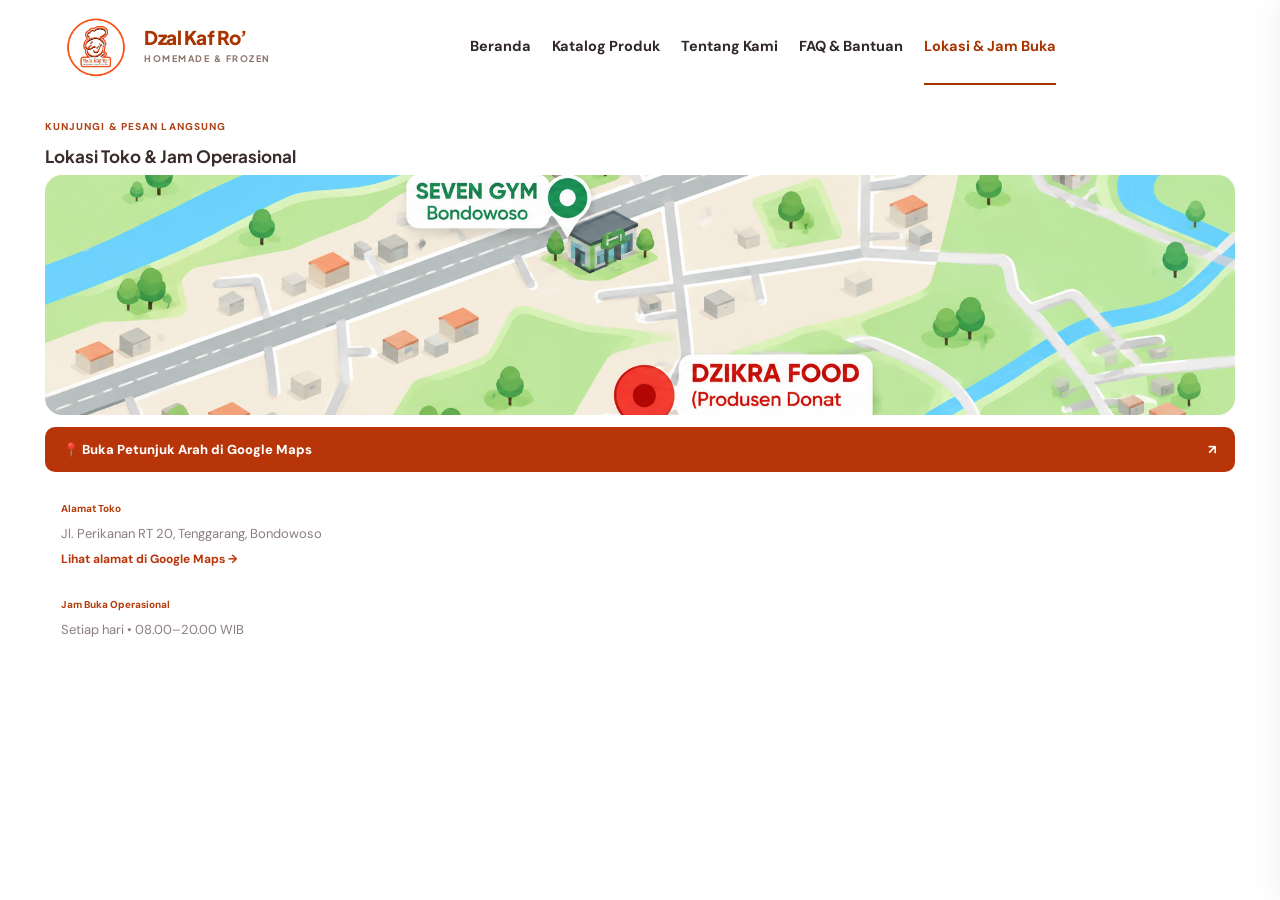
<file: homade/lokasi.html>
<!doctype html>
<html lang="id">
<head>
  <meta charset="UTF-8"/><meta name="viewport" content="width=device-width,initial-scale=1"/>
  <title>Dzal Kaf Ro’ — Aneka Frozen Food Homemade</title>
  <meta name="description" content="Aneka frozen food homemade khas Bondowoso. Temukan camilan favorit dan pesan dengan mudah."/>
  <link rel="icon" type="image/png" href="assets/logo-dzal-kaf-ro-asli.png"/>
  <link rel="stylesheet" href="style.css"/>
</head>
<body data-start-page="lokasi">
  <a class="whatsapp-float" href="https://wa.me/6281286066806" target="_blank" rel="noopener noreferrer" aria-label="Chat WhatsApp Dzal Kaf Ro’">✆ <span>Chat WhatsApp</span></a>
  <div id="toast" role="status" aria-live="polite"></div>
  <div class="topbar"><div class="container topbar-inner"><span>✦ Homemade dengan rasa istimewa, dibuat penuh cinta</span><span>📍 Bondowoso, Jawa Timur</span></div></div>
  <header class="site-header"><div class="container nav-inner">
    <a class="brand" href="beranda.html" aria-label="Dzal Kaf Ro’ beranda"><img class="brand-logo" src="assets/logo-dzal-kaf-ro-asli.png" alt="Logo resmi Dzal Kaf Ro’"><span class="brand-wordmark"><span class="brand-name">Dzal Kaf Ro’</span><span class="brand-tagline">HOMEMADE &amp; FROZEN</span></span></a>
    <button id="menuToggle" class="menu-toggle" aria-label="Buka navigasi" aria-expanded="false">☰</button>
    <nav id="mainNav" class="main-nav" aria-label="Navigasi utama"><a href="beranda.html" data-nav="beranda">Beranda</a><a href="katalog.html" data-nav="produk">Katalog Produk</a><a href="tentang-kami.html" data-nav="tentang">Tentang Kami</a><a href="faq.html" data-nav="faq">FAQ & Bantuan</a><a href="lokasi.html" data-nav="lokasi">Lokasi & Jam Buka</a></nav>
    <div class="nav-actions"><button class="icon-button" id="searchButton" aria-label="Cari produk">⌕</button><button class="cart-trigger" id="cartButton" aria-label="Lihat keranjang">🛒 <span id="cartCount">0</span></button></div>
  </div></header>
  <main id="app" tabindex="-1"></main>
  <footer class="footer"><div class="container footer-grid"><div><div class="footer-logo"><img class="footer-logo-image" src="assets/logo-dzal-kaf-ro-asli.png" alt="Logo resmi Dzal Kaf Ro’"></div><p>Aneka frozen food homemade khas Bondowoso. Camilan praktis, lezat, dan berkualitas untuk keluarga.</p></div><div><h4>Jelajahi</h4><a href="beranda.html">Beranda</a><a href="katalog.html">Produk Kami</a><a href="tentang-kami.html">Tentang Kami</a><a href="faq.html">FAQ</a><a href="lokasi.html">Lokasi</a></div><div><h4>Hubungi Kami</h4><p>📍 Bondowoso, Jawa Timur</p><p>💬 <a href="https://wa.me/6281286066806" target="_blank" rel="noopener noreferrer">+62 812-8606-6806</a></p><p>🕘 Konfirmasi jam operasional</p></div></div><div class="footer-bottom">© <span id="year"></span> Dzal Kaf Ro’. Dibuat dengan sepenuh hati.</div></footer>
  <div class="overlay" id="overlay" hidden></div><aside id="cartDrawer" class="cart-drawer" aria-label="Keranjang belanja" aria-hidden="true"><div class="drawer-head"><h2>Keranjang Saya</h2><button id="closeCart" class="icon-button" aria-label="Tutup keranjang">✕</button></div><div id="cartItems" class="drawer-body"></div><div class="drawer-foot"><div class="total-line"><span>Total</span><strong id="cartTotal">Rp0</strong></div><button id="checkoutButton" class="btn btn-primary wide">Lanjutkan Pemesanan →</button><small>Ini adalah demo frontend; pembayaran belum terhubung.</small></div></aside>
  <script>
const ROOT='assets/';
const baseProducts=[
{id:1,name:'Roti Maryam Original',category:'Roti & Pastry',price:15000,img:'asset_07.png',badge:'Terlaris',description:'Roti maryam homemade lembut dan berlapis, nikmat disantap hangat.'},
{id:2,name:'Nugget Ayam',category:'Frozen Food',price:25000,img:'asset_08.png',badge:'Favorit',description:'Ayam berbumbu gurih dengan balutan tepung renyah, siap digoreng.'},
{id:3,name:'Donat Kentang',category:'Camilan',price:18000,img:'asset_09.png',badge:'',description:'Donat empuk dengan taburan gula halus, pas untuk teman minum teh.'},
{id:4,name:'Risol Mayo',category:'Frozen Food',price:20000,img:'asset_10.png',badge:'Populer',description:'Risol homemade dengan isian lembut dan lapisan luar yang renyah.'},
{id:5,name:'Roti Maryam Cokelat',category:'Roti & Pastry',price:22000,img:'asset_06.png',badge:'Rekomendasi',description:'Roti maryam dengan sajian premium, renyah di luar lembut di dalam.'},
{id:6,name:'Risol Matcha',category:'Camilan',price:18000,img:'asset_13.png',badge:'',description:'Camilan pandan yang harum, lembut, dan menggugah selera.'},
{id:7,name:'Roti Maryam',category:'Roti & Pastry',price:23000,img:'asset_04.png',badge:'Spesial',description:'Olahan roti maryam khas Dzal Kaf Ro’, dibuat dari bahan pilihan.'},
{id:8,name:'Donat Gula Halus',category:'Camilan',price:16000,img:'asset_14.png',badge:'',description:'Donat klasik manis yang cocok dinikmati bersama keluarga.'}
];
const load=(k,def)=>{try{return JSON.parse(localStorage.getItem(k))??def}catch{return def}};
let products=load('dzalkafro_products',baseProducts),cart=load('dzalkafro_cart',[]),qty=1,activeFilter='Semua',search='',adminLogged=load('dzalkafro_admin',false);
const rupiah=v=>'Rp'+Number(v||0).toLocaleString('id-ID');
const esc=s=>String(s).replace(/[&<>"']/g,c=>({'&':'&amp;','<':'&lt;','>':'&gt;','"':'&quot;',"'":'&#39;'}[c]));
const app=document.getElementById('app');
function save(){localStorage.setItem('dzalkafro_cart',JSON.stringify(cart));localStorage.setItem('dzalkafro_products',JSON.stringify(products));updateCount()}
function updateCount(){document.getElementById('cartCount').textContent=cart.reduce((n,i)=>n+i.qty,0)}
function notify(s){const t=document.getElementById('toast');t.textContent=s;t.classList.add('show');clearTimeout(window.toastT);window.toastT=setTimeout(()=>t.classList.remove('show'),2400)}
function photo(p){return p.imgData||ROOT+(p.img||'asset_07.png')}
function cards(list){return list.length?`<div class="products-grid">${list.map(p=>`<article class="product-card"><div class="product-picture" onclick="location.href='detail.html#detail/${p.id}'"><img src="${photo(p)}" alt="${esc(p.name)}" loading="lazy">${p.badge?`<span class="product-badge">${esc(p.badge)}</span>`:''}</div><div class="product-info"><h3>${esc(p.name)}</h3><p>${esc(p.description)}</p><div class="product-price">${rupiah(p.price)}</div><div class="product-footer"><a class="text-link" href="detail.html#detail/${p.id}">Lihat Detail →</a><button class="card-add" onclick="addCart(${p.id},1)">+ Keranjang</button></div></div></article>`).join('')}</div>`:`<div class="empty">Tidak ada produk yang sesuai.</div>`}
function banner(title,trail=''){return `<div class="page-banner"><div class="container"><div class="breadcrumbs"><a href="beranda.html">Beranda</a> / ${esc(trail||title)}</div><h1>${esc(title)}</h1></div></div>`}
function home(){app.innerHTML=`<section class="hero"><div class="container hero-grid"><div><p class="eyebrow">Cita Rasa Homemade Khas Bondowoso</p><h1>Aneka Frozen Food <em>Homemade</em> Khas Bondowoso</h1><p>Lezat, praktis, dan dibuat dengan bahan pilihan. Temukan aneka camilan dan frozen food favorit untuk momen spesial bersama keluarga.</p><div class="hero-buttons"><a href="katalog.html" class="btn btn-primary">Belanja Sekarang →</a><a href="tentang-kami.html" class="btn btn-outline">Kenali Kami</a></div></div><div class="hero-media"><img src="${ROOT}asset_06.png" alt="Roti maryam homemade Dzal Kaf Ro’"><div class="floating-tag">★ Dibuat dengan Cinta<small>Fresh • Lezat • Homemade</small></div></div></div></section><div class="container features"><div class="feature"><span class="feature-icon">♡</span><div><b>Bahan Berkualitas</b><p>Dipilih untuk rasa yang istimewa</p></div></div><div class="feature"><span class="feature-icon">✦</span><div><b>Homemade Fresh</b><p>Dibuat secara higienis dengan sepenuh hati</p></div></div><div class="feature"><span class="feature-icon">♨</span><div><b>Praktis Disajikan</b><p>Siap diolah untuk berbagai suasana</p></div></div></div><section class="section"><div class="container"><div class="section-heading"><div><p class="eyebrow">Pilihan Favorit</p><h2 class="section-title">Menu Andalan Kami</h2><p class="section-copy">Berbagai pilihan frozen food dan camilan homemade yang siap menemani harimu.</p></div><a class="text-link" href="katalog.html">Lihat Semua Produk →</a></div>${cards(products.slice(0,4))}</div></section><section class="section section-pale"><div class="container about-grid"><div class="about-media"><img src="${ROOT}asset_04.png" alt="Sajian rumahan Dzal Kaf Ro’" loading="lazy"></div><div><p class="eyebrow">Tentang Dzal Kaf Ro’</p><h2 class="section-title">Cerita di Balik Kelezatan Kami</h2><p class="section-copy">Dzal Kaf Ro’ hadir dengan semangat menyajikan makanan homemade khas Bondowoso yang praktis tanpa melupakan cita rasa. Setiap produk kami dibuat untuk membawa kehangatan ke meja makan Anda.</p><div class="check-list"><div><i>✓</i> Cita rasa rumahan yang autentik</div><div><i>✓</i> Aneka pilihan menu untuk keluarga</div><div><i>✓</i> Praktis disimpan dan disajikan</div></div><a href="tentang-kami.html" class="btn btn-primary">Selengkapnya →</a></div></div></section><section class="section"><div class="container"><div class="section-heading"><div><p class="eyebrow">Pilihan Lainnya</p><h2 class="section-title">Jelajahi Menu Favorit</h2></div><a class="text-link" href="katalog.html">Lihat Semua →</a></div>${cards(products.slice(4,8))}</div></section><section class="section section-pale"><div class="container location-grid"><div><p class="eyebrow">Temukan Kami</p><h2 class="section-title">Lokasi Dzal Kaf Ro’</h2><p class="section-copy">Ingin tahu lokasi kami? Lihat petunjuk area dan hubungi kami untuk mengonfirmasi alamat atau pengambilan pesanan.</p><div class="location-card"><b>📍 Bondowoso, Jawa Timur</b><p>Konfirmasi titik lokasi dan ketersediaan produk sebelum berkunjung.</p></div><a href="lokasi.html" class="btn btn-primary">Lihat Lokasi →</a></div><a class="location-map location-map-link" href="https://maps.app.goo.gl/EWFwECyo6GUZQwJH8" target="_blank" rel="noopener noreferrer" aria-label="Buka lokasi Dzal Kaf Ro’ di Google Maps"><img src="${ROOT}asset_15.png" alt="Peta referensi lokasi Dzal Kaf Ro’" loading="lazy"><div class="map-brand-cover">📍 Dzal Kaf Ro’ · Buka Google Maps ↗</div></a></div></section><section class="section"><div class="container cta"><div><h2>Yuk, Nikmati Kelezatan Homemade!</h2><p>Pilih menu favoritmu dan masukkan ke keranjang sekarang.</p></div><a class="btn" href="katalog.html">Pesan Sekarang →</a></div></section>`}
function catalog(){
 let categories=[['Semua Kategori','Semua'],['Roti Maryam','Roti & Pastry'],['Nugget Ayam','Frozen Food'],['Donat Mini','Camilan'],['Risol Mayo','Frozen Food'],['Pastry & Camilan Gurih','Camilan']];
 let filtered=products.filter(p=>(activeFilter==='Semua'||p.category===activeFilter||activeFilter==='Semua Kategori')&&`${p.name} ${p.description}`.toLowerCase().includes(search.toLowerCase()));
 app.innerHTML=`<section class="catalog-reference"><div class="catalog-reference-hero"><div class="catalog-reference-inner"><div><span class="catalog-kicker">100% HALAL & TANPA PENGAWET BUATAN</span><h1>Katalog Aneka Frozen Food<br>Khas Bondowoso</h1><p>Pilihan hidangan beku homemade premium siap saji. Dibuat dari bahan rempah bermutu tinggi, higienis, dan tersimpan aman di freezer untuk kebutuhan keluarga.</p></div><div class="catalog-reference-stats"><div><b>12+</b><small>Variasi Menu</small></div><div><b>4.9</b><small>Kepuasan Rasa</small></div><div><b>100%</b><small>Homemade</small></div></div></div></div><div class="catalog-reference-body"><div class="catalog-reference-tools"><input id="productSearch" type="search" placeholder="⌕ Cari Roti Maryam, Nugget, Donat Mini, Risol Mayo..." value="${esc(search)}" aria-label="Cari produk"><div class="catalog-tool-pills"><span>● Stok Ready</span><span>♡ Promo Hemat</span><span>Terpopuler</span></div></div><div class="catalog-reference-filters">${categories.map(([label,value],i)=>`<button class="${(i===0&&activeFilter==='Semua')||activeFilter===value?'active':''}" data-filter="${value}">${label}</button>`).join('')}</div><div class="catalog-result-label">Menampilkan <b>${filtered.length} Produk</b></div><div id="catalogResults">${cards(filtered)}</div><div class="catalog-reference-cta"><h2>Mau Buka Usaha atau Butuh Pasokan Makanan Frozen food?</h2><p>Dapatkan harga grosir beku khusus dengan potongan hingga 25% untuk pesanan minimal 20 pack.</p><p>Cocok untuk warung kopi, kantin sekolah, resto cepat saji, dan reseller luar kota Bondowoso.</p></div></div></section>`;
 document.getElementById('productSearch').addEventListener('input',e=>{search=e.target.value;updateCatalog()});
 document.querySelectorAll('[data-filter]').forEach(b=>b.onclick=()=>{activeFilter=b.dataset.filter;updateCatalog()});
}
function updateCatalog(){document.querySelectorAll('[data-filter]').forEach(b=>b.classList.toggle('active',b.dataset.filter===activeFilter));let filtered=products.filter(p=>(activeFilter==='Semua'||p.category===activeFilter)&&`${p.name} ${p.description}`.toLowerCase().includes(search.toLowerCase()));document.getElementById('catalogResults').innerHTML=cards(filtered)}
function detail(id){
 const p=products.find(x=>x.id===+id);if(!p){notfound();return}qty=1;
 const related=products.filter(x=>x.id!==p.id).slice(0,3);
 app.innerHTML=`<section class="detail-reference"><div class="detail-reference-top"><a href="beranda.html">Beranda</a> / <a href="katalog.html">Katalog Produk</a> / ${esc(p.name)}</div><div class="detail-reference-main"><div class="detail-reference-photo"><img src="${photo(p)}" alt="${esc(p.name)}"></div><div class="detail-reference-info"><span class="detail-best">BEST SELLER • Dzal Kaf Ro’ Asli Bondowoso</span><h1>${esc(p.name)} Khas Dzal Kaf Ro’</h1><p class="detail-rating">★ 4.9 · 280+ Ulasan Pembeli · 3.400+ Terjual</p><div class="detail-price-panel"><div><small>Harga Satuan / Pack</small><strong>${rupiah(p.price)}</strong></div><div><b>Promo Spesial Ramah di Hemat</b><small>Diskon 5% untuk pembelian min. 3 pack</small></div></div><h3>Pilih Varian Rasa</h3><div class="detail-options"><button class="selected">Original<small>${rupiah(p.price)}</small></button><button>Coklat Meises<small>Rp 20.000</small></button><button>Keju Cheddar<small>Rp 22.000</small></button><button>Mix Duo<small>Rp 23.000</small></button></div><h3>Pilih Kemasan Porsi</h3><div class="detail-options package-options"><button class="selected">Regular Pack<small>Isi 5 pcs</small></button><button>Family Pack<small>Isi 10 pcs</small></button></div><h3>Jumlah</h3><div class="qty"><button id="minusQty" aria-label="Kurangi jumlah">−</button><strong id="detailQty">1</strong><button id="plusQty" aria-label="Tambah jumlah">+</button></div><div class="detail-checkout-panel"><div><small>Estimasi Total Belanja</small><strong id="detailEstimate">${rupiah(p.price)}</strong></div><div class="detail-checkout-actions"><button id="detailAdd" class="btn btn-primary">Pesan Langsung via WhatsApp</button><button id="detailCart" class="btn btn-outline">Tambah Admin / Keranjang</button></div></div></div></div><section class="detail-reference-description"><div class="detail-tabs"><button class="active" data-detail-tab="desc">Deskripsi & Komposisi</button><button data-detail-tab="prep">Panduan Penyajian Praktis</button></div><div class="detail-description-content"><div><h2>Resep Warisan Khas Timur Tengah dengan Cita Rasa Lokal</h2><p>${esc(p.description)} dibuat dengan cita rasa rumahan dan bahan pilihan untuk menghadirkan tekstur lembut dan sajian yang nikmat.</p></div><aside><b>Fakta Nutrisi per Porsi</b><p>Energi Total 165 kkal</p><p>Protein 4.5 g</p><p>Karbohidrat Total 28 g</p></aside></div></section><section class="detail-related"><p class="eyebrow">PELEPAS LAPAR</p><h2>Cocok Dinikmati Bersama</h2>${cards(related)}</section><section class="detail-reviews"><h2>Ulasan Pelanggan Terverifikasi</h2><p>4.9 / 5.0 berdasarkan ulasan pembeli produk Dzal Kaf Ro’.</p></section></section>`;
 const updateQty=()=>{document.getElementById('detailQty').textContent=qty;document.getElementById('detailEstimate').textContent=rupiah(p.price*qty)};
 document.getElementById('minusQty').onclick=()=>{qty=Math.max(1,qty-1);updateQty()};
 document.getElementById('plusQty').onclick=()=>{qty++;updateQty()};
 document.getElementById('detailCart').onclick=()=>addCart(p.id,qty);
 document.getElementById('detailAdd').onclick=()=>{addCart(p.id,qty);const msg=`Halo Dzal Kaf Ro’, saya ingin memesan ${p.name} sebanyak ${qty} pack.`;window.open('https://wa.me/6281286066806?text='+encodeURIComponent(msg),'_blank','noopener,noreferrer')};
 document.querySelectorAll('[data-detail-tab]').forEach(b=>b.onclick=()=>{document.querySelectorAll('[data-detail-tab]').forEach(x=>x.classList.toggle('active',x===b));const content=document.querySelector('.detail-description-content>div');content.innerHTML=b.dataset.detailTab==='desc'?`<h2>Resep Warisan Khas Timur Tengah dengan Cita Rasa Lokal</h2><p>${esc(p.description)} dibuat dengan cita rasa rumahan dan bahan pilihan untuk menghadirkan tekstur lembut dan sajian yang nikmat.</p>`:`<h2>Panduan Penyajian Praktis</h2><p>Panaskan produk sesuai jenisnya hingga matang dan sajikan selagi hangat. Untuk produk frozen, cairkan seperlunya sebelum diolah.</p>`});
 document.querySelectorAll('.detail-options button').forEach(b=>b.onclick=()=>{b.parentElement.querySelectorAll('button').forEach(x=>x.classList.toggle('selected',x===b))});
}
function about(){
 app.innerHTML=`<section class="reference-page about-reference"><div class="about-reference-heading"><p class="eyebrow">TENTANG Dzal Kaf Ro’</p><h1>Cerita di Balik Kelezatan</h1><h2>Dzal Kaf Ro’</h2><p>Dari dapur rumahan, tumbuh dengan rasa dan kualitas yang selalu dijaga.</p></div><div class="about-reference-grid"><article class="about-reference-story"><h3>Our Journey</h3><p>Dzal Kaf Ro’ berdiri sejak 2015, berawal dari ketertarikan pada makanan rumahan yang sederhana dan lezat.</p><p>Seiring waktu, kami terus berkembang melalui layanan reseller dan katering, dengan tetap menjaga cita rasa serta kualitas terbaik di setiap sajian.</p></article><aside class="about-reference-aside"><div><h3>Rasa Rumahan,<br>Kualitas Terjaga</h3><p>Menghadirkan makanan lezat untuk menemani setiap momen.</p><span>Sejak 2015</span></div></aside></div><div class="about-reference-stats"><div><small>BERDIRI SEJAK</small><b>2015</b></div><div><small>FOKUS</small><b>Rasa & Kualitas</b></div><div><small>LAYANAN</small><b>Reseller & Katering</b></div></div></section>`;
}

function faq(){
 const items=[
  ['Apa itu Dzal Kaf Ro’?','Usaha kuliner yang menyediakan makanan lezat dengan harga terjangkau.'],
  ['Bagaimana cara memesan?','Pesan melalui WhatsApp atau kontak yang tersedia di website.'],
  ['Apakah menerima pesanan untuk acara?','Ya, tersedia pesanan dalam jumlah banyak untuk berbagai acara.'],
  ['Kapan Dzal Kaf Ro’ buka?','Setiap hari, pukul 09.00–21.00 WIB.']
 ];
 app.innerHTML=`<section class="reference-page faq-reference"><div class="reference-banner"><div class="reference-banner-inner"><p>BANTUAN & INFORMASI</p><div><h1>FAQ</h1><span>Pertanyaan yang sering ditanyakan tentang Dzal Kaf Ro’</span></div></div></div><div class="faq-reference-content"><div class="faq-reference-list">${items.map(([q,a])=>`<details class="faq-reference-item" open><summary>${q}</summary><p>${a}</p></details>`).join('')}</div></div></section>`;
}

function locationPage(){
 app.innerHTML=`<section class="reference-page location-reference"><p class="eyebrow">KUNJUNGI & PESAN LANGSUNG</p><h1>Lokasi Toko & Jam Operasional</h1><a class="location-map-link" href="https://maps.app.goo.gl/EWFwECyo6GUZQwJH8" target="_blank" rel="noopener noreferrer" aria-label="Buka lokasi Dzal Kaf Ro’ di Google Maps"><div class="location-reference-map"><img src="${ROOT}asset_15.png" alt="Peta lokasi toko Dzal Kaf Ro’"></div><span class="location-map-cta">📍 Buka Petunjuk Arah di Google Maps <span aria-hidden="true">↗</span></span></a><div class="location-reference-details"><article><b>Alamat Toko</b><p>Jl. Perikanan RT 20, Tenggarang, Bondowoso</p><a class="location-text-link" href="https://maps.app.goo.gl/EWFwECyo6GUZQwJH8" target="_blank" rel="noopener noreferrer">Lihat alamat di Google Maps →</a></article><article><b>Jam Buka Operasional</b><p>Setiap hari • 08.00–20.00 WIB</p></article></div></section>`;
}
function login(){if(adminLogged){location.href='dashboard-admin.html';return}app.innerHTML=`<section class="login-page"><div class="login-panel login-panel-split"><div class="login-brand-panel"><img class="login-logo-image" src="assets/logo-dzal-kaf-ro-light.svg" alt="Logo Dzal Kaf Ro’"><small>PORTAL RESMI TERINTEGRASI</small><h2>Dzal Kaf Ro’</h2><h3>Sistem Kelola Dapur & Pesanan Tradisional</h3><p>Pusat kendali operasional website digital, administrasi stok, katalog, hingga alur pesanan.</p><div class="login-perk">✓ Single Sign-On Terpusat</div><div class="login-perk">✓ Integrasi WhatsApp & Nota Cepat</div><span class="login-footnote">BONDOWOSO, JAWA TIMUR</span></div><div class="login-form-panel"><p class="eyebrow">SELAMAT DATANG KEMBALI</p><h1>Masuk Dashboard Admin</h1><p class="section-copy">Masukkan akun administrator untuk mengelola website Dzal Kaf Ro’.</p><form id="loginForm"><div class="form-group"><label>Alamat Email / Username</label><input id="username" required autocomplete="username" placeholder="admin@dzalkafro.com"></div><div class="form-group"><label>Kata Sandi</label><input id="password" type="password" required autocomplete="current-password" placeholder="Masukkan kata sandi"></div><div class="login-options"><label><input type="checkbox"> Ingat saya di perangkat ini</label><span>Lupa Kata Sandi?</span></div><button class="btn btn-primary wide" type="submit">Masuk ke Dashboard Admin →</button></form><p class="hint">Mode demo: username <b>admin</b> dan password <b>admin123</b>.</p><a class="text-link" href="beranda.html">← Kembali ke Beranda</a></div></div></section>`;document.getElementById('loginForm').onsubmit=e=>{e.preventDefault();if(document.getElementById('username').value==='admin'&&document.getElementById('password').value==='admin123'){adminLogged=true;localStorage.setItem('dzalkafro_admin','true');location.href='dashboard-admin.html';notify('Berhasil masuk ke mode demo')}else notify('Username atau password demo salah')}}
function adminShell(page,content){
 const items=[['dashboard','▦','Ringkasan Panel'],['kelola','▤','Kelola Produk'],['tambah','＋','Tambah Produk']];
 app.innerHTML=`<div class="admin-layout"><aside class="admin-sidebar"><a class="admin-logo" href="dashboard-admin.html"><img class="admin-logo-image" src="assets/logo-dzal-kaf-ro-asli.png" alt="Logo Dzal Kaf Ro’"><span>DZAL KAF RO’<small>ADMIN PANEL</small></span></a><div class="admin-side-label">MENU UTAMA</div><nav aria-label="Navigasi admin">${items.map(([slug,ic,label])=>`<a class="admin-side-link ${page===slug?'selected':''}" href="${slug==='dashboard'?'dashboard-admin.html':slug==='kelola'?'kelola-produk.html':'tambah-produk.html'}"><span>${ic}</span>${label}</a>`).join('')}</nav><div class="admin-side-footer"><a href="beranda.html">↗ Lihat Website</a><button id="adminLogout">↪ Keluar</button></div></aside><div class="admin-workspace"><div class="admin-toolbar"><span>Dzalkaf Ro’ / <strong>${items.find(x=>x[0]===page)?.[2]||'Admin'}</strong></span><div class="admin-account"><span class="admin-avatar">A</span> Administrator</div></div><div class="admin-content">${content}</div></div></div>`;
 document.getElementById('adminLogout').onclick=()=>{adminLogged=false;localStorage.removeItem('dzalkafro_admin');location.href='admin-login.html';notify('Berhasil keluar')};
}
function adminHeading(title,subtitle,action=''){return `<div class="admin-heading"><div><p class="eyebrow">DZAL KAF RO’ / ADMINISTRASI</p><h1>${title}</h1><p>${subtitle}</p></div>${action}</div>`}
function dashboard(){if(!adminLogged){location.href='admin-login.html';return}
 const total=products.length, categories=new Set(products.map(p=>p.category)).size;
 const lowStock=products.filter(p=>Number(p.stock||0)>0&&Number(p.stock||0)<=5).length;
 const tableRows=products.slice(0,6).map(p=>`<tr><td><div class="table-product"><img src="${photo(p)}" alt=""><span><b>${esc(p.name)}</b><small>${esc(p.category)}</small></span></div></td><td>${esc(p.category)}</td><td class="price-cell">${rupiah(p.price)}</td><td><span class="status-pill">Aktif</span></td><td><a class="table-edit" href="edit-produk.html#edit/${p.id}">Edit</a></td></tr>`).join('')||'<tr><td colspan="5" class="empty">Belum ada produk.</td></tr>';
 adminShell('dashboard',`<div class="admin-welcome"><div><p class="eyebrow">DZAL KAF RO’ / ADMINISTRASI</p><h1>Dashboard Admin</h1><p>Kelola katalog dan pantau ringkasan produk Dzal Kaf Ro’.</p></div><span class="welcome-chip">● Sistem Aktif</span></div>
 <div class="admin-stats admin-stats-four"><article><small>Produk Aktif</small><strong>${total}</strong><span class="stat-note">Total produk terdaftar</span></article><article><small>Kategori Produk</small><strong>${categories}</strong><span class="stat-note">Kategori tersedia</span></article><article><small>Stok Menipis</small><strong>${lowStock}</strong><span class="stat-note">Perlu diperiksa</span></article><article><small>Status Database</small><strong class="stat-word">Lokal</strong><span class="stat-note">Penyimpanan browser</span></article></div>
 <div class="dashboard-work-grid"><section class="admin-card dashboard-products"><div class="admin-card-title"><div><h2>Katalog Produk DzalKafFood</h2><small>Daftar produk yang tampil di website</small></div><a href="kelola-produk.html" class="btn btn-primary btn-xs">Lihat Semua</a></div><div class="table-scroll"><table class="admin-table"><thead><tr><th>PRODUK</th><th>KATEGORI</th><th>HARGA</th><th>STOK</th><th>STATUS</th></tr></thead><tbody>${tableRows}</tbody></table></div></section>
 <section class="admin-card dashboard-quick"><div class="admin-card-title"><h2>Tambah Produk</h2></div><p class="admin-subcopy">Masukkan produk baru ke katalog website.</p><form id="quickProductForm"><div class="form-group"><label for="quickName">Nama Produk</label><input id="quickName" required placeholder="Contoh: Roti Maryam"></div><div class="form-group"><label for="quickCategory">Kategori</label><select id="quickCategory"><option>Frozen Food</option><option>Roti & Pastry</option><option>Camilan</option></select></div><div class="form-group"><label for="quickPrice">Harga (Rp)</label><input id="quickPrice" type="number" min="1" required placeholder="15000"></div><button class="btn btn-primary wide" type="submit">＋ Simpan Produk</button></form><a class="quick-more" href="tambah-produk.html">Pengaturan produk lengkap →</a></section></div>`);
 document.getElementById('quickProductForm').onsubmit=e=>{e.preventDefault();const name=document.getElementById('quickName').value.trim(),price=Number(document.getElementById('quickPrice').value),category=document.getElementById('quickCategory').value;if(!name||!price||price<1){notify('Lengkapi data produk');return}products.unshift({id:Math.max(0,...products.map(x=>x.id))+1,name,category,price,stock:0,description:'Produk homemade Dzal Kaf Ro’.',img:'asset_07.png',badge:''});save();location.href='dashboard-admin.html';notify('Produk berhasil ditambahkan')};
}
function manageProducts(){if(!adminLogged){location.href='admin-login.html';return}
 adminShell('kelola',`<div class="admin-welcome"><div><p class="eyebrow">DZAL KAF RO’ / INVENTARIS</p><h1>Kelola Produk & Inventaris Frozen Food</h1><p>Atur katalog, harga, stok, dan informasi produk yang ditampilkan.</p></div><a href="tambah-produk.html" class="btn btn-primary">＋ Tambah Produk Baru</a></div>
 <div class="admin-stats admin-stats-four"><article><small>Produk Terdaftar</small><strong>${products.length}</strong><span class="stat-note">Dalam katalog</span></article><article><small>Total Kategori</small><strong>${new Set(products.map(p=>p.category)).size}</strong><span class="stat-note">Jenis produk</span></article><article><small>Stok Menipis</small><strong>${products.filter(p=>Number(p.stock||0)>0&&Number(p.stock||0)<=5).length}</strong><span class="stat-note">Perlu restock</span></article><article><small>Status Penyimpanan</small><strong class="stat-word">Lokal</strong><span class="stat-note">Browser perangkat ini</span></article></div>
 <section class="admin-card manage-card"><div class="admin-card-title"><div><h2>Daftar Produk</h2><small id="resultCount">${products.length} produk ditemukan</small></div><a href="tambah-produk.html" class="btn btn-primary btn-xs">＋ Tambah Produk</a></div><div class="admin-table-tools"><input id="adminSearch" aria-label="Cari produk" placeholder="⌕ Cari nama produk, kategori..." /><span class="table-helper">Kelola informasi produk dan stok</span></div><div class="admin-filter-tabs"><button type="button" class="active" data-admin-filter="Semua">Semua Produk</button>${['Frozen Food','Roti & Pastry','Camilan'].map(c=>`<button type="button" data-admin-filter="${c}">${c}</button>`).join('')}</div><div class="table-scroll"><table class="admin-table"><thead><tr><th>PRODUK</th><th>KATEGORI</th><th>HARGA</th><th>STOK</th><th>STATUS</th><th>AKSI</th></tr></thead><tbody id="adminTableRows"></tbody></table></div></section>`);
 const searchEl=document.getElementById('adminSearch');let adminFilter='Semua';
 function rows(){const filtered=products.filter(p=>(adminFilter==='Semua'||p.category===adminFilter)&&`${p.name} ${p.category}`.toLowerCase().includes(searchEl.value.toLowerCase()));document.getElementById('resultCount').textContent=`${filtered.length} produk ditemukan`;document.getElementById('adminTableRows').innerHTML=filtered.map(p=>`<tr><td><div class="table-product"><img src="${photo(p)}" alt=""><span><b>${esc(p.name)}</b><small>ID #${p.id}</small></span></div></td><td>${esc(p.category)}</td><td class="price-cell">${rupiah(p.price)}</td><td>${Number(p.stock||0)} pcs</td><td><span class="status-pill">${Number(p.stock||0)<=5?'Periksa stok':'Aktif'}</span></td><td><div class="action-group"><a href="edit-produk.html#edit/${p.id}" aria-label="Edit ${esc(p.name)}" title="Edit produk">✎</a><button data-delete="${p.id}" aria-label="Hapus ${esc(p.name)}" title="Hapus produk">×</button></div></td></tr>`).join('')||'<tr><td colspan="6" class="empty">Produk tidak ditemukan.</td></tr>';document.querySelectorAll('[data-delete]').forEach(b=>b.onclick=()=>{if(confirm('Yakin ingin menghapus produk ini?')){products=products.filter(p=>p.id!==Number(b.dataset.delete));cart=cart.filter(p=>p.id!==Number(b.dataset.delete));save();rows();notify('Produk dihapus')}})}
 searchEl.addEventListener('input',rows);document.querySelectorAll('[data-admin-filter]').forEach(btn=>btn.onclick=()=>{adminFilter=btn.dataset.adminFilter;document.querySelectorAll('[data-admin-filter]').forEach(x=>x.classList.toggle('active',x===btn));rows()});rows()
}
function productForm(editId){if(!adminLogged){location.href='admin-login.html';return}
 const editing=editId!==undefined,p=editing?products.find(x=>x.id===Number(editId)):null;if(editing&&!p){location.href='kelola-produk.html';return}
 const page=editing?'edit':'tambah',title=editing?'Edit Produk':'Tambah Produk';
 const optionImages=['asset_07.png','asset_08.png','asset_09.png','asset_10.png','asset_06.png','asset_13.png','asset_04.png','asset_14.png','asset_18.png'];
 adminShell(page,`<div class="admin-welcome"><div><p class="eyebrow">DZAL KAF RO’ / PRODUK</p><h1>${title}</h1><p>${editing?'Perbarui informasi produk yang sudah ada.':'Tambahkan produk baru ke katalog Dzal Kaf Ro’.'}</p></div><a href="kelola-produk.html" class="btn btn-outline">← Kembali ke Produk</a></div>
 <section class="admin-card admin-edit-card"><div class="admin-card-title"><div><h2>Informasi Produk</h2><small>Lengkapi data produk di bawah ini</small></div><span class="required-note">* Wajib diisi</span></div><form id="productAdminForm" class="product-admin-form">
 <div class="form-group"><label for="apName">Nama Produk <em>*</em></label><input id="apName" name="name" required maxlength="90" placeholder="Contoh: Roti Maryam" value="${esc(p?.name||'')}"></div>
 <div class="form-group"><label for="apCategory">Kategori <em>*</em></label><select id="apCategory" name="category" required>${['Frozen Food','Roti & Pastry','Camilan'].map(c=>`<option ${p?.category===c?'selected':''}>${c}</option>`).join('')}</select></div>
 <div class="form-group"><label for="apPackage">Isi Kemasan</label><input id="apPackage" name="package" placeholder="Contoh: 4 pcs" value="${esc(p?.package||'')}"></div>
 <div class="form-group"><label for="apPrice">Harga (Rp) <em>*</em></label><input id="apPrice" name="price" type="number" min="1" required placeholder="Contoh: 25000" value="${p?.price||''}"></div>
 <div class="form-group"><label for="apStock">Stok</label><input id="apStock" name="stock" type="number" min="0" placeholder="Contoh: 20" value="${p?.stock??''}"></div>
 <div class="form-group form-span"><label for="apDescription">Deskripsi Produk <em>*</em></label><textarea id="apDescription" name="description" required maxlength="500" placeholder="Tulis deskripsi produk...">${esc(p?.description||'')}</textarea></div>
 <div class="form-group form-span"><label for="apImg">Foto Produk</label><input id="apImg" type="file" accept="image/*"><p class="field-help">Pilih foto produk dari perangkat (maksimal 2 MB).</p><div class="admin-image-preview"><img id="adminPreview" src="${photo(p||{img:optionImages[0]})}" alt="Pratinjau foto produk"><span>Pratinjau foto produk</span></div></div>
 <div class="form-group"><label for="apBadge">Label Produk</label><input id="apBadge" name="badge" maxlength="20" placeholder="Contoh: Terlaris" value="${esc(p?.badge||'')}"></div>
 <div class="admin-form-actions form-span"><a href="kelola-produk.html" class="btn btn-outline">Batal</a><button type="submit" class="btn btn-primary">✓ ${editing?'Simpan Perubahan':'Simpan Produk'}</button></div>
 </form></section>`);
 let uploadedImage=p?.imgData||'';document.getElementById('apImg').onchange=e=>{const file=e.target.files[0];if(!file)return;if(file.size>2*1024*1024){e.target.value='';notify('Ukuran foto maksimal 2 MB');return}const reader=new FileReader();reader.onload=()=>{uploadedImage=String(reader.result);document.getElementById('adminPreview').src=uploadedImage};reader.readAsDataURL(file)};
 document.getElementById('productAdminForm').onsubmit=e=>{e.preventDefault();const f=new FormData(e.currentTarget),data={name:String(f.get('name')).trim(),category:String(f.get('category')),package:String(f.get('package')||'').trim(),price:Number(f.get('price')),stock:Number(f.get('stock')||0),description:String(f.get('description')).trim(),img:p?.img||'asset_07.png',imgData:uploadedImage,badge:String(f.get('badge')).trim()};if(!data.name||!data.description||!Number.isFinite(data.price)||data.price<=0){notify('Periksa kembali data produk');return}if(editing){Object.assign(p,data)}else{products.unshift({id:Math.max(0,...products.map(x=>x.id))+1,...data})}save();location.href='kelola-produk.html';notify(editing?'Perubahan produk disimpan':'Produk berhasil ditambahkan')}
}
function notfound(){app.innerHTML=`<section class="container not-found"><h1>Halaman tidak ditemukan</h1><p>Alamat yang kamu tuju belum tersedia.</p><a class="btn btn-primary" href="beranda.html">Kembali ke Beranda</a></section>`}
function addCart(id,amount){const p=products.find(p=>p.id===id);if(!p)return;const row=cart.find(i=>i.id===id);row?row.qty+=amount:cart.push({id,qty:amount});save();notify(`${p.name} ditambahkan ke keranjang`)}
function renderCart(){let sum=0;document.getElementById('cartItems').innerHTML=cart.length?cart.map(item=>{let p=products.find(p=>p.id===item.id);if(!p)return '';sum+=p.price*item.qty;return `<div class="drawer-item"><img src="${photo(p)}" alt="${esc(p.name)}"><div style="flex:1"><h4>${esc(p.name)}</h4><p>${rupiah(p.price)} × ${item.qty}</p><button onclick="changeCart(${p.id},-1)">− Kurangi</button> | <button onclick="changeCart(${p.id},1)">+ Tambah</button></div><button aria-label="Hapus ${esc(p.name)}" onclick="removeCart(${p.id})">✕</button></div>`}).join(''):`<div class="empty">🛒<br><br>Keranjang masih kosong.<br><br><a class="btn btn-primary" href="katalog.html" onclick="toggleCart(false)">Jelajahi Produk</a></div>`;document.getElementById('cartTotal').textContent=rupiah(sum);document.getElementById('checkoutButton').disabled=!cart.length}
function changeCart(id,d){const row=cart.find(i=>i.id===id);if(row){row.qty+=d;if(row.qty<=0)cart=cart.filter(i=>i.id!==id)}save();renderCart()}
function removeCart(id){cart=cart.filter(i=>i.id!==id);save();renderCart()}
function toggleCart(open){const drawer=document.getElementById('cartDrawer');drawer.classList.toggle('open',open);drawer.setAttribute('aria-hidden',String(!open));document.getElementById('overlay').hidden=!open;if(open)renderCart()}
function checkout(){if(!cart.length){notify('Keranjang masih kosong');return}const details=cart.map(i=>{const p=products.find(x=>x.id===i.id);return p?`${p.name} x${i.qty} = ${rupiah(p.price*i.qty)}`:''}).filter(Boolean);const total=cart.reduce((s,i)=>s+(products.find(p=>p.id===i.id)?.price||0)*i.qty,0);const message=`Halo Dzal Kaf Ro’, saya ingin pesan:\n${details.map(x=>'• '+x).join('\n')}\nTotal: ${rupiah(total)}\nMohon konfirmasi stok dan cara pemesanan.`;window.open('https://wa.me/6281286066806?text='+encodeURIComponent(message),'_blank','noopener,noreferrer');notify('Membuka WhatsApp untuk konfirmasi pesanan')}
function router(){let [page,arg]=(location.hash.slice(1)||document.body.dataset.startPage||'beranda').split('/');page=(page||'beranda').toLowerCase().replace(/\/$/,'');if(page==='faqs'||page==='faq-bantuan')page='faq';document.body.dataset.page=page;document.querySelectorAll('[data-nav]').forEach(a=>a.classList.toggle('active',a.dataset.nav===page||(page==='detail'&&a.dataset.nav==='produk')));document.getElementById('mainNav').classList.remove('open');document.body.classList.toggle('is-admin',['login','dashboard','kelola','tambah','edit'].includes(page));document.getElementById('menuToggle').setAttribute('aria-expanded','false');toggleCart(false);switch(page){case'beranda':home();break;case'produk':catalog();break;case'detail':detail(arg||document.body.dataset.defaultId||1);break;case'tentang':about();break;case'faq':faq();break;case'lokasi':locationPage();break;case'login':login();break;case'dashboard':dashboard();break;case'kelola':manageProducts();break;case'tambah':productForm();break;case'edit':productForm(arg||document.body.dataset.defaultId||1);break;default:notfound()}window.scrollTo(0,0)}
document.getElementById('year').textContent=new Date().getFullYear();document.getElementById('menuToggle').onclick=()=>{let e=document.getElementById('mainNav');e.classList.toggle('open');document.getElementById('menuToggle').setAttribute('aria-expanded',e.classList.contains('open'))};document.getElementById('cartButton').onclick=()=>toggleCart(true);document.getElementById('closeCart').onclick=()=>toggleCart(false);document.getElementById('overlay').onclick=()=>toggleCart(false);document.getElementById('searchButton').onclick=()=>{location.href='katalog.html';setTimeout(()=>document.getElementById('productSearch')?.focus(),40)};document.getElementById('checkoutButton').onclick=checkout;document.addEventListener('keydown',e=>{if(e.key==='Escape')toggleCart(false)});window.addEventListener('hashchange',router);updateCount();router();


</script>
</body></html>
</file>
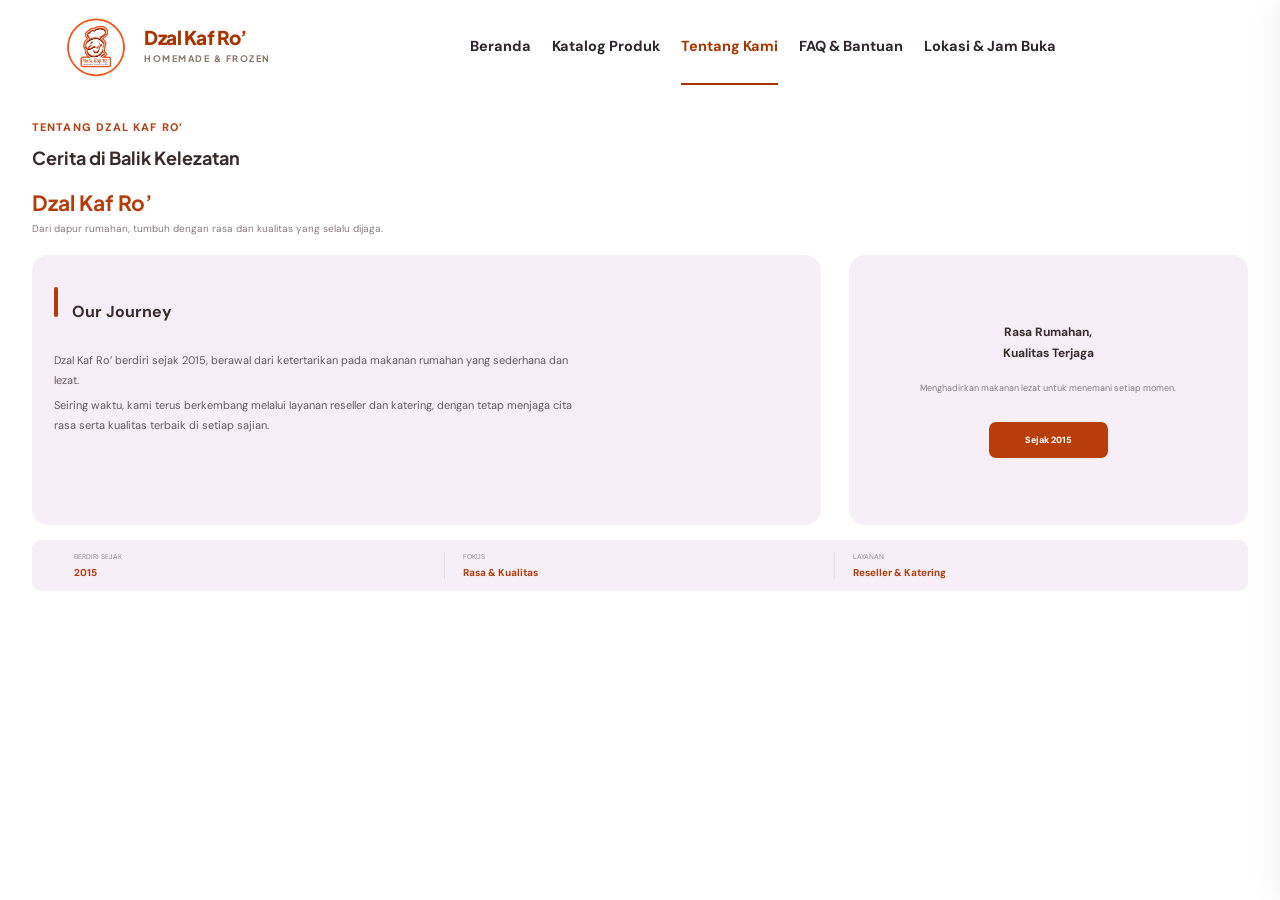
<file: homade/tentang-kami.html>
<!doctype html>
<html lang="id">
<head>
  <meta charset="UTF-8"/><meta name="viewport" content="width=device-width,initial-scale=1"/>
  <title>Dzal Kaf Ro’ — Aneka Frozen Food Homemade</title>
  <meta name="description" content="Aneka frozen food homemade khas Bondowoso. Temukan camilan favorit dan pesan dengan mudah."/>
  <link rel="icon" type="image/png" href="assets/logo-dzal-kaf-ro-asli.png"/>
  <link rel="stylesheet" href="style.css"/>
</head>
<body data-start-page="tentang">
  <a class="whatsapp-float" href="https://wa.me/6281286066806" target="_blank" rel="noopener noreferrer" aria-label="Chat WhatsApp Dzal Kaf Ro’">✆ <span>Chat WhatsApp</span></a>
  <div id="toast" role="status" aria-live="polite"></div>
  <div class="topbar"><div class="container topbar-inner"><span>✦ Homemade dengan rasa istimewa, dibuat penuh cinta</span><span>📍 Bondowoso, Jawa Timur</span></div></div>
  <header class="site-header"><div class="container nav-inner">
    <a class="brand" href="beranda.html" aria-label="Dzal Kaf Ro’ beranda"><img class="brand-logo" src="assets/logo-dzal-kaf-ro-asli.png" alt="Logo resmi Dzal Kaf Ro’"><span class="brand-wordmark"><span class="brand-name">Dzal Kaf Ro’</span><span class="brand-tagline">HOMEMADE &amp; FROZEN</span></span></a>
    <button id="menuToggle" class="menu-toggle" aria-label="Buka navigasi" aria-expanded="false">☰</button>
    <nav id="mainNav" class="main-nav" aria-label="Navigasi utama"><a href="beranda.html" data-nav="beranda">Beranda</a><a href="katalog.html" data-nav="produk">Katalog Produk</a><a href="tentang-kami.html" data-nav="tentang">Tentang Kami</a><a href="faq.html" data-nav="faq">FAQ & Bantuan</a><a href="lokasi.html" data-nav="lokasi">Lokasi & Jam Buka</a></nav>
    <div class="nav-actions"><button class="icon-button" id="searchButton" aria-label="Cari produk">⌕</button><button class="cart-trigger" id="cartButton" aria-label="Lihat keranjang">🛒 <span id="cartCount">0</span></button></div>
  </div></header>
  <main id="app" tabindex="-1"></main>
  <footer class="footer"><div class="container footer-grid"><div><div class="footer-logo"><img class="footer-logo-image" src="assets/logo-dzal-kaf-ro-asli.png" alt="Logo resmi Dzal Kaf Ro’"></div><p>Aneka frozen food homemade khas Bondowoso. Camilan praktis, lezat, dan berkualitas untuk keluarga.</p></div><div><h4>Jelajahi</h4><a href="beranda.html">Beranda</a><a href="katalog.html">Produk Kami</a><a href="tentang-kami.html">Tentang Kami</a><a href="faq.html">FAQ</a><a href="lokasi.html">Lokasi</a></div><div><h4>Hubungi Kami</h4><p>📍 Bondowoso, Jawa Timur</p><p>💬 <a href="https://wa.me/6281286066806" target="_blank" rel="noopener noreferrer">+62 812-8606-6806</a></p><p>🕘 Konfirmasi jam operasional</p></div></div><div class="footer-bottom">© <span id="year"></span> Dzal Kaf Ro’. Dibuat dengan sepenuh hati.</div></footer>
  <div class="overlay" id="overlay" hidden></div><aside id="cartDrawer" class="cart-drawer" aria-label="Keranjang belanja" aria-hidden="true"><div class="drawer-head"><h2>Keranjang Saya</h2><button id="closeCart" class="icon-button" aria-label="Tutup keranjang">✕</button></div><div id="cartItems" class="drawer-body"></div><div class="drawer-foot"><div class="total-line"><span>Total</span><strong id="cartTotal">Rp0</strong></div><button id="checkoutButton" class="btn btn-primary wide">Lanjutkan Pemesanan →</button><small>Ini adalah demo frontend; pembayaran belum terhubung.</small></div></aside>
  <script>
const ROOT='assets/';
const baseProducts=[
{id:1,name:'Roti Maryam Original',category:'Roti & Pastry',price:15000,img:'asset_07.png',badge:'Terlaris',description:'Roti maryam homemade lembut dan berlapis, nikmat disantap hangat.'},
{id:2,name:'Nugget Ayam',category:'Frozen Food',price:25000,img:'asset_08.png',badge:'Favorit',description:'Ayam berbumbu gurih dengan balutan tepung renyah, siap digoreng.'},
{id:3,name:'Donat Kentang',category:'Camilan',price:18000,img:'asset_09.png',badge:'',description:'Donat empuk dengan taburan gula halus, pas untuk teman minum teh.'},
{id:4,name:'Risol Mayo',category:'Frozen Food',price:20000,img:'asset_10.png',badge:'Populer',description:'Risol homemade dengan isian lembut dan lapisan luar yang renyah.'},
{id:5,name:'Roti Maryam Cokelat',category:'Roti & Pastry',price:22000,img:'asset_06.png',badge:'Rekomendasi',description:'Roti maryam dengan sajian premium, renyah di luar lembut di dalam.'},
{id:6,name:'Risol Matcha',category:'Camilan',price:18000,img:'asset_13.png',badge:'',description:'Camilan pandan yang harum, lembut, dan menggugah selera.'},
{id:7,name:'Roti Maryam',category:'Roti & Pastry',price:23000,img:'asset_04.png',badge:'Spesial',description:'Olahan roti maryam khas Dzal Kaf Ro’, dibuat dari bahan pilihan.'},
{id:8,name:'Donat Gula Halus',category:'Camilan',price:16000,img:'asset_14.png',badge:'',description:'Donat klasik manis yang cocok dinikmati bersama keluarga.'}
];
const load=(k,def)=>{try{return JSON.parse(localStorage.getItem(k))??def}catch{return def}};
let products=load('dzalkafro_products',baseProducts),cart=load('dzalkafro_cart',[]),qty=1,activeFilter='Semua',search='',adminLogged=load('dzalkafro_admin',false);
const rupiah=v=>'Rp'+Number(v||0).toLocaleString('id-ID');
const esc=s=>String(s).replace(/[&<>"']/g,c=>({'&':'&amp;','<':'&lt;','>':'&gt;','"':'&quot;',"'":'&#39;'}[c]));
const app=document.getElementById('app');
function save(){localStorage.setItem('dzalkafro_cart',JSON.stringify(cart));localStorage.setItem('dzalkafro_products',JSON.stringify(products));updateCount()}
function updateCount(){document.getElementById('cartCount').textContent=cart.reduce((n,i)=>n+i.qty,0)}
function notify(s){const t=document.getElementById('toast');t.textContent=s;t.classList.add('show');clearTimeout(window.toastT);window.toastT=setTimeout(()=>t.classList.remove('show'),2400)}
function photo(p){return p.imgData||ROOT+(p.img||'asset_07.png')}
function cards(list){return list.length?`<div class="products-grid">${list.map(p=>`<article class="product-card"><div class="product-picture" onclick="location.href='detail.html#detail/${p.id}'"><img src="${photo(p)}" alt="${esc(p.name)}" loading="lazy">${p.badge?`<span class="product-badge">${esc(p.badge)}</span>`:''}</div><div class="product-info"><h3>${esc(p.name)}</h3><p>${esc(p.description)}</p><div class="product-price">${rupiah(p.price)}</div><div class="product-footer"><a class="text-link" href="detail.html#detail/${p.id}">Lihat Detail →</a><button class="card-add" onclick="addCart(${p.id},1)">+ Keranjang</button></div></div></article>`).join('')}</div>`:`<div class="empty">Tidak ada produk yang sesuai.</div>`}
function banner(title,trail=''){return `<div class="page-banner"><div class="container"><div class="breadcrumbs"><a href="beranda.html">Beranda</a> / ${esc(trail||title)}</div><h1>${esc(title)}</h1></div></div>`}
function home(){app.innerHTML=`<section class="hero"><div class="container hero-grid"><div><p class="eyebrow">Cita Rasa Homemade Khas Bondowoso</p><h1>Aneka Frozen Food <em>Homemade</em> Khas Bondowoso</h1><p>Lezat, praktis, dan dibuat dengan bahan pilihan. Temukan aneka camilan dan frozen food favorit untuk momen spesial bersama keluarga.</p><div class="hero-buttons"><a href="katalog.html" class="btn btn-primary">Belanja Sekarang →</a><a href="tentang-kami.html" class="btn btn-outline">Kenali Kami</a></div></div><div class="hero-media"><img src="${ROOT}asset_06.png" alt="Roti maryam homemade Dzal Kaf Ro’"><div class="floating-tag">★ Dibuat dengan Cinta<small>Fresh • Lezat • Homemade</small></div></div></div></section><div class="container features"><div class="feature"><span class="feature-icon">♡</span><div><b>Bahan Berkualitas</b><p>Dipilih untuk rasa yang istimewa</p></div></div><div class="feature"><span class="feature-icon">✦</span><div><b>Homemade Fresh</b><p>Dibuat secara higienis dengan sepenuh hati</p></div></div><div class="feature"><span class="feature-icon">♨</span><div><b>Praktis Disajikan</b><p>Siap diolah untuk berbagai suasana</p></div></div></div><section class="section"><div class="container"><div class="section-heading"><div><p class="eyebrow">Pilihan Favorit</p><h2 class="section-title">Menu Andalan Kami</h2><p class="section-copy">Berbagai pilihan frozen food dan camilan homemade yang siap menemani harimu.</p></div><a class="text-link" href="katalog.html">Lihat Semua Produk →</a></div>${cards(products.slice(0,4))}</div></section><section class="section section-pale"><div class="container about-grid"><div class="about-media"><img src="${ROOT}asset_04.png" alt="Sajian rumahan Dzal Kaf Ro’" loading="lazy"></div><div><p class="eyebrow">Tentang Dzal Kaf Ro’</p><h2 class="section-title">Cerita di Balik Kelezatan Kami</h2><p class="section-copy">Dzal Kaf Ro’ hadir dengan semangat menyajikan makanan homemade khas Bondowoso yang praktis tanpa melupakan cita rasa. Setiap produk kami dibuat untuk membawa kehangatan ke meja makan Anda.</p><div class="check-list"><div><i>✓</i> Cita rasa rumahan yang autentik</div><div><i>✓</i> Aneka pilihan menu untuk keluarga</div><div><i>✓</i> Praktis disimpan dan disajikan</div></div><a href="tentang-kami.html" class="btn btn-primary">Selengkapnya →</a></div></div></section><section class="section"><div class="container"><div class="section-heading"><div><p class="eyebrow">Pilihan Lainnya</p><h2 class="section-title">Jelajahi Menu Favorit</h2></div><a class="text-link" href="katalog.html">Lihat Semua →</a></div>${cards(products.slice(4,8))}</div></section><section class="section section-pale"><div class="container location-grid"><div><p class="eyebrow">Temukan Kami</p><h2 class="section-title">Lokasi Dzal Kaf Ro’</h2><p class="section-copy">Ingin tahu lokasi kami? Lihat petunjuk area dan hubungi kami untuk mengonfirmasi alamat atau pengambilan pesanan.</p><div class="location-card"><b>📍 Bondowoso, Jawa Timur</b><p>Konfirmasi titik lokasi dan ketersediaan produk sebelum berkunjung.</p></div><a href="lokasi.html" class="btn btn-primary">Lihat Lokasi →</a></div><a class="location-map location-map-link" href="https://maps.app.goo.gl/EWFwECyo6GUZQwJH8" target="_blank" rel="noopener noreferrer" aria-label="Buka lokasi Dzal Kaf Ro’ di Google Maps"><img src="${ROOT}asset_15.png" alt="Peta referensi lokasi Dzal Kaf Ro’" loading="lazy"><div class="map-brand-cover">📍 Dzal Kaf Ro’ · Buka Google Maps ↗</div></a></div></section><section class="section"><div class="container cta"><div><h2>Yuk, Nikmati Kelezatan Homemade!</h2><p>Pilih menu favoritmu dan masukkan ke keranjang sekarang.</p></div><a class="btn" href="katalog.html">Pesan Sekarang →</a></div></section>`}
function catalog(){
 let categories=[['Semua Kategori','Semua'],['Roti Maryam','Roti & Pastry'],['Nugget Ayam','Frozen Food'],['Donat Mini','Camilan'],['Risol Mayo','Frozen Food'],['Pastry & Camilan Gurih','Camilan']];
 let filtered=products.filter(p=>(activeFilter==='Semua'||p.category===activeFilter||activeFilter==='Semua Kategori')&&`${p.name} ${p.description}`.toLowerCase().includes(search.toLowerCase()));
 app.innerHTML=`<section class="catalog-reference"><div class="catalog-reference-hero"><div class="catalog-reference-inner"><div><span class="catalog-kicker">100% HALAL & TANPA PENGAWET BUATAN</span><h1>Katalog Aneka Frozen Food<br>Khas Bondowoso</h1><p>Pilihan hidangan beku homemade premium siap saji. Dibuat dari bahan rempah bermutu tinggi, higienis, dan tersimpan aman di freezer untuk kebutuhan keluarga.</p></div><div class="catalog-reference-stats"><div><b>12+</b><small>Variasi Menu</small></div><div><b>4.9</b><small>Kepuasan Rasa</small></div><div><b>100%</b><small>Homemade</small></div></div></div></div><div class="catalog-reference-body"><div class="catalog-reference-tools"><input id="productSearch" type="search" placeholder="⌕ Cari Roti Maryam, Nugget, Donat Mini, Risol Mayo..." value="${esc(search)}" aria-label="Cari produk"><div class="catalog-tool-pills"><span>● Stok Ready</span><span>♡ Promo Hemat</span><span>Terpopuler</span></div></div><div class="catalog-reference-filters">${categories.map(([label,value],i)=>`<button class="${(i===0&&activeFilter==='Semua')||activeFilter===value?'active':''}" data-filter="${value}">${label}</button>`).join('')}</div><div class="catalog-result-label">Menampilkan <b>${filtered.length} Produk</b></div><div id="catalogResults">${cards(filtered)}</div><div class="catalog-reference-cta"><h2>Mau Buka Usaha atau Butuh Pasokan Makanan Frozen food?</h2><p>Dapatkan harga grosir beku khusus dengan potongan hingga 25% untuk pesanan minimal 20 pack.</p><p>Cocok untuk warung kopi, kantin sekolah, resto cepat saji, dan reseller luar kota Bondowoso.</p></div></div></section>`;
 document.getElementById('productSearch').addEventListener('input',e=>{search=e.target.value;updateCatalog()});
 document.querySelectorAll('[data-filter]').forEach(b=>b.onclick=()=>{activeFilter=b.dataset.filter;updateCatalog()});
}
function updateCatalog(){document.querySelectorAll('[data-filter]').forEach(b=>b.classList.toggle('active',b.dataset.filter===activeFilter));let filtered=products.filter(p=>(activeFilter==='Semua'||p.category===activeFilter)&&`${p.name} ${p.description}`.toLowerCase().includes(search.toLowerCase()));document.getElementById('catalogResults').innerHTML=cards(filtered)}
function detail(id){
 const p=products.find(x=>x.id===+id);if(!p){notfound();return}qty=1;
 const related=products.filter(x=>x.id!==p.id).slice(0,3);
 app.innerHTML=`<section class="detail-reference"><div class="detail-reference-top"><a href="beranda.html">Beranda</a> / <a href="katalog.html">Katalog Produk</a> / ${esc(p.name)}</div><div class="detail-reference-main"><div class="detail-reference-photo"><img src="${photo(p)}" alt="${esc(p.name)}"></div><div class="detail-reference-info"><span class="detail-best">BEST SELLER • Dzal Kaf Ro’ Asli Bondowoso</span><h1>${esc(p.name)} Khas Dzal Kaf Ro’</h1><p class="detail-rating">★ 4.9 · 280+ Ulasan Pembeli · 3.400+ Terjual</p><div class="detail-price-panel"><div><small>Harga Satuan / Pack</small><strong>${rupiah(p.price)}</strong></div><div><b>Promo Spesial Ramah di Hemat</b><small>Diskon 5% untuk pembelian min. 3 pack</small></div></div><h3>Pilih Varian Rasa</h3><div class="detail-options"><button class="selected">Original<small>${rupiah(p.price)}</small></button><button>Coklat Meises<small>Rp 20.000</small></button><button>Keju Cheddar<small>Rp 22.000</small></button><button>Mix Duo<small>Rp 23.000</small></button></div><h3>Pilih Kemasan Porsi</h3><div class="detail-options package-options"><button class="selected">Regular Pack<small>Isi 5 pcs</small></button><button>Family Pack<small>Isi 10 pcs</small></button></div><h3>Jumlah</h3><div class="qty"><button id="minusQty" aria-label="Kurangi jumlah">−</button><strong id="detailQty">1</strong><button id="plusQty" aria-label="Tambah jumlah">+</button></div><div class="detail-checkout-panel"><div><small>Estimasi Total Belanja</small><strong id="detailEstimate">${rupiah(p.price)}</strong></div><div class="detail-checkout-actions"><button id="detailAdd" class="btn btn-primary">Pesan Langsung via WhatsApp</button><button id="detailCart" class="btn btn-outline">Tambah Admin / Keranjang</button></div></div></div></div><section class="detail-reference-description"><div class="detail-tabs"><button class="active" data-detail-tab="desc">Deskripsi & Komposisi</button><button data-detail-tab="prep">Panduan Penyajian Praktis</button></div><div class="detail-description-content"><div><h2>Resep Warisan Khas Timur Tengah dengan Cita Rasa Lokal</h2><p>${esc(p.description)} dibuat dengan cita rasa rumahan dan bahan pilihan untuk menghadirkan tekstur lembut dan sajian yang nikmat.</p></div><aside><b>Fakta Nutrisi per Porsi</b><p>Energi Total 165 kkal</p><p>Protein 4.5 g</p><p>Karbohidrat Total 28 g</p></aside></div></section><section class="detail-related"><p class="eyebrow">PELEPAS LAPAR</p><h2>Cocok Dinikmati Bersama</h2>${cards(related)}</section><section class="detail-reviews"><h2>Ulasan Pelanggan Terverifikasi</h2><p>4.9 / 5.0 berdasarkan ulasan pembeli produk Dzal Kaf Ro’.</p></section></section>`;
 const updateQty=()=>{document.getElementById('detailQty').textContent=qty;document.getElementById('detailEstimate').textContent=rupiah(p.price*qty)};
 document.getElementById('minusQty').onclick=()=>{qty=Math.max(1,qty-1);updateQty()};
 document.getElementById('plusQty').onclick=()=>{qty++;updateQty()};
 document.getElementById('detailCart').onclick=()=>addCart(p.id,qty);
 document.getElementById('detailAdd').onclick=()=>{addCart(p.id,qty);const msg=`Halo Dzal Kaf Ro’, saya ingin memesan ${p.name} sebanyak ${qty} pack.`;window.open('https://wa.me/6281286066806?text='+encodeURIComponent(msg),'_blank','noopener,noreferrer')};
 document.querySelectorAll('[data-detail-tab]').forEach(b=>b.onclick=()=>{document.querySelectorAll('[data-detail-tab]').forEach(x=>x.classList.toggle('active',x===b));const content=document.querySelector('.detail-description-content>div');content.innerHTML=b.dataset.detailTab==='desc'?`<h2>Resep Warisan Khas Timur Tengah dengan Cita Rasa Lokal</h2><p>${esc(p.description)} dibuat dengan cita rasa rumahan dan bahan pilihan untuk menghadirkan tekstur lembut dan sajian yang nikmat.</p>`:`<h2>Panduan Penyajian Praktis</h2><p>Panaskan produk sesuai jenisnya hingga matang dan sajikan selagi hangat. Untuk produk frozen, cairkan seperlunya sebelum diolah.</p>`});
 document.querySelectorAll('.detail-options button').forEach(b=>b.onclick=()=>{b.parentElement.querySelectorAll('button').forEach(x=>x.classList.toggle('selected',x===b))});
}
function about(){
 app.innerHTML=`<section class="reference-page about-reference"><div class="about-reference-heading"><p class="eyebrow">TENTANG Dzal Kaf Ro’</p><h1>Cerita di Balik Kelezatan</h1><h2>Dzal Kaf Ro’</h2><p>Dari dapur rumahan, tumbuh dengan rasa dan kualitas yang selalu dijaga.</p></div><div class="about-reference-grid"><article class="about-reference-story"><h3>Our Journey</h3><p>Dzal Kaf Ro’ berdiri sejak 2015, berawal dari ketertarikan pada makanan rumahan yang sederhana dan lezat.</p><p>Seiring waktu, kami terus berkembang melalui layanan reseller dan katering, dengan tetap menjaga cita rasa serta kualitas terbaik di setiap sajian.</p></article><aside class="about-reference-aside"><div><h3>Rasa Rumahan,<br>Kualitas Terjaga</h3><p>Menghadirkan makanan lezat untuk menemani setiap momen.</p><span>Sejak 2015</span></div></aside></div><div class="about-reference-stats"><div><small>BERDIRI SEJAK</small><b>2015</b></div><div><small>FOKUS</small><b>Rasa & Kualitas</b></div><div><small>LAYANAN</small><b>Reseller & Katering</b></div></div></section>`;
}

function faq(){
 const items=[
  ['Apa itu Dzal Kaf Ro’?','Usaha kuliner yang menyediakan makanan lezat dengan harga terjangkau.'],
  ['Bagaimana cara memesan?','Pesan melalui WhatsApp atau kontak yang tersedia di website.'],
  ['Apakah menerima pesanan untuk acara?','Ya, tersedia pesanan dalam jumlah banyak untuk berbagai acara.'],
  ['Kapan Dzal Kaf Ro’ buka?','Setiap hari, pukul 09.00–21.00 WIB.']
 ];
 app.innerHTML=`<section class="reference-page faq-reference"><div class="reference-banner"><div class="reference-banner-inner"><p>BANTUAN & INFORMASI</p><div><h1>FAQ</h1><span>Pertanyaan yang sering ditanyakan tentang Dzal Kaf Ro’</span></div></div></div><div class="faq-reference-content"><div class="faq-reference-list">${items.map(([q,a])=>`<details class="faq-reference-item" open><summary>${q}</summary><p>${a}</p></details>`).join('')}</div></div></section>`;
}

function locationPage(){
 app.innerHTML=`<section class="reference-page location-reference"><p class="eyebrow">KUNJUNGI & PESAN LANGSUNG</p><h1>Lokasi Toko & Jam Operasional</h1><a class="location-map-link" href="https://maps.app.goo.gl/EWFwECyo6GUZQwJH8" target="_blank" rel="noopener noreferrer" aria-label="Buka lokasi Dzal Kaf Ro’ di Google Maps"><div class="location-reference-map"><img src="${ROOT}asset_15.png" alt="Peta lokasi toko Dzal Kaf Ro’"></div><span class="location-map-cta">📍 Buka Petunjuk Arah di Google Maps <span aria-hidden="true">↗</span></span></a><div class="location-reference-details"><article><b>Alamat Toko</b><p>Jl. Perikanan RT 20, Tenggarang, Bondowoso</p><a class="location-text-link" href="https://maps.app.goo.gl/EWFwECyo6GUZQwJH8" target="_blank" rel="noopener noreferrer">Lihat alamat di Google Maps →</a></article><article><b>Jam Buka Operasional</b><p>Setiap hari • 08.00–20.00 WIB</p></article></div></section>`;
}
function login(){if(adminLogged){location.href='dashboard-admin.html';return}app.innerHTML=`<section class="login-page"><div class="login-panel login-panel-split"><div class="login-brand-panel"><img class="login-logo-image" src="assets/logo-dzal-kaf-ro-light.svg" alt="Logo Dzal Kaf Ro’"><small>PORTAL RESMI TERINTEGRASI</small><h2>Dzal Kaf Ro’</h2><h3>Sistem Kelola Dapur & Pesanan Tradisional</h3><p>Pusat kendali operasional website digital, administrasi stok, katalog, hingga alur pesanan.</p><div class="login-perk">✓ Single Sign-On Terpusat</div><div class="login-perk">✓ Integrasi WhatsApp & Nota Cepat</div><span class="login-footnote">BONDOWOSO, JAWA TIMUR</span></div><div class="login-form-panel"><p class="eyebrow">SELAMAT DATANG KEMBALI</p><h1>Masuk Dashboard Admin</h1><p class="section-copy">Masukkan akun administrator untuk mengelola website Dzal Kaf Ro’.</p><form id="loginForm"><div class="form-group"><label>Alamat Email / Username</label><input id="username" required autocomplete="username" placeholder="admin@dzalkafro.com"></div><div class="form-group"><label>Kata Sandi</label><input id="password" type="password" required autocomplete="current-password" placeholder="Masukkan kata sandi"></div><div class="login-options"><label><input type="checkbox"> Ingat saya di perangkat ini</label><span>Lupa Kata Sandi?</span></div><button class="btn btn-primary wide" type="submit">Masuk ke Dashboard Admin →</button></form><p class="hint">Mode demo: username <b>admin</b> dan password <b>admin123</b>.</p><a class="text-link" href="beranda.html">← Kembali ke Beranda</a></div></div></section>`;document.getElementById('loginForm').onsubmit=e=>{e.preventDefault();if(document.getElementById('username').value==='admin'&&document.getElementById('password').value==='admin123'){adminLogged=true;localStorage.setItem('dzalkafro_admin','true');location.href='dashboard-admin.html';notify('Berhasil masuk ke mode demo')}else notify('Username atau password demo salah')}}
function adminShell(page,content){
 const items=[['dashboard','▦','Ringkasan Panel'],['kelola','▤','Kelola Produk'],['tambah','＋','Tambah Produk']];
 app.innerHTML=`<div class="admin-layout"><aside class="admin-sidebar"><a class="admin-logo" href="dashboard-admin.html"><img class="admin-logo-image" src="assets/logo-dzal-kaf-ro-asli.png" alt="Logo Dzal Kaf Ro’"><span>DZAL KAF RO’<small>ADMIN PANEL</small></span></a><div class="admin-side-label">MENU UTAMA</div><nav aria-label="Navigasi admin">${items.map(([slug,ic,label])=>`<a class="admin-side-link ${page===slug?'selected':''}" href="${slug==='dashboard'?'dashboard-admin.html':slug==='kelola'?'kelola-produk.html':'tambah-produk.html'}"><span>${ic}</span>${label}</a>`).join('')}</nav><div class="admin-side-footer"><a href="beranda.html">↗ Lihat Website</a><button id="adminLogout">↪ Keluar</button></div></aside><div class="admin-workspace"><div class="admin-toolbar"><span>Dzalkaf Ro’ / <strong>${items.find(x=>x[0]===page)?.[2]||'Admin'}</strong></span><div class="admin-account"><span class="admin-avatar">A</span> Administrator</div></div><div class="admin-content">${content}</div></div></div>`;
 document.getElementById('adminLogout').onclick=()=>{adminLogged=false;localStorage.removeItem('dzalkafro_admin');location.href='admin-login.html';notify('Berhasil keluar')};
}
function adminHeading(title,subtitle,action=''){return `<div class="admin-heading"><div><p class="eyebrow">DZAL KAF RO’ / ADMINISTRASI</p><h1>${title}</h1><p>${subtitle}</p></div>${action}</div>`}
function dashboard(){if(!adminLogged){location.href='admin-login.html';return}
 const total=products.length, categories=new Set(products.map(p=>p.category)).size;
 const lowStock=products.filter(p=>Number(p.stock||0)>0&&Number(p.stock||0)<=5).length;
 const tableRows=products.slice(0,6).map(p=>`<tr><td><div class="table-product"><img src="${photo(p)}" alt=""><span><b>${esc(p.name)}</b><small>${esc(p.category)}</small></span></div></td><td>${esc(p.category)}</td><td class="price-cell">${rupiah(p.price)}</td><td><span class="status-pill">Aktif</span></td><td><a class="table-edit" href="edit-produk.html#edit/${p.id}">Edit</a></td></tr>`).join('')||'<tr><td colspan="5" class="empty">Belum ada produk.</td></tr>';
 adminShell('dashboard',`<div class="admin-welcome"><div><p class="eyebrow">DZAL KAF RO’ / ADMINISTRASI</p><h1>Dashboard Admin</h1><p>Kelola katalog dan pantau ringkasan produk Dzal Kaf Ro’.</p></div><span class="welcome-chip">● Sistem Aktif</span></div>
 <div class="admin-stats admin-stats-four"><article><small>Produk Aktif</small><strong>${total}</strong><span class="stat-note">Total produk terdaftar</span></article><article><small>Kategori Produk</small><strong>${categories}</strong><span class="stat-note">Kategori tersedia</span></article><article><small>Stok Menipis</small><strong>${lowStock}</strong><span class="stat-note">Perlu diperiksa</span></article><article><small>Status Database</small><strong class="stat-word">Lokal</strong><span class="stat-note">Penyimpanan browser</span></article></div>
 <div class="dashboard-work-grid"><section class="admin-card dashboard-products"><div class="admin-card-title"><div><h2>Katalog Produk DzalKafFood</h2><small>Daftar produk yang tampil di website</small></div><a href="kelola-produk.html" class="btn btn-primary btn-xs">Lihat Semua</a></div><div class="table-scroll"><table class="admin-table"><thead><tr><th>PRODUK</th><th>KATEGORI</th><th>HARGA</th><th>STOK</th><th>STATUS</th></tr></thead><tbody>${tableRows}</tbody></table></div></section>
 <section class="admin-card dashboard-quick"><div class="admin-card-title"><h2>Tambah Produk</h2></div><p class="admin-subcopy">Masukkan produk baru ke katalog website.</p><form id="quickProductForm"><div class="form-group"><label for="quickName">Nama Produk</label><input id="quickName" required placeholder="Contoh: Roti Maryam"></div><div class="form-group"><label for="quickCategory">Kategori</label><select id="quickCategory"><option>Frozen Food</option><option>Roti & Pastry</option><option>Camilan</option></select></div><div class="form-group"><label for="quickPrice">Harga (Rp)</label><input id="quickPrice" type="number" min="1" required placeholder="15000"></div><button class="btn btn-primary wide" type="submit">＋ Simpan Produk</button></form><a class="quick-more" href="tambah-produk.html">Pengaturan produk lengkap →</a></section></div>`);
 document.getElementById('quickProductForm').onsubmit=e=>{e.preventDefault();const name=document.getElementById('quickName').value.trim(),price=Number(document.getElementById('quickPrice').value),category=document.getElementById('quickCategory').value;if(!name||!price||price<1){notify('Lengkapi data produk');return}products.unshift({id:Math.max(0,...products.map(x=>x.id))+1,name,category,price,stock:0,description:'Produk homemade Dzal Kaf Ro’.',img:'asset_07.png',badge:''});save();location.href='dashboard-admin.html';notify('Produk berhasil ditambahkan')};
}
function manageProducts(){if(!adminLogged){location.href='admin-login.html';return}
 adminShell('kelola',`<div class="admin-welcome"><div><p class="eyebrow">DZAL KAF RO’ / INVENTARIS</p><h1>Kelola Produk & Inventaris Frozen Food</h1><p>Atur katalog, harga, stok, dan informasi produk yang ditampilkan.</p></div><a href="tambah-produk.html" class="btn btn-primary">＋ Tambah Produk Baru</a></div>
 <div class="admin-stats admin-stats-four"><article><small>Produk Terdaftar</small><strong>${products.length}</strong><span class="stat-note">Dalam katalog</span></article><article><small>Total Kategori</small><strong>${new Set(products.map(p=>p.category)).size}</strong><span class="stat-note">Jenis produk</span></article><article><small>Stok Menipis</small><strong>${products.filter(p=>Number(p.stock||0)>0&&Number(p.stock||0)<=5).length}</strong><span class="stat-note">Perlu restock</span></article><article><small>Status Penyimpanan</small><strong class="stat-word">Lokal</strong><span class="stat-note">Browser perangkat ini</span></article></div>
 <section class="admin-card manage-card"><div class="admin-card-title"><div><h2>Daftar Produk</h2><small id="resultCount">${products.length} produk ditemukan</small></div><a href="tambah-produk.html" class="btn btn-primary btn-xs">＋ Tambah Produk</a></div><div class="admin-table-tools"><input id="adminSearch" aria-label="Cari produk" placeholder="⌕ Cari nama produk, kategori..." /><span class="table-helper">Kelola informasi produk dan stok</span></div><div class="admin-filter-tabs"><button type="button" class="active" data-admin-filter="Semua">Semua Produk</button>${['Frozen Food','Roti & Pastry','Camilan'].map(c=>`<button type="button" data-admin-filter="${c}">${c}</button>`).join('')}</div><div class="table-scroll"><table class="admin-table"><thead><tr><th>PRODUK</th><th>KATEGORI</th><th>HARGA</th><th>STOK</th><th>STATUS</th><th>AKSI</th></tr></thead><tbody id="adminTableRows"></tbody></table></div></section>`);
 const searchEl=document.getElementById('adminSearch');let adminFilter='Semua';
 function rows(){const filtered=products.filter(p=>(adminFilter==='Semua'||p.category===adminFilter)&&`${p.name} ${p.category}`.toLowerCase().includes(searchEl.value.toLowerCase()));document.getElementById('resultCount').textContent=`${filtered.length} produk ditemukan`;document.getElementById('adminTableRows').innerHTML=filtered.map(p=>`<tr><td><div class="table-product"><img src="${photo(p)}" alt=""><span><b>${esc(p.name)}</b><small>ID #${p.id}</small></span></div></td><td>${esc(p.category)}</td><td class="price-cell">${rupiah(p.price)}</td><td>${Number(p.stock||0)} pcs</td><td><span class="status-pill">${Number(p.stock||0)<=5?'Periksa stok':'Aktif'}</span></td><td><div class="action-group"><a href="edit-produk.html#edit/${p.id}" aria-label="Edit ${esc(p.name)}" title="Edit produk">✎</a><button data-delete="${p.id}" aria-label="Hapus ${esc(p.name)}" title="Hapus produk">×</button></div></td></tr>`).join('')||'<tr><td colspan="6" class="empty">Produk tidak ditemukan.</td></tr>';document.querySelectorAll('[data-delete]').forEach(b=>b.onclick=()=>{if(confirm('Yakin ingin menghapus produk ini?')){products=products.filter(p=>p.id!==Number(b.dataset.delete));cart=cart.filter(p=>p.id!==Number(b.dataset.delete));save();rows();notify('Produk dihapus')}})}
 searchEl.addEventListener('input',rows);document.querySelectorAll('[data-admin-filter]').forEach(btn=>btn.onclick=()=>{adminFilter=btn.dataset.adminFilter;document.querySelectorAll('[data-admin-filter]').forEach(x=>x.classList.toggle('active',x===btn));rows()});rows()
}
function productForm(editId){if(!adminLogged){location.href='admin-login.html';return}
 const editing=editId!==undefined,p=editing?products.find(x=>x.id===Number(editId)):null;if(editing&&!p){location.href='kelola-produk.html';return}
 const page=editing?'edit':'tambah',title=editing?'Edit Produk':'Tambah Produk';
 const optionImages=['asset_07.png','asset_08.png','asset_09.png','asset_10.png','asset_06.png','asset_13.png','asset_04.png','asset_14.png','asset_18.png'];
 adminShell(page,`<div class="admin-welcome"><div><p class="eyebrow">DZAL KAF RO’ / PRODUK</p><h1>${title}</h1><p>${editing?'Perbarui informasi produk yang sudah ada.':'Tambahkan produk baru ke katalog Dzal Kaf Ro’.'}</p></div><a href="kelola-produk.html" class="btn btn-outline">← Kembali ke Produk</a></div>
 <section class="admin-card admin-edit-card"><div class="admin-card-title"><div><h2>Informasi Produk</h2><small>Lengkapi data produk di bawah ini</small></div><span class="required-note">* Wajib diisi</span></div><form id="productAdminForm" class="product-admin-form">
 <div class="form-group"><label for="apName">Nama Produk <em>*</em></label><input id="apName" name="name" required maxlength="90" placeholder="Contoh: Roti Maryam" value="${esc(p?.name||'')}"></div>
 <div class="form-group"><label for="apCategory">Kategori <em>*</em></label><select id="apCategory" name="category" required>${['Frozen Food','Roti & Pastry','Camilan'].map(c=>`<option ${p?.category===c?'selected':''}>${c}</option>`).join('')}</select></div>
 <div class="form-group"><label for="apPackage">Isi Kemasan</label><input id="apPackage" name="package" placeholder="Contoh: 4 pcs" value="${esc(p?.package||'')}"></div>
 <div class="form-group"><label for="apPrice">Harga (Rp) <em>*</em></label><input id="apPrice" name="price" type="number" min="1" required placeholder="Contoh: 25000" value="${p?.price||''}"></div>
 <div class="form-group"><label for="apStock">Stok</label><input id="apStock" name="stock" type="number" min="0" placeholder="Contoh: 20" value="${p?.stock??''}"></div>
 <div class="form-group form-span"><label for="apDescription">Deskripsi Produk <em>*</em></label><textarea id="apDescription" name="description" required maxlength="500" placeholder="Tulis deskripsi produk...">${esc(p?.description||'')}</textarea></div>
 <div class="form-group form-span"><label for="apImg">Foto Produk</label><input id="apImg" type="file" accept="image/*"><p class="field-help">Pilih foto produk dari perangkat (maksimal 2 MB).</p><div class="admin-image-preview"><img id="adminPreview" src="${photo(p||{img:optionImages[0]})}" alt="Pratinjau foto produk"><span>Pratinjau foto produk</span></div></div>
 <div class="form-group"><label for="apBadge">Label Produk</label><input id="apBadge" name="badge" maxlength="20" placeholder="Contoh: Terlaris" value="${esc(p?.badge||'')}"></div>
 <div class="admin-form-actions form-span"><a href="kelola-produk.html" class="btn btn-outline">Batal</a><button type="submit" class="btn btn-primary">✓ ${editing?'Simpan Perubahan':'Simpan Produk'}</button></div>
 </form></section>`);
 let uploadedImage=p?.imgData||'';document.getElementById('apImg').onchange=e=>{const file=e.target.files[0];if(!file)return;if(file.size>2*1024*1024){e.target.value='';notify('Ukuran foto maksimal 2 MB');return}const reader=new FileReader();reader.onload=()=>{uploadedImage=String(reader.result);document.getElementById('adminPreview').src=uploadedImage};reader.readAsDataURL(file)};
 document.getElementById('productAdminForm').onsubmit=e=>{e.preventDefault();const f=new FormData(e.currentTarget),data={name:String(f.get('name')).trim(),category:String(f.get('category')),package:String(f.get('package')||'').trim(),price:Number(f.get('price')),stock:Number(f.get('stock')||0),description:String(f.get('description')).trim(),img:p?.img||'asset_07.png',imgData:uploadedImage,badge:String(f.get('badge')).trim()};if(!data.name||!data.description||!Number.isFinite(data.price)||data.price<=0){notify('Periksa kembali data produk');return}if(editing){Object.assign(p,data)}else{products.unshift({id:Math.max(0,...products.map(x=>x.id))+1,...data})}save();location.href='kelola-produk.html';notify(editing?'Perubahan produk disimpan':'Produk berhasil ditambahkan')}
}
function notfound(){app.innerHTML=`<section class="container not-found"><h1>Halaman tidak ditemukan</h1><p>Alamat yang kamu tuju belum tersedia.</p><a class="btn btn-primary" href="beranda.html">Kembali ke Beranda</a></section>`}
function addCart(id,amount){const p=products.find(p=>p.id===id);if(!p)return;const row=cart.find(i=>i.id===id);row?row.qty+=amount:cart.push({id,qty:amount});save();notify(`${p.name} ditambahkan ke keranjang`)}
function renderCart(){let sum=0;document.getElementById('cartItems').innerHTML=cart.length?cart.map(item=>{let p=products.find(p=>p.id===item.id);if(!p)return '';sum+=p.price*item.qty;return `<div class="drawer-item"><img src="${photo(p)}" alt="${esc(p.name)}"><div style="flex:1"><h4>${esc(p.name)}</h4><p>${rupiah(p.price)} × ${item.qty}</p><button onclick="changeCart(${p.id},-1)">− Kurangi</button> | <button onclick="changeCart(${p.id},1)">+ Tambah</button></div><button aria-label="Hapus ${esc(p.name)}" onclick="removeCart(${p.id})">✕</button></div>`}).join(''):`<div class="empty">🛒<br><br>Keranjang masih kosong.<br><br><a class="btn btn-primary" href="katalog.html" onclick="toggleCart(false)">Jelajahi Produk</a></div>`;document.getElementById('cartTotal').textContent=rupiah(sum);document.getElementById('checkoutButton').disabled=!cart.length}
function changeCart(id,d){const row=cart.find(i=>i.id===id);if(row){row.qty+=d;if(row.qty<=0)cart=cart.filter(i=>i.id!==id)}save();renderCart()}
function removeCart(id){cart=cart.filter(i=>i.id!==id);save();renderCart()}
function toggleCart(open){const drawer=document.getElementById('cartDrawer');drawer.classList.toggle('open',open);drawer.setAttribute('aria-hidden',String(!open));document.getElementById('overlay').hidden=!open;if(open)renderCart()}
function checkout(){if(!cart.length){notify('Keranjang masih kosong');return}const details=cart.map(i=>{const p=products.find(x=>x.id===i.id);return p?`${p.name} x${i.qty} = ${rupiah(p.price*i.qty)}`:''}).filter(Boolean);const total=cart.reduce((s,i)=>s+(products.find(p=>p.id===i.id)?.price||0)*i.qty,0);const message=`Halo Dzal Kaf Ro’, saya ingin pesan:\n${details.map(x=>'• '+x).join('\n')}\nTotal: ${rupiah(total)}\nMohon konfirmasi stok dan cara pemesanan.`;window.open('https://wa.me/6281286066806?text='+encodeURIComponent(message),'_blank','noopener,noreferrer');notify('Membuka WhatsApp untuk konfirmasi pesanan')}
function router(){let [page,arg]=(location.hash.slice(1)||document.body.dataset.startPage||'beranda').split('/');page=(page||'beranda').toLowerCase().replace(/\/$/,'');if(page==='faqs'||page==='faq-bantuan')page='faq';document.body.dataset.page=page;document.querySelectorAll('[data-nav]').forEach(a=>a.classList.toggle('active',a.dataset.nav===page||(page==='detail'&&a.dataset.nav==='produk')));document.getElementById('mainNav').classList.remove('open');document.body.classList.toggle('is-admin',['login','dashboard','kelola','tambah','edit'].includes(page));document.getElementById('menuToggle').setAttribute('aria-expanded','false');toggleCart(false);switch(page){case'beranda':home();break;case'produk':catalog();break;case'detail':detail(arg||document.body.dataset.defaultId||1);break;case'tentang':about();break;case'faq':faq();break;case'lokasi':locationPage();break;case'login':login();break;case'dashboard':dashboard();break;case'kelola':manageProducts();break;case'tambah':productForm();break;case'edit':productForm(arg||document.body.dataset.defaultId||1);break;default:notfound()}window.scrollTo(0,0)}
document.getElementById('year').textContent=new Date().getFullYear();document.getElementById('menuToggle').onclick=()=>{let e=document.getElementById('mainNav');e.classList.toggle('open');document.getElementById('menuToggle').setAttribute('aria-expanded',e.classList.contains('open'))};document.getElementById('cartButton').onclick=()=>toggleCart(true);document.getElementById('closeCart').onclick=()=>toggleCart(false);document.getElementById('overlay').onclick=()=>toggleCart(false);document.getElementById('searchButton').onclick=()=>{location.href='katalog.html';setTimeout(()=>document.getElementById('productSearch')?.focus(),40)};document.getElementById('checkoutButton').onclick=checkout;document.addEventListener('keydown',e=>{if(e.key==='Escape')toggleCart(false)});window.addEventListener('hashchange',router);updateCount();router();


</script>
</body></html>
</file>
<file: homade/style.css>
@import url('https://fonts.googleapis.com/css2?family=DM+Sans:wght@400;500;600;700&family=Plus+Jakarta+Sans:wght@400;500;600;700;800&display=swap');
:root{--orange:#b73509;--orange-dark:#912604;--pale:#fff2ec;--cream:#fffaf7;--text:#2e211d;--muted:#796e6a;--line:#f0e5df;--shadow:0 14px 42px rgba(89,41,19,.09)}*{box-sizing:border-box}html{scroll-behavior:smooth}body{margin:0;font-family:'DM Sans',Arial,sans-serif;color:var(--text);background:#fff}button,input,textarea,select{font:inherit}button{cursor:pointer}a{text-decoration:none;color:inherit}img{max-width:100%;display:block}.container{width:min(1140px,calc(100% - 40px));margin:auto}.topbar{background:var(--orange);color:#fff;font-size:12px}.topbar-inner{display:flex;justify-content:space-between;padding:9px 0;gap:16px}.site-header{position:sticky;top:0;z-index:30;background:#fff;border-bottom:1px solid var(--line)}.nav-inner{height:75px;display:flex;align-items:center;gap:34px}.brand{display:flex;align-items:center;gap:10px;color:var(--orange);font-family:'Plus Jakarta Sans',sans-serif;font-size:19px;line-height:1;font-weight:800;white-space:nowrap}.brand strong{font-weight:800}.brand small{display:block;font-size:8px;color:#9b837a;letter-spacing:2px;margin-top:7px}.brand-icon{display:grid;place-items:center;width:42px;height:42px;background:var(--orange);border-radius:12px;color:white;font-size:27px}.main-nav{display:flex;gap:29px;margin:auto;font-size:13px;font-weight:700}.main-nav a{padding:28px 0;border-bottom:3px solid transparent}.main-nav a:hover,.main-nav a.active{color:var(--orange);border-color:var(--orange)}.nav-actions{display:flex;align-items:center;gap:12px}.icon-button{border:0;background:none;font-size:24px;color:var(--text);padding:8px}.cart-trigger{border:0;border-radius:12px;background:#fff5f0;padding:9px 12px;color:var(--orange);font-size:18px}.cart-trigger span{font-size:12px;font-weight:800;background:var(--orange);color:#fff;border-radius:15px;padding:2px 6px}.menu-toggle{display:none;border:none;background:none;font-size:25px}.btn{display:inline-flex;align-items:center;justify-content:center;gap:8px;border:1px solid transparent;border-radius:8px;font-size:13px;font-weight:800;padding:13px 20px;transition:.2s}.btn:hover{transform:translateY(-2px)}.btn-primary{background:var(--orange);color:#fff}.btn-primary:hover{background:var(--orange-dark)}.btn-outline{border-color:var(--orange);color:var(--orange);background:white}.btn-ghost{background:#fff1eb;color:var(--orange)}.btn.small{padding:10px 14px}.btn.wide{width:100%}.section{padding:76px 0}.section-pale{background:var(--cream)}.eyebrow{color:var(--orange);font-weight:800;letter-spacing:1.5px;text-transform:uppercase;font-size:11px;margin:0 0 12px}.section-title{font-family:'Plus Jakarta Sans',sans-serif;font-size:clamp(26px,3.2vw,39px);line-height:1.24;letter-spacing:-1.2px;margin:0 0 16px}.section-copy{line-height:1.8;color:var(--muted);max-width:650px}.hero{background:linear-gradient(115deg,#fff9f5,#fff4ed);overflow:hidden}.hero-grid{display:grid;grid-template-columns:1fr 1fr;gap:60px;align-items:center;padding:75px 0}.hero h1{font-family:'Plus Jakarta Sans',sans-serif;font-size:clamp(34px,4.5vw,54px);line-height:1.18;margin:0 0 22px;letter-spacing:-2px}.hero h1 em{font-style:normal;color:var(--orange)}.hero p{color:var(--muted);line-height:1.85;margin:0 0 30px}.hero-buttons{display:flex;gap:12px;flex-wrap:wrap}.hero-media{position:relative}.hero-media img{width:100%;height:420px;object-fit:cover;border-radius:24px;box-shadow:var(--shadow)}.floating-tag{position:absolute;bottom:22px;left:-26px;background:white;padding:15px 19px;box-shadow:var(--shadow);border-radius:12px;font-weight:800;font-size:14px}.floating-tag small{display:block;color:var(--muted);font-weight:400;margin-top:5px}.features{display:grid;grid-template-columns:repeat(3,1fr);gap:18px;margin-top:-25px;position:relative}.feature{display:flex;gap:14px;padding:22px;background:#fff;border:1px solid var(--line);border-radius:14px;box-shadow:var(--shadow)}.feature-icon{background:var(--pale);color:var(--orange);width:44px;height:44px;border-radius:11px;display:grid;place-items:center;font-size:23px;flex-shrink:0}.feature b{font-size:14px}.feature p{margin:6px 0 0;color:var(--muted);font-size:12px;line-height:1.5}.section-heading{display:flex;justify-content:space-between;align-items:end;gap:20px;margin-bottom:26px}.section-heading .section-copy{margin:0}.products-grid{display:grid;grid-template-columns:repeat(4,1fr);gap:23px}.product-card{background:#fff;border:1px solid var(--line);border-radius:14px;overflow:hidden;transition:.2s}.product-card:hover{box-shadow:var(--shadow);transform:translateY(-3px)}.product-picture{height:188px;position:relative;overflow:hidden;background:#fff2ec;cursor:pointer}.product-picture img{width:100%;height:100%;object-fit:cover;transition:transform .3s}.product-card:hover img{transform:scale(1.045)}.product-badge{position:absolute;top:13px;left:13px;background:#fff;color:var(--orange);font-size:10px;font-weight:800;padding:6px 9px;border-radius:6px}.product-info{padding:18px}.product-info h3{font-size:15px;margin:0 0 8px}.product-info p{color:var(--muted);font-size:12px;line-height:1.5;min-height:36px;margin:0 0 13px}.product-price{font-weight:800;color:var(--orange);font-size:18px}.product-footer{display:flex;justify-content:space-between;align-items:center;gap:8px;margin-top:13px}.card-add{border:0;border-radius:7px;background:var(--orange);color:#fff;font-weight:800;padding:10px 12px;font-size:12px}.text-link{color:var(--orange);font-weight:800;font-size:13px}.about-grid,.location-grid,.detail-grid{display:grid;grid-template-columns:1fr 1fr;align-items:center;gap:65px}.about-media img,.detail-media img{width:100%;height:440px;object-fit:cover;border-radius:20px}.check-list{display:grid;gap:16px;margin:28px 0}.check-list div{display:flex;align-items:center;gap:12px;font-weight:700;font-size:14px}.check-list i{font-style:normal;background:var(--pale);color:var(--orange);padding:7px;border-radius:50%}.location-map{border-radius:17px;overflow:hidden;border:1px solid var(--line)}.location-map img{width:100%;min-height:265px;object-fit:cover}.location-card{background:#fff8f5;border:1px solid var(--line);padding:22px;border-radius:13px;margin:22px 0}.location-card b{display:block;margin-bottom:8px}.location-card p{font-size:13px;color:var(--muted);line-height:1.7;margin:0}.cta{padding:37px 42px;border-radius:18px;background:var(--orange);color:#fff;display:flex;justify-content:space-between;align-items:center;gap:20px}.cta h2{margin:0 0 8px;font-size:26px}.cta p{margin:0;color:#ffe7df}.cta .btn{background:#fff;color:var(--orange)}.page-banner{background:#fff6f1;padding:55px 0}.page-banner h1{font-family:'Plus Jakarta Sans';font-size:36px;margin:8px 0}.breadcrumbs{font-size:12px;color:var(--muted)}.breadcrumbs a{color:var(--orange)}.filters{display:flex;flex-wrap:wrap;gap:10px;margin-bottom:26px}.filter-btn{background:#fff;border:1px solid var(--line);border-radius:25px;padding:10px 17px;color:var(--muted);font-size:13px;font-weight:700}.filter-btn.active{background:var(--orange);color:#fff;border-color:var(--orange)}.search-field{width:100%;padding:13px 16px;border:1px solid #e6d6ce;border-radius:9px;outline-color:var(--orange)}.search-row{max-width:430px;margin:0 0 26px}.detail-grid{align-items:start}.detail-media img{height:470px}.detail-description{line-height:1.9;color:var(--muted)}.detail-price{font-size:30px;color:var(--orange);font-weight:800;margin:23px 0}.qty-row{display:flex;gap:14px;align-items:center;margin:24px 0}.qty{display:flex;align-items:center;border:1px solid var(--line);border-radius:9px;overflow:hidden}.qty button{border:0;background:#fff5f0;padding:12px 16px;font-size:17px}.qty strong{min-width:42px;text-align:center}.detail-list{margin-top:26px;border-top:1px solid var(--line);padding-top:24px;color:var(--muted);font-size:13px;line-height:2.2}.testimonial-grid{display:grid;grid-template-columns:repeat(3,1fr);gap:18px}.testimonial{background:#fff;border:1px solid var(--line);border-radius:13px;padding:24px}.testimonial .stars{color:#ed9e24}.testimonial p{line-height:1.75;color:var(--muted);font-size:14px}.testimonial b{font-size:13px}.footer{background:#2e1b15;color:#f8f0ec;padding-top:55px}.footer-grid{display:grid;grid-template-columns:2fr 1fr 1.5fr;gap:80px;padding-bottom:48px}.footer-logo{font-size:24px;font-weight:800;color:#ffab85}.footer p{line-height:1.9;color:#d1bdb5;font-size:13px}.footer h4{margin-top:0}.footer a{display:block;margin:0 0 14px;color:#d1bdb5;font-size:13px}.footer-bottom{text-align:center;border-top:1px solid #4d342c;padding:21px;color:#b99e92;font-size:12px}.overlay{position:fixed;inset:0;background:rgba(20,9,4,.44);z-index:49}.overlay[hidden]{display:none}.cart-drawer{position:fixed;z-index:50;top:0;right:0;width:min(440px,100%);height:100dvh;background:#fff;transform:translateX(105%);transition:transform .25s;display:flex;flex-direction:column;box-shadow:-10px 0 40px #0002}.cart-drawer.open{transform:translateX(0)}.drawer-head,.drawer-foot{padding:23px;border-bottom:1px solid var(--line)}.drawer-head{display:flex;justify-content:space-between;align-items:center}.drawer-head h2{margin:0}.drawer-body{padding:20px;overflow:auto;flex:1}.drawer-item{display:flex;gap:12px;align-items:center;border-bottom:1px solid var(--line);padding:15px 0}.drawer-item img{width:74px;height:74px;object-fit:cover;border-radius:8px}.drawer-item h4{margin:0 0 8px;font-size:14px}.drawer-item p{margin:0;color:var(--orange);font-weight:800;font-size:13px}.drawer-item button{border:none;background:none;color:var(--orange);font-size:12px}.drawer-foot{border-top:1px solid var(--line);border-bottom:none}.drawer-foot small{display:block;text-align:center;color:var(--muted);margin-top:12px}.total-line{display:flex;justify-content:space-between;margin-bottom:18px}.total-line strong{color:var(--orange)}#toast{position:fixed;bottom:25px;left:50%;transform:translate(-50%,30px);background:#2e211d;color:#fff;padding:13px 20px;border-radius:9px;z-index:100;opacity:0;pointer-events:none;transition:.2s;font-size:13px}#toast.show{opacity:1;transform:translate(-50%,0)}.login-panel,.admin-panel{max-width:480px;margin:65px auto;padding:34px;border:1px solid var(--line);border-radius:18px;box-shadow:var(--shadow)}.admin-panel{max-width:1000px}.login-panel h1,.admin-panel h1{margin:0 0 15px}.form-group{margin:17px 0}.form-group label{font-size:13px;font-weight:800;display:block;margin-bottom:8px}.form-group input,.form-group select,.form-group textarea{width:100%;padding:13px;border:1px solid #e7d9d1;border-radius:8px}.form-group textarea{min-height:90px}.hint{font-size:12px;line-height:1.6;color:var(--muted)}.admin-top{display:flex;justify-content:space-between;align-items:center;gap:12px}.stat-row{display:grid;grid-template-columns:repeat(3,1fr);gap:16px;margin:26px 0}.stat{background:#fff6f1;padding:23px;border-radius:12px}.stat strong{font-size:28px;color:var(--orange)}.stat p{margin:8px 0 0;font-size:12px;color:var(--muted)}.table-scroll{overflow:auto}table{width:100%;border-collapse:collapse;text-align:left;font-size:13px}th,td{border-bottom:1px solid var(--line);padding:13px;white-space:nowrap}th{background:#fff9f6}.admin-form{padding:22px;background:#fff9f6;border-radius:12px;margin:25px 0}.admin-form-grid{display:grid;grid-template-columns:repeat(2,1fr);gap:0 16px}.empty{text-align:center;color:var(--muted);padding:50px 15px}.not-found{text-align:center;padding:100px 0}
@media(max-width:950px){.nav-inner{gap:15px}.main-nav{gap:15px}.products-grid{grid-template-columns:repeat(2,1fr)}.hero-grid{gap:35px}.hero-media img{height:340px}.about-grid,.location-grid,.detail-grid{gap:30px}.footer-grid{gap:35px}}@media(max-width:700px){.container{width:min(100% - 30px,1140px)}.topbar-inner span:last-child{display:none}.nav-inner{height:68px}.menu-toggle{display:block;margin-left:auto}.main-nav{display:none;position:absolute;left:0;right:0;top:68px;background:#fff;padding:12px 20px;box-shadow:var(--shadow);margin:0;flex-direction:column;gap:0}.main-nav.open{display:flex}.main-nav a{padding:13px;border-bottom:1px solid var(--line)}.nav-actions{gap:4px}.nav-actions .icon-button{display:none}.nav-actions .btn{display:none}.hero-grid,.about-grid,.location-grid,.detail-grid{grid-template-columns:1fr}.hero-grid{padding:45px 0;gap:30px}.hero h1{letter-spacing:-1px}.hero-media img{height:300px}.floating-tag{left:10px}.features{grid-template-columns:1fr;margin-top:18px}.section{padding:50px 0}.products-grid{gap:12px}.product-picture{height:160px}.product-info{padding:13px}.product-info h3{font-size:13px}.product-info p{font-size:11px}.product-price{font-size:15px}.card-add{font-size:11px;padding:9px}.section-heading{align-items:start;flex-direction:column}.about-media img,.detail-media img{height:310px}.location-grid .location-map{order:-1}.testimonial-grid{grid-template-columns:1fr}.cta{padding:26px;align-items:start;flex-direction:column}.footer-grid{grid-template-columns:1fr 1fr;gap:20px}.footer-grid>div:first-child{grid-column:1/-1}.page-banner{padding:34px 0}.page-banner h1{font-size:28px}.stat-row{grid-template-columns:1fr}.admin-form-grid{grid-template-columns:1fr}}@media(max-width:380px){.products-grid{grid-template-columns:1fr}.product-picture{height:210px}.brand{font-size:15px}.brand-icon{width:36px;height:36px}}

/* Penyesuaian layout mengikuti mockup Figma: oranye bata, latar lembut, kartu bersih. */
:root{--lavender:#f7f3fa;--card-border:#eee7e9}
body{background:#fff;color:#28232b}
.topbar{background:#fff7f4;color:#a34627;border-bottom:1px solid #f4e7df}
.site-header{box-shadow:0 1px 4px rgba(45,19,12,.035)}
.brand{letter-spacing:-.6px;font-size:17px}
.brand-icon{border-radius:9px;width:36px;height:36px;font-size:23px}
.brand small{letter-spacing:1.15px;font-size:7px}
.hero{background:#fff}
.hero-grid{padding:56px 0 68px;gap:55px}
.hero h1{font-size:clamp(33px,4.3vw,53px);font-weight:800}
.hero-media img{border-radius:9px;height:375px;box-shadow:none}
.floating-tag{border-radius:7px;bottom:-14px;left:18px;border:1px solid #f3e8e0;box-shadow:0 10px 20px rgba(57,23,9,.09)}
.feature,.product-card,.location-card{border-radius:8px;box-shadow:none}
.features{margin-top:0;padding-top:24px}
.feature{background:#fbf9fb;border-color:#f0eaf2}
.section{padding:64px 0}
.section-pale{background:var(--lavender)}
.product-picture{height:185px}
.product-info{padding:14px}
.product-info h3{font-size:14px}
.product-price{font-size:16px}
.product-card{border-color:#efe8e6}
.btn{border-radius:5px}
.card-add{border-radius:5px}
.about-media img,.detail-media img{border-radius:8px}
.location-map{border-radius:7px}
.page-banner{background:var(--lavender)}
.cta{border-radius:8px}
@media(max-width:700px){.hero-grid{padding:30px 0 52px}.hero-media img{height:280px}.features{padding-top:12px}.section{padding:45px 0}}

/* Admin: layout dedicated to dashboard, product list, and product form */
.is-admin{background:#faf9fa}.is-admin .topbar,.is-admin .site-header,.is-admin .footer,.is-admin .whatsapp-float{display:none}
.admin-layout{display:grid;grid-template-columns:246px minmax(0,1fr);min-height:100vh;background:#faf9fa;font-family:'DM Sans',sans-serif}.admin-sidebar{background:#fff;border-right:1px solid #eee6e8;padding:28px 17px;display:flex;flex-direction:column;min-height:100vh;position:sticky;top:0;height:100vh}.admin-logo{display:flex;align-items:center;gap:12px;padding:0 6px 35px;color:#ae320d;font-family:'Plus Jakarta Sans';font-size:15px;font-weight:800}.admin-logo small{display:block;font-size:9px;letter-spacing:1.8px;color:#a49391;margin-top:5px}.admin-side-label{font-size:10px;font-weight:800;letter-spacing:1.3px;color:#aa9fa2;padding:5px 13px 14px}.admin-side-link{display:flex;align-items:center;gap:12px;padding:14px 13px;border-radius:7px;color:#6d6265;font-weight:700;font-size:13px;margin-bottom:5px}.admin-side-link span{font-size:19px;min-width:23px}.admin-side-link.selected,.admin-side-link:hover{background:#fff0eb;color:#b73509}.admin-side-footer{margin-top:auto;border-top:1px solid #f1ebed;padding-top:15px;display:grid;gap:4px}.admin-side-footer a,.admin-side-footer button{background:none;border:0;text-align:left;padding:12px 13px;font-size:13px;color:#6f6467}.admin-side-footer button{color:#b73509}.admin-workspace{min-width:0}.admin-toolbar{height:69px;background:#fff;border-bottom:1px solid #eee6e8;padding:0 35px;display:flex;align-items:center;justify-content:space-between;color:#91868c;font-size:12px}.admin-toolbar strong{color:#3f343a}.admin-account{border-radius:20px;background:#fff4ef;padding:10px 15px;color:#b73509;font-weight:700}.admin-content{padding:39px 38px;max-width:1250px;margin:auto}.admin-heading{display:flex;justify-content:space-between;gap:18px;align-items:center;margin-bottom:27px}.admin-heading h1{font-family:'Plus Jakarta Sans';font-size:27px;letter-spacing:-.6px;margin:0 0 9px}.admin-heading p:not(.eyebrow){font-size:13px;color:#948a8e;margin:0}.admin-stats{display:grid;grid-template-columns:repeat(3,minmax(0,1fr));gap:20px}.admin-stats article{position:relative;display:flex;flex-direction:column;background:#fff;padding:24px 25px;border:1px solid #eee7e9;border-radius:9px;min-height:152px}.admin-stats article small{color:#7f7478;font-size:12px}.admin-stats article strong{font-size:32px;margin:12px 0;color:#292329;font-family:'Plus Jakarta Sans'}.stat-symbol{position:absolute;top:19px;right:20px;color:#b73509;background:#fff0e9;border-radius:9px;padding:9px;font-size:20px}.stat-note{color:#a69b9e;font-size:11px}.admin-dashboard-grid{display:grid;grid-template-columns:1.6fr 1fr;gap:20px;margin-top:24px}.admin-card{border-radius:9px;border:1px solid #eee7e9;background:#fff;padding:25px;margin-bottom:20px}.admin-card-title{display:flex;align-items:center;justify-content:space-between;gap:12px;margin-bottom:18px;border-bottom:1px solid #f1ecee;padding-bottom:18px}.admin-card h2{font-size:16px;margin:0;font-family:'Plus Jakarta Sans'}.admin-card-title a{font-size:12px;color:#b73509;font-weight:800}.recent-product{display:flex;align-items:center;gap:13px;padding:13px 0;border-bottom:1px solid #f5f0f1}.recent-product:last-child{border-bottom:0}.recent-product img{width:52px;height:52px;object-fit:cover;border-radius:7px}.recent-product div{flex:1;min-width:0}.recent-product b{display:block;font-size:12px}.recent-product small{display:block;color:#a1979b;font-size:11px;margin-top:5px}.recent-product strong{color:#b73509;font-size:12px}.admin-quick p{font-size:13px;line-height:1.75;color:#8a7f82}.admin-quick .btn{width:100%;margin:9px 0}.admin-help{margin-top:20px;background:#faf5f6;padding:15px;border-radius:6px;color:#8e8187;font-size:11px;line-height:1.65}.admin-table-tools{display:flex;align-items:center;justify-content:space-between;gap:18px;margin-bottom:23px}.admin-table-tools small{display:block;margin-top:8px;color:#9a9094;font-size:12px}.admin-table-tools input{border:1px solid #e9e1e5;border-radius:7px;outline-color:#b73509;padding:12px 14px;width:min(280px,100%);font-size:12px}.admin-table th{background:#faf8f9;color:#92888b;font-size:10px;letter-spacing:.5px}.admin-table td{font-size:12px;color:#655d60;padding:14px}.table-product{display:flex;align-items:center;gap:12px;min-width:190px}.table-product img{width:47px;height:47px;border-radius:6px;object-fit:cover}.table-product b{display:block;color:#353036;font-size:12px}.table-product small{display:block;color:#9d959a;margin-top:5px}.price-cell{color:#b73509!important;font-weight:800}.status-pill{display:inline-flex;background:#eaf7ed;color:#3b9656;padding:6px 9px;border-radius:15px;font-size:11px;font-weight:700}.action-group{display:flex;gap:7px}.action-group a,.action-group button{border:1px solid #eee7e9;background:white;padding:8px 11px;border-radius:6px;color:#b73509;font-size:14px}.action-group button{color:#c95757}.admin-edit-card{max-width:760px}.admin-edit-card .form-group{margin:0 0 21px}.admin-edit-card label{font-size:12px;color:#55494e}.admin-edit-card label em{color:#b73509;font-style:normal}.admin-edit-card input,.admin-edit-card select,.admin-edit-card textarea{background:#fff;border:1px solid #e8e2e5;border-radius:6px;padding:13px;color:#332c2f;font-size:13px}.admin-edit-card textarea{height:112px;resize:vertical}.required-note,.field-help{font-size:11px;color:#a0969a}.admin-image-preview{display:flex;align-items:center;gap:15px;margin-top:12px;background:#fbf9fa;padding:12px;border:1px dashed #dfd3d9;border-radius:7px;color:#aaa0a5;font-size:11px}.admin-image-preview img{width:96px;height:78px;object-fit:cover;border-radius:5px}.admin-form-actions{display:flex;justify-content:flex-end;gap:12px;border-top:1px solid #f0e8eb;padding-top:23px}.whatsapp-float{position:fixed;bottom:25px;right:25px;z-index:40;display:flex;align-items:center;gap:8px;background:#23a55b;color:#fff;padding:14px 18px;border-radius:50px;font-weight:800;font-size:13px;box-shadow:0 8px 27px #0b5c2c33}.footer a[href^="https://wa.me"]{color:#ffb38c}.location-map{position:relative}.map-brand-cover{position:absolute;left:50%;top:53%;transform:translate(-50%,-50%);background:#fff;border:2px solid #d84e31;color:#ad320b;border-radius:8px;font-size:11px;font-weight:800;padding:7px 10px;box-shadow:0 3px 10px #0002;text-align:center;white-space:nowrap}
@media(max-width:900px){.admin-layout{grid-template-columns:190px minmax(0,1fr)}.admin-content{padding:28px 20px}.admin-dashboard-grid{grid-template-columns:1fr}.admin-toolbar{padding:0 20px}}@media(max-width:680px){.admin-layout{display:block}.admin-sidebar{position:static;height:auto;min-height:0;padding:12px}.admin-logo{padding:6px 0 12px}.admin-side-label,.admin-side-footer{display:none}.admin-sidebar nav{display:flex;gap:5px;overflow-x:auto}.admin-side-link{white-space:nowrap;padding:10px}.admin-toolbar{height:51px}.admin-account{font-size:10px}.admin-heading{align-items:flex-start;flex-direction:column}.admin-stats{grid-template-columns:1fr;gap:10px}.admin-stats article{min-height:110px}.admin-table-tools{align-items:stretch;flex-direction:column}.admin-table-tools input{width:100%}.admin-content{padding:22px 14px}.admin-card{padding:16px}.admin-form-actions{flex-wrap:wrap}.whatsapp-float span{display:none}}


/* ===== Final visual alignment: Figma reference ===== */
:root{
  --orange:#b83b08;
  --orange-dark:#963006;
  --pale:#fff0e9;
  --cream:#faf7fb;
  --lavender:#f7f3f9;
  --text:#29232a;
  --muted:#786f78;
  --line:#eee6eb;
  --shadow:0 12px 32px rgba(73,35,19,.08);
}
body{background:#fff;color:var(--text)}
.container{width:min(1160px,calc(100% - 48px))}
.topbar{background:#fff8f5;color:#9f3c19;border-bottom:1px solid #f1e6e1}
.topbar-inner{min-height:34px;align-items:center;font-size:11px}
.site-header{background:rgba(255,255,255,.97);box-shadow:0 2px 14px rgba(45,25,20,.035)}
.nav-inner{height:76px;gap:38px}
.brand{font-size:18px;letter-spacing:-.55px}
.brand-icon{width:39px;height:39px;border-radius:10px;background:var(--orange)}
.main-nav{gap:30px;font-size:13px}
.main-nav a{padding:29px 0 26px}
.nav-actions{gap:15px}
.btn{border-radius:6px;padding:13px 21px;letter-spacing:.05px}
.btn-primary{box-shadow:0 4px 10px rgba(184,59,8,.12)}
.hero{background:linear-gradient(110deg,#fff 0%,#fff 62%,#fcf8fb 100%)}
.hero-grid{padding:66px 0 70px;gap:64px}
.hero h1{font-size:clamp(35px,4.25vw,52px);line-height:1.16;letter-spacing:-1.8px}
.hero p{max-width:520px;font-size:14px;line-height:1.9}
.hero-media img{height:390px;border-radius:10px;object-fit:cover}
.floating-tag{left:20px;bottom:-13px;border:1px solid #f0e7e4;border-radius:7px;padding:14px 18px}
.features{padding-top:30px;gap:16px}
.feature{background:#fbf9fc;border:1px solid #eee8f0;border-radius:9px;padding:20px 21px;box-shadow:none}
.feature-icon{background:#fff0e9;border-radius:8px;color:var(--orange)}
.section{padding:68px 0}
.section-pale{background:#f8f4fa}
.section-title{font-size:clamp(27px,3vw,37px);letter-spacing:-1.1px}
.section-copy{font-size:13px;line-height:1.85}
.section-heading{margin-bottom:29px}
.products-grid{gap:20px}
.product-card{border:1px solid #eee7eb;border-radius:9px;box-shadow:0 2px 8px rgba(54,32,25,.025)}
.product-picture{height:190px;background:#f8f3f0}
.product-picture img{object-fit:cover}
.product-info{padding:15px}
.product-info h3{font-size:14px;line-height:1.45}
.product-info p{font-size:11.5px;line-height:1.6;min-height:37px}
.product-price{font-size:16px}
.card-add{border-radius:5px;padding:10px 12px}
.text-link{font-size:12px}
.about-grid,.location-grid,.detail-grid{gap:58px}
.about-media img,.detail-media img{border-radius:9px}
.location-card{background:#fff;border:1px solid #eee7eb;border-radius:9px;box-shadow:none}
.location-map{border-radius:9px;border:1px solid #eee7eb}
.page-banner{background:#f8f4fa;padding:48px 0}
.page-banner h1{font-size:34px;letter-spacing:-.8px}
.filters{gap:9px}
.filter-btn{border-radius:6px;padding:10px 16px}
.filter-btn.active{background:var(--orange);border-color:var(--orange)}
.search-field{border-radius:6px;border-color:#e9e1e6;padding:13px 15px}
.detail-price{font-size:29px}
.qty{border-radius:6px}
.qty button{background:#fff5f0}
.cta{background:var(--orange);border-radius:9px;padding:38px 42px}
.footer{background:#2d1d19}
.footer-grid{gap:65px}
.whatsapp-float{border-radius:7px;padding:13px 17px;box-shadow:0 6px 18px rgba(11,92,44,.18)}
.login-panel{border-radius:10px;box-shadow:0 8px 30px rgba(54,32,25,.06)}
/* Admin pages retain their original controls and interactions, with Figma-like surfaces. */
.is-admin{background:#faf8fb}
.admin-layout{background:#faf8fb}
.admin-sidebar{border-right-color:#eee7ed}
.admin-side-link{border-radius:6px}
.admin-side-link.selected,.admin-side-link:hover{background:#fff0e9;color:var(--orange)}
.admin-toolbar{border-bottom-color:#eee7ed}
.admin-card,.admin-stats article{border-radius:9px;box-shadow:0 2px 10px rgba(55,35,45,.025)}
.admin-card{border-color:#eee7ed}
.admin-stats article{border-color:#eee7ed}
.admin-account{background:#fff0e9;color:var(--orange)}
.admin-edit-card input,.admin-edit-card select,.admin-edit-card textarea{border-radius:6px}
.admin-table th{background:#faf7fa}
@media(max-width:950px){
 .nav-inner{gap:18px}
 .main-nav{gap:18px}
 .hero-grid{gap:38px}
 .about-grid,.location-grid,.detail-grid{gap:34px}
}
@media(max-width:700px){
 .container{width:calc(100% - 32px)}
 .topbar-inner{padding:8px 0}
 .nav-inner{height:68px}
 .hero-grid{padding:38px 0 52px;gap:28px}
 .hero h1{font-size:35px}
 .hero-media img{height:285px}
 .features{padding-top:12px;gap:10px}
 .section{padding:48px 0}
 .products-grid{gap:12px}
 .product-picture{height:155px}
 .product-info{padding:12px}
 .section-title{font-size:27px}
 .page-banner{padding:34px 0}
 .page-banner h1{font-size:28px}
 .footer-grid{gap:22px}
 .admin-content{padding:20px 13px}
}
@media(max-width:380px){
 .container{width:calc(100% - 26px)}
 .product-picture{height:185px}
 .hero h1{font-size:31px}
}

/* === FIGMA MATCH PASS: Dzal Kaf Ro' === */
:root{--orange:#a93400;--orange-dark:#8e2b00;--pale:#f7eff7;--cream:#fbf8fb;--text:#332a32;--muted:#837982;--line:#eee4ee;--shadow:0 8px 24px rgba(77,39,65,.07);--lavender:#f7f0f8}
body{background:#fff;color:#332a32;font-family:'DM Sans',Arial,sans-serif}
.container{width:min(1160px,calc(100% - 48px))}
.topbar{background:#fff;color:#a93400;border-bottom:1px solid #f0e6e7}
.site-header{background:#fff;box-shadow:0 2px 12px rgba(53,35,48,.035);border-bottom:1px solid #f1eaf0}
.nav-inner{height:68px;gap:28px}.brand{font-size:16px;color:#a93400}.brand-icon{width:34px;height:34px;border-radius:8px;background:#a93400}.brand small{font-size:7px;letter-spacing:1.3px}.main-nav{gap:25px;font-size:11px}.main-nav a{padding:25px 0}.nav-actions{gap:8px}.cart-trigger{background:#fff5f0}
.btn{border-radius:5px;padding:11px 17px;font-size:11px}.btn-primary{background:#a93400}.btn-primary:hover{background:#862900}.btn-outline{border-color:#a93400;color:#a93400}
.eyebrow{font-size:9px;letter-spacing:1.2px;color:#b24316}.section-title{font-size:clamp(25px,3vw,35px);letter-spacing:-.8px;line-height:1.18}.section-copy{font-size:12px;line-height:1.7}.section{padding:54px 0}.section-pale,.page-banner{background:#f7f0f8}
.hero{background:#fff}.hero-grid{padding:42px 0 48px;gap:42px}.hero h1{font-size:clamp(29px,3.5vw,43px);letter-spacing:-1.3px;line-height:1.16}.hero p{font-size:12px;line-height:1.75}.hero-media img{height:310px;border-radius:7px;box-shadow:none}.floating-tag{left:12px;bottom:-12px;padding:11px 14px;font-size:11px;border:1px solid #eee3e7;border-radius:6px}.features{padding-top:16px;gap:12px}.feature{background:#f8f3f8;border:1px solid #eee5ef;border-radius:6px;padding:14px;box-shadow:none;gap:10px}.feature-icon{width:34px;height:34px;font-size:18px;border-radius:6px}.feature b{font-size:11px}.feature p{font-size:10px}
.products-grid{grid-template-columns:repeat(4,minmax(0,1fr));gap:14px}.product-card{border:1px solid #eee6e8;border-radius:7px;box-shadow:none}.product-picture{height:150px;background:#f7f0f8}.product-info{padding:12px}.product-info h3{font-size:11px;margin-bottom:6px}.product-info p{font-size:9px;min-height:30px;line-height:1.45;margin-bottom:8px}.product-price{font-size:13px;color:#a93400}.product-footer{margin-top:9px}.text-link{font-size:10px}.card-add{font-size:9px;padding:8px 9px;border-radius:4px;background:#a93400}.product-badge{font-size:8px;padding:5px 7px}
.about-grid,.location-grid,.detail-grid{gap:36px}.about-media img,.detail-media img{height:350px;border-radius:7px}.location-map{border-radius:7px}.location-map img{min-height:250px}.location-card{background:#f8f2f8;border:1px solid #eee5ef;border-radius:7px;padding:16px}.location-card b{font-size:11px}.location-card p{font-size:10px}.cta{background:#a93400;border-radius:6px;padding:23px 28px}.cta h2{font-size:20px}.cta p{font-size:11px}.cta .btn{background:#fff;color:#a93400}.page-banner{padding:28px 0}.page-banner h1{font-size:27px}.breadcrumbs{font-size:10px}
.catalog-page{background:#fbf8fc;padding:28px 0 48px;min-height:70vh}.catalog-head{display:flex;justify-content:space-between;align-items:center;gap:24px;padding:5px 0 23px}.catalog-head h1{font-family:'Plus Jakarta Sans';font-size:clamp(25px,3vw,34px);line-height:1.15;margin:0 0 9px;letter-spacing:-.8px}.catalog-head h1 em{font-style:normal;color:#a93400}.catalog-head .section-copy{margin:0}.catalog-stats{display:flex;gap:22px;background:#fff;padding:15px 18px;border:1px solid #eee5ef;border-radius:7px;flex-shrink:0}.catalog-stats div{display:grid;gap:4px;text-align:center}.catalog-stats strong{font-size:17px;color:#a93400}.catalog-stats span{font-size:9px;color:#8b8188}.catalog-tools{display:grid;grid-template-columns: minmax(200px,1fr) auto;gap:15px;align-items:center;margin:6px 0 18px}.search-row{margin:0;max-width:none}.search-field{font-size:10px;padding:11px 13px;border:1px solid #eee4ee;border-radius:5px;background:#fff}.filters{margin:0;gap:6px}.filter-btn{font-size:9px;padding:9px 12px;border-radius:4px;border-color:#eee4ee}.filter-btn.active{background:#a93400;border-color:#a93400}.catalog-cta{display:flex;justify-content:space-between;align-items:center;gap:20px;background:#a93400;color:#fff;padding:16px 20px;border-radius:6px;margin-top:25px}.catalog-cta div{display:grid;gap:4px}.catalog-cta b{font-size:12px}.catalog-cta span{font-size:9px;color:#ffe0d4}.catalog-cta .btn{background:#fff;color:#a93400}
.detail-grid{align-items:start}.detail-media img{height:340px;object-fit:cover}.detail-grid .section-title{font-size:27px}.detail-price{font-size:22px;color:#a93400;margin:16px 0}.detail-description{font-size:11px;line-height:1.8}.qty button{padding:9px 13px}.qty strong{font-size:11px}.detail-list{font-size:10px;line-height:2}.faq-section{background:#fff}.faq-layout{display:grid;grid-template-columns:.85fr 1.15fr;gap:55px;align-items:start}.faq-list{display:grid;gap:10px}.faq-item{background:#f7f0f8;border-radius:6px;padding:13px 15px;border-left:3px solid #a93400}.faq-item summary{font-size:11px;font-weight:800;cursor:pointer;list-style:none;display:flex;justify-content:space-between;gap:12px}.faq-item summary::-webkit-details-marker{display:none}.faq-item summary span{color:#a93400}.faq-item p{font-size:10px;color:#817680;line-height:1.7;margin:11px 0 0}
.login-page{min-height:calc(100vh - 120px);background:#faf7fb;display:grid;place-items:center;padding:45px 20px}.login-panel-split{max-width:850px;width:100%;margin:0;display:grid;grid-template-columns:.9fr 1.1fr;padding:0;border:0;border-radius:12px;overflow:hidden;box-shadow:0 14px 45px rgba(77,39,65,.1);background:#f8f2f8}.login-brand-panel{background:#a93400;color:#fff;padding:38px 32px;display:flex;flex-direction:column;align-items:flex-start;min-height:390px}.login-brand-mark{width:42px;height:42px;display:grid;place-items:center;background:#fff;color:#a93400;border-radius:50%;font-size:23px;margin-bottom:22px}.login-brand-panel>small{font-size:8px;letter-spacing:1.2px;color:#ffd9c9}.login-brand-panel h2{font-size:20px;margin:10px 0 18px}.login-brand-panel h3{font-size:18px;line-height:1.25;margin:0 0 10px}.login-brand-panel p{font-size:10px;line-height:1.7;color:#ffe2d6}.login-perk{font-size:9px;background:#bd4a19;border-radius:5px;padding:10px 12px;margin-top:10px;width:100%}.login-footnote{margin-top:auto;padding-top:25px;font-size:8px;letter-spacing:1px;color:#ffd7c5}.login-form-panel{padding:42px 38px}.login-form-panel h1{font-family:'Plus Jakarta Sans';font-size:22px;margin:0 0 8px}.login-form-panel .section-copy{margin:0 0 20px}.login-form-panel .form-group{margin:13px 0}.login-form-panel .form-group label{font-size:10px}.login-form-panel .form-group input{font-size:11px;padding:11px;border:1px solid #e9dfe8;border-radius:5px}.login-options{display:flex;justify-content:space-between;align-items:center;font-size:9px;color:#8c8189;margin:10px 0 18px}.login-options label{display:flex;align-items:center;gap:5px}.login-options span{color:#a93400}.login-form-panel .hint{margin:12px 0;font-size:9px}
.is-admin{background:#faf7fb}.admin-layout{grid-template-columns:205px minmax(0,1fr);background:#faf7fb}.admin-sidebar{border-right:1px solid #eee5ed;padding:22px 14px}.admin-logo{font-size:13px;padding-bottom:27px}.admin-side-link{font-size:11px;padding:12px;border-radius:5px}.admin-toolbar{height:58px;font-size:10px;padding:0 28px}.admin-content{padding:28px;max-width:1320px}.admin-heading h1{font-size:23px}.admin-heading p:not(.eyebrow){font-size:10px}.admin-stats{gap:12px}.admin-stats article{min-height:115px;padding:18px;border-radius:6px}.admin-stats article strong{font-size:26px;margin:8px 0}.admin-stats article small{font-size:10px}.admin-card{padding:18px;border-radius:6px}.admin-card h2{font-size:13px}.admin-table th{font-size:8px}.admin-table td{font-size:10px;padding:10px}.admin-edit-card{max-width:780px}.admin-edit-card input,.admin-edit-card select,.admin-edit-card textarea{font-size:11px;padding:11px}.admin-edit-card .form-group{margin-bottom:15px}.admin-edit-card label{font-size:10px}.whatsapp-float{background:#21c66b;font-size:11px;padding:11px 15px}
@media(max-width:900px){.catalog-head{align-items:flex-start;flex-direction:column}.catalog-stats{width:100%;justify-content:space-around}.catalog-tools{grid-template-columns:1fr}.faq-layout{gap:25px}.admin-layout{grid-template-columns:175px minmax(0,1fr)}}
@media(max-width:700px){.container{width:calc(100% - 30px)}.nav-inner{height:62px}.main-nav{top:62px}.main-nav a{font-size:12px}.hero-grid{padding:30px 0 42px;gap:25px}.hero h1{font-size:31px}.hero-media img{height:260px}.features{grid-template-columns:1fr}.products-grid{grid-template-columns:repeat(2,minmax(0,1fr));gap:10px}.product-picture{height:135px}.product-info{padding:10px}.product-info h3{font-size:10px}.product-info p{font-size:9px}.product-footer{align-items:flex-start;flex-direction:column}.card-add{width:100%}.catalog-page{padding-top:20px}.catalog-head h1{font-size:27px}.catalog-stats{gap:10px;padding:12px}.catalog-stats strong{font-size:15px}.catalog-tools{gap:10px}.filters{overflow-x:auto;flex-wrap:nowrap;padding-bottom:4px}.filter-btn{white-space:nowrap}.catalog-cta{align-items:flex-start;flex-direction:column}.about-grid,.location-grid,.detail-grid{grid-template-columns:1fr;gap:22px}.about-media img,.detail-media img{height:280px}.faq-layout{grid-template-columns:1fr;gap:25px}.login-panel-split{grid-template-columns:1fr}.login-brand-panel{min-height:260px;padding:25px}.login-form-panel{padding:27px 22px}.admin-layout{display:block}.admin-sidebar{position:static;height:auto;min-height:0}.admin-side-label,.admin-side-footer{display:none}.admin-sidebar nav{display:flex;overflow-x:auto}.admin-side-link{white-space:nowrap}.admin-content{padding:18px 12px}.admin-toolbar{padding:0 14px}.admin-stats{grid-template-columns:1fr}.footer-grid{grid-template-columns:1fr 1fr;gap:18px}}


/* === Figma alignment pass: public pages === */
:root{--orange:#a93400;--orange-dark:#8e2b00;--pale:#f8eff7;--cream:#fbf8fc;--text:#2d252b;--muted:#827780;--line:#eee5ef;--shadow:0 8px 24px rgba(55,25,40,.06);--lavender:#f7f0f8}
body{background:#fff;color:#30272d;font-family:'DM Sans',Arial,sans-serif}
.container{width:min(1160px,calc(100% - 48px))}
.topbar{background:#fff7f4;color:#a34627;border-bottom:1px solid #f1e5df;font-size:10px}
.topbar-inner{padding:6px 0}
.site-header{box-shadow:0 1px 5px rgba(40,20,30,.04);border-bottom:1px solid #f0e9ef}
.nav-inner{height:54px;gap:26px}
.brand{font-size:14px;gap:8px}
.brand-icon{width:30px;height:30px;border-radius:7px;font-size:19px}
.brand small{font-size:6px;letter-spacing:1px;margin-top:4px}
.main-nav{gap:24px;font-size:10px}
.main-nav a{padding:19px 0;border-bottom-width:2px}
.nav-actions{gap:8px}
.nav-actions .btn{font-size:9px;padding:7px 11px}
.cart-trigger{font-size:13px;padding:6px 9px;border-radius:6px}
.icon-button{font-size:18px}
.btn{font-size:10px;padding:10px 15px;border-radius:5px}
.section{padding:48px 0}
.eyebrow{font-size:9px;letter-spacing:1.1px;color:#b24316;margin-bottom:9px}
.section-title{font-size:clamp(23px,2.8vw,32px);letter-spacing:-.7px;line-height:1.18;margin-bottom:10px}
.section-copy{font-size:11px;line-height:1.65}
.hero{background:#fff}
.hero-grid{padding:38px 0 34px;gap:42px}
.hero h1{font-size:clamp(28px,3.2vw,39px);letter-spacing:-1px;line-height:1.16;margin-bottom:14px}
.hero p{font-size:11px;line-height:1.7;margin-bottom:19px}
.hero-media img{height:285px;border-radius:7px;box-shadow:none}
.floating-tag{left:10px;bottom:-12px;padding:10px 13px;font-size:10px;border:1px solid #eee3e7;border-radius:6px;box-shadow:0 6px 18px #0001}
.floating-tag small{font-size:8px}
.features{padding-top:14px;gap:10px;margin-top:0}
.feature{background:#f8f3f8;border:1px solid #eee5ef;border-radius:6px;padding:13px;box-shadow:none;gap:9px}
.feature-icon{width:31px;height:31px;font-size:16px;border-radius:6px}
.feature b{font-size:10px}
.feature p{font-size:9px;margin-top:4px}
.section-pale,.page-banner{background:#f7f0f8}
.section-heading{margin-bottom:18px}
.section-heading .section-copy{font-size:10px}
.products-grid{grid-template-columns:repeat(4,minmax(0,1fr));gap:12px}
.product-card{border:1px solid #eee7ec;border-radius:6px;box-shadow:none}
.product-picture{height:128px;background:#f6eff6}
.product-picture img{object-fit:cover}
.product-badge{top:7px;left:7px;font-size:8px;padding:4px 6px}
.product-info{padding:10px}
.product-info h3{font-size:10px;margin-bottom:5px}
.product-info p{font-size:9px;line-height:1.45;min-height:28px;margin-bottom:8px}
.product-price{font-size:12px}
.product-footer{margin-top:8px;gap:5px}
.text-link{font-size:9px}
.card-add{font-size:8px;padding:7px 8px;border-radius:4px}
.about-grid,.location-grid,.detail-grid{gap:36px}
.about-media img,.detail-media img{height:315px;border-radius:7px}
.location-grid{align-items:center}
.location-map{border-radius:6px}
.location-map img{min-height:210px;max-height:260px;object-fit:cover}
.location-card{background:#f8f2f8;border:1px solid #eee5ef;border-radius:6px;padding:14px;margin:14px 0}
.location-card b{font-size:10px}
.location-card p{font-size:9px;line-height:1.6}
.map-brand-cover{display:none}
.cta{background:#a93400;border-radius:6px;padding:19px 23px}
.cta h2{font-size:17px;margin-bottom:5px}
.cta p{font-size:10px}
.cta .btn{background:#fff;color:#a93400}
.page-banner{padding:24px 0}
.page-banner h1{font-size:25px;margin:6px 0}
.breadcrumbs{font-size:9px}
.catalog-page{background:#fbf8fc;padding:22px 0 35px;min-height:75vh}
.catalog-head{align-items:center;padding:4px 0 18px;gap:18px}
.catalog-head h1{font-size:clamp(22px,2.6vw,30px);line-height:1.13;margin-bottom:7px}
.catalog-head .section-copy{font-size:10px}
.catalog-stats{gap:18px;padding:11px 14px;border-radius:6px}
.catalog-stats strong{font-size:15px;color:#a93400}
.catalog-stats span{font-size:8px}
.catalog-tools{grid-template-columns:minmax(180px,1fr) auto;gap:10px;margin:4px 0 15px}
.search-field{font-size:9px;padding:9px 11px;border:1px solid #eee4ee;border-radius:4px}
.filters{gap:5px}
.filter-btn{font-size:8px;padding:8px 10px;border-radius:4px}
.catalog-cta{background:#a93400;border-radius:5px;padding:14px 17px;margin-top:20px}
.catalog-cta b{font-size:10px}
.catalog-cta span{font-size:8px}
.detail-grid{grid-template-columns:1fr 1fr;align-items:start}
.detail-media img{height:300px}
.detail-grid .section-title{font-size:23px}
.detail-price{font-size:20px;margin:13px 0;color:#a93400}
.detail-description{font-size:10px;line-height:1.7}
.qty-row{gap:8px;margin:16px 0}
.qty button{padding:8px 11px;font-size:14px}
.qty strong{font-size:10px;min-width:30px}
.detail-list{font-size:9px;line-height:1.9;margin-top:16px;padding-top:15px}
.faq-section{background:#fff;padding:35px 0 55px}
.faq-layout{grid-template-columns:.8fr 1.2fr;gap:32px}
.faq-list{gap:8px}
.faq-item{background:#f7f0f8;border-radius:5px;padding:11px 13px;border-left:2px solid #a93400}
.faq-item summary{font-size:9px}
.faq-item p{font-size:9px;line-height:1.6}
.footer{padding-top:35px}
.footer-grid{gap:45px;padding-bottom:30px}
.footer-logo{font-size:18px}
.footer p,.footer a{font-size:10px}
.footer-bottom{font-size:9px;padding:14px}
.whatsapp-float{background:#21c66b;font-size:10px;padding:10px 13px;right:17px;bottom:17px}

/* === Figma alignment pass: admin pages === */
.is-admin{background:#faf8fb}
.is-admin .topbar,.is-admin .site-header,.is-admin .footer,.is-admin .whatsapp-float{display:none}
.admin-layout{grid-template-columns:172px minmax(0,1fr);min-height:100vh;background:#faf8fb;font-family:'DM Sans',sans-serif}
.admin-sidebar{background:#fff;border-right:1px solid #eee7ef;padding:19px 12px;position:sticky;top:0;height:100vh;min-height:100vh}
.admin-logo{font-size:11px;gap:8px;padding:0 4px 25px}
.admin-logo .brand-icon{width:27px;height:27px;font-size:17px}
.admin-logo small{font-size:7px;letter-spacing:1px}
.admin-side-label{font-size:8px;padding:4px 10px 10px}
.admin-side-link{font-size:9px;padding:10px;border-radius:5px;gap:8px}
.admin-side-link span{font-size:15px;min-width:17px}
.admin-side-footer{padding-top:10px}
.admin-side-footer a,.admin-side-footer button{font-size:9px;padding:9px 10px}
.admin-toolbar{height:48px;padding:0 23px;font-size:9px}
.admin-account{font-size:9px;padding:6px 10px;display:flex;align-items:center;gap:7px}
.admin-avatar{width:19px;height:19px;border-radius:50%;display:grid;place-items:center;background:#f7e8df;color:#a93400;font-weight:800}
.admin-content{max-width:1200px;padding:22px 23px}
.admin-welcome{display:flex;align-items:center;justify-content:space-between;gap:15px;margin-bottom:15px}
.admin-welcome h1{font-family:'Plus Jakarta Sans';font-size:20px;letter-spacing:-.5px;margin:0 0 5px}
.admin-welcome p:not(.eyebrow){font-size:9px;color:#91868e;margin:0}
.admin-welcome .eyebrow{font-size:7px;margin-bottom:5px}
.welcome-chip{background:#eaf7ef;color:#328455;border-radius:20px;padding:6px 9px;font-size:8px;white-space:nowrap}
.admin-stats{display:grid;grid-template-columns:repeat(3,minmax(0,1fr));gap:10px;margin:14px 0}
.admin-stats-four{grid-template-columns:repeat(4,minmax(0,1fr))}
.admin-stats article{min-height:82px;padding:13px 14px;border:1px solid #eee7ef;border-radius:6px;background:#fff}
.admin-stats article small{font-size:8px;color:#817780}
.admin-stats article strong{font-size:20px;margin:7px 0 4px;color:#2d252b}
.admin-stats article .stat-word{font-size:15px}
.stat-note{font-size:7px;color:#a69ba3}
.admin-dashboard-grid{display:none}
.dashboard-work-grid{display:grid;grid-template-columns:minmax(0,1.65fr) minmax(210px,.85fr);gap:11px;margin-top:12px;align-items:start}
.admin-card{padding:14px;border:1px solid #eee7ef;border-radius:6px;background:#fff;margin-bottom:12px}
.admin-card-title{padding-bottom:10px;margin-bottom:10px;border-bottom:1px solid #f1ebf2}
.admin-card h2{font-size:11px}
.admin-card-title small{display:block;color:#9b9099;font-size:8px;margin-top:4px}
.admin-card-title a{font-size:8px}
.admin-subcopy{font-size:8px;color:#938993;line-height:1.5;margin:0 0 10px}
.admin-table{font-size:8px}
.admin-table th{font-size:7px;padding:8px 7px;background:#faf7fb;color:#958a94}
.admin-table td{font-size:8px;padding:8px 7px;white-space:normal}
.table-product{gap:7px;min-width:100px}
.table-product img{width:29px;height:29px;border-radius:4px}
.table-product b{font-size:8px}
.table-product small{font-size:7px;margin-top:2px}
.price-cell{font-size:8px!important}
.status-pill{font-size:7px;padding:4px 6px}
.table-edit{color:#a93400;font-size:8px;font-weight:700}
.admin-quick .form-group{margin:9px 0}
.admin-quick .form-group label{font-size:8px;margin-bottom:4px}
.admin-quick .form-group input,.admin-quick .form-group select{font-size:8px;padding:8px;border:1px solid #eee5ef;border-radius:4px}
.admin-quick .btn{font-size:8px;padding:9px}
.quick-more{display:block;text-align:center;color:#a93400;font-size:8px;margin-top:9px}
.admin-heading{margin-bottom:15px}
.admin-heading h1{font-size:20px}
.admin-heading p:not(.eyebrow){font-size:9px}
.manage-card{margin-top:12px}
.admin-table-tools{display:flex;align-items:center;justify-content:space-between;gap:12px;margin-bottom:12px}
.admin-table-tools input{font-size:8px;padding:9px 11px;border:1px solid #eee5ef;border-radius:4px;width:min(320px,100%)}
.table-helper{font-size:8px;color:#9a9098}
.action-group{gap:4px}
.action-group a,.action-group button{padding:5px 7px;font-size:10px;border-radius:4px}
.admin-edit-card{max-width:760px;margin:0 auto;padding:19px 21px}
.admin-edit-card .admin-card-title{margin-bottom:14px}
.admin-edit-card .form-group{margin:0 0 12px}
.admin-edit-card label{font-size:9px;margin-bottom:5px}
.admin-edit-card input,.admin-edit-card select,.admin-edit-card textarea{font-size:9px;padding:9px 10px;border:1px solid #ded9df;border-radius:4px;background:#f5f4f5;color:#39323a}
.admin-edit-card textarea{height:68px;resize:vertical}
.product-admin-form{display:grid;grid-template-columns:1fr 1fr;column-gap:14px}
.product-admin-form .form-span{grid-column:1/-1}
.required-note,.field-help{font-size:8px;color:#a0969a}
.admin-image-preview{margin-top:7px;padding:8px;gap:10px;border:1px dashed #dfd3d9;border-radius:5px;background:#fbf9fa;font-size:8px}
.admin-image-preview img{width:56px;height:48px}
.admin-form-actions{padding-top:13px;gap:8px}
.admin-form-actions .btn{font-size:9px;padding:9px 14px}
.btn-xs{font-size:8px!important;padding:7px 10px!important}
.login-page{min-height:100vh;background:#f7f3f8;padding:35px 18px}
.login-panel-split{max-width:660px;grid-template-columns:.9fr 1.1fr;border-radius:9px;box-shadow:none;border:1px solid #eee5ef}
.login-brand-panel{min-height:330px;padding:28px 23px}
.login-brand-mark{width:34px;height:34px;font-size:19px;margin-bottom:15px}
.login-brand-panel h2{font-size:15px;margin:8px 0 14px}
.login-brand-panel h3{font-size:14px}
.login-brand-panel p{font-size:8px}
.login-perk{font-size:8px;padding:8px 9px}
.login-form-panel{padding:31px 25px;background:#f8f2f8}
.login-form-panel h1{font-size:17px}
.login-form-panel .section-copy{font-size:8px}
.login-form-panel .form-group label{font-size:8px}
.login-form-panel .form-group input{font-size:8px;padding:9px}
.login-options{font-size:7px}
.login-form-panel .btn{font-size:8px;padding:10px}
.login-form-panel .hint{font-size:7px}
@media(max-width:900px){
 .container{width:calc(100% - 32px)}
 .catalog-head{align-items:flex-start;flex-direction:column}
 .catalog-stats{width:100%;justify-content:space-around}
 .catalog-tools{grid-template-columns:1fr}
 .admin-layout{grid-template-columns:145px minmax(0,1fr)}
 .admin-content{padding:17px 14px}
 .dashboard-work-grid{grid-template-columns:1fr}
}
@media(max-width:700px){
 .container{width:calc(100% - 28px)}
 .topbar-inner span:last-child{display:none}
 .nav-inner{height:56px;gap:10px}
 .menu-toggle{display:block;margin-left:auto;font-size:20px}
 .main-nav{display:none;position:absolute;left:0;right:0;top:56px;background:#fff;padding:8px 15px;box-shadow:var(--shadow);margin:0;flex-direction:column;gap:0}
 .main-nav.open{display:flex}
 .main-nav a{padding:11px;border-bottom:1px solid var(--line)}
 .nav-actions{gap:4px}
 .nav-actions .icon-button{display:none}
 .nav-actions .btn{display:none}
 .hero-grid{grid-template-columns:1fr;padding:29px 0 35px;gap:22px}
 .hero h1{font-size:30px}
 .hero-media img{height:245px}
 .features{grid-template-columns:1fr}
 .section{padding:38px 0}
 .products-grid{grid-template-columns:repeat(2,minmax(0,1fr));gap:9px}
 .product-picture{height:130px}
 .product-info{padding:9px}
 .product-info h3{font-size:9px}
 .product-info p{font-size:8px}
 .product-footer{flex-direction:column;align-items:stretch}
 .card-add{width:100%}
 .catalog-page{padding:17px 0 28px}
 .catalog-head h1{font-size:25px}
 .catalog-tools{grid-template-columns:1fr;gap:9px}
 .filters{overflow-x:auto;flex-wrap:nowrap;padding-bottom:4px}
 .filter-btn{white-space:nowrap}
 .catalog-cta{align-items:flex-start;flex-direction:column}
 .about-grid,.location-grid,.detail-grid,.faq-layout{grid-template-columns:1fr;gap:20px}
 .detail-media img,.about-media img{height:260px}
 .faq-layout{gap:20px}
 .footer-grid{grid-template-columns:1fr 1fr;gap:15px}
 .footer-grid>div:first-child{grid-column:1/-1}
 .admin-layout{display:block}
 .admin-sidebar{position:static;height:auto;min-height:0;padding:10px 12px}
 .admin-logo{padding:0 3px 10px}
 .admin-side-label,.admin-side-footer{display:none}
 .admin-sidebar nav{display:flex;gap:4px;overflow-x:auto}
 .admin-side-link{white-space:nowrap;padding:8px;font-size:8px}
 .admin-toolbar{height:40px;padding:0 12px}
 .admin-content{padding:15px 10px}
 .admin-welcome{align-items:flex-start;flex-direction:column}
 .admin-stats-four{grid-template-columns:repeat(2,minmax(0,1fr))}
 .dashboard-work-grid{grid-template-columns:1fr}
 .product-admin-form{grid-template-columns:1fr}
 .product-admin-form .form-span{grid-column:auto}
 .login-panel-split{grid-template-columns:1fr;max-width:430px}
 .login-brand-panel{min-height:240px}
 .login-form-panel{padding:24px 20px}
}



/* Last-mile layout details from the supplied Figma board */
.about-page .section-title{margin-bottom:16px}
.about-figma-grid{display:grid;grid-template-columns:1.5fr .8fr;gap:16px;align-items:stretch}
.about-story,.about-highlight{border:1px solid #eee5ef;border-radius:7px;background:#f7f0f8;padding:22px}
.about-story h2{font-family:'Plus Jakarta Sans';font-size:19px;line-height:1.3;margin:0 0 12px}
.about-story p:not(.eyebrow){font-size:10px;color:#817780;line-height:1.8}
.about-highlight{background:#fff;display:flex;flex-direction:column;align-items:flex-start;justify-content:center}
.about-highlight h3{font-family:'Plus Jakarta Sans';font-size:16px;line-height:1.3;margin:12px 0 7px}
.about-highlight p{font-size:9px;line-height:1.7;color:#8c818a}
.about-highlight .btn{margin-top:8px}
.about-facts{display:grid;grid-template-columns:repeat(3,1fr);background:#f7f0f8;border:1px solid #eee5ef;border-radius:6px;margin-top:13px}
.about-facts div{padding:12px 16px;border-right:1px solid #e9e0ea;display:flex;align-items:center;justify-content:center;gap:9px}
.about-facts div:last-child{border:0}
.about-facts b{font-size:12px;color:#a93400}
.about-facts span{font-size:8px;color:#8e838c}
.location-page .section-title{margin-bottom:15px}
.location-map-wide{margin:15px 0 13px}
.location-map-wide img{width:100%;height:280px;max-height:none;object-fit:cover}
.location-info-grid{display:grid;grid-template-columns:1fr 1fr;gap:13px}
.location-info-card{background:#f7f0f8;border:1px solid #eee5ef;border-radius:6px;padding:14px 17px}
.location-info-card h2{font-family:'Plus Jakarta Sans';font-size:12px;margin:0 0 7px}
.location-info-card p:not(.eyebrow){font-size:9px;margin:0 0 6px;color:#615761}
.location-info-card small{font-size:8px;color:#928791;line-height:1.5}
.admin-filter-tabs{display:flex;gap:6px;overflow:auto;margin:0 0 12px}
.admin-filter-tabs button{white-space:nowrap;border:1px solid #eee5ef;background:#fff;color:#827780;border-radius:4px;padding:7px 10px;font-size:8px}
.admin-filter-tabs button.active{background:#a93400;color:#fff;border-color:#a93400}
.admin-edit-card input[type=file]{background:#f5f4f5;padding:8px}
@media(max-width:700px){
 .about-figma-grid{grid-template-columns:1fr}
 .about-facts{grid-template-columns:1fr}
 .about-facts div{border-right:0;border-bottom:1px solid #e9e0ea}
 .location-map-wide img{height:190px}
 .location-info-grid{grid-template-columns:1fr}
}



/* Exact page composition from the latest supplied references */
.reference-page{width:100%;max-width:100%;background:#fff;color:#392b2a}
.faq-reference{min-height:590px;padding-bottom:72px}
.faq-reference .reference-banner{background:#f04416;color:#fff;min-height:93px;display:flex;align-items:center}
.reference-banner-inner{width:min(100% - 64px,1100px);margin:auto}
.reference-banner-inner>p{font-size:11px;font-weight:800;letter-spacing:.3px;margin:0 0 11px}
.reference-banner-inner>div{display:flex;align-items:center;gap:10px}
.reference-banner h1{font-size:19px;line-height:1;margin:0;font-family:'Plus Jakarta Sans'}
.reference-banner span{font-size:10px}
.faq-reference-content{padding:55px 6.5% 20px}
.faq-reference-list{display:grid;gap:16px;max-width:100%}
.faq-reference-item{background:#f7f0f7;border-radius:8px;border-left:4px solid #a93400;padding:13px 20px;min-height:74px;display:block}
.faq-reference-item summary{font-size:12px;font-weight:800;list-style:none;cursor:pointer;color:#402c29}
.faq-reference-item summary::-webkit-details-marker{display:none}
.faq-reference-item p{font-size:10px;color:#64585d;margin:12px 0 2px;line-height:1.5}
.about-reference{padding:28px 2.5% 24px}
.about-reference-heading{margin-bottom:20px}
.about-reference-heading .eyebrow{font-size:11px;margin-bottom:12px}
.about-reference-heading h1{font-family:'Plus Jakarta Sans';font-size:18px;margin:0 0 20px}
.about-reference-heading h2{font-family:'Plus Jakarta Sans';font-size:21px;color:#b43b0a;margin:0 0 6px}
.about-reference-heading>p:last-child{font-size:10px;color:#877b80;margin:0}
.about-reference-grid{display:grid;grid-template-columns:1.7fr .86fr;gap:28px;align-items:stretch}
.about-reference-story{background:#f6eff7;border-radius:16px;padding:34px 22px;min-height:270px;position:relative}
.about-reference-story:before{content:"";position:absolute;left:22px;top:32px;width:4px;height:30px;border-radius:5px;background:#b43b0a}
.about-reference-story h3{font-size:16px;margin:12px 0 28px 18px}
.about-reference-story p{font-size:11px;color:#655960;line-height:1.85;margin:0 0 4px;max-width:540px}
.about-reference-aside{background:#f6eff7;border-radius:16px;display:grid;place-items:center;text-align:center;padding:25px}
.about-reference-aside h3{font-size:12px;line-height:1.8;margin:0 0 15px}
.about-reference-aside p{font-size:9px;color:#897d85;line-height:1.9;margin:0 0 25px}
.about-reference-aside span{display:inline-block;background:#b83d08;color:#fff;font-size:9px;font-weight:800;padding:12px 36px;border-radius:7px}
.about-reference-stats{display:grid;grid-template-columns:repeat(3,1fr);background:#f6eff7;border-radius:9px;margin-top:15px;padding:12px 24px}
.about-reference-stats div{display:flex;flex-direction:column;gap:5px;padding:0 18px;border-right:1px solid #e6dce8}
.about-reference-stats div:last-child{border:0}
.about-reference-stats small{font-size:7px;color:#948992}
.about-reference-stats b{font-size:10px;color:#b43b0a}
.location-reference{padding:28px 3.5% 45px}
.location-reference .eyebrow{font-size:10px;margin:0 0 12px}
.location-reference h1{font-family:'Plus Jakarta Sans';font-size:17px;margin:0 0 8px}
.location-reference-map{width:100%;overflow:hidden;border-radius:17px}
.location-reference-map img{width:100%;height:240px;object-fit:cover}
.location-reference-details{padding:24px 16px 0;display:grid;gap:24px}
.location-reference-details article b{font-size:10px;color:#b43b0a}
.location-reference-details article p{font-size:13px;color:#8a7d85;margin:8px 0 0}
.catalog-reference{background:#fbf7fc;padding-bottom:22px}
.catalog-reference-hero{background:#f7eef6;padding:23px 0 19px}
.catalog-reference-inner{width:min(100% - 64px,1120px);margin:auto;display:flex;align-items:center;justify-content:space-between;gap:25px}
.catalog-kicker{display:inline-block;background:#ffe1d9;color:#b13c16;border-radius:20px;padding:5px 10px;font-size:7px;font-weight:800}
.catalog-reference-inner h1{font-family:'Plus Jakarta Sans';font-size:23px;line-height:1.15;margin:10px 0 7px}
.catalog-reference-inner p{font-size:9px;line-height:1.5;color:#887d85;max-width:520px;margin:0}
.catalog-reference-stats{display:flex;background:#fff;border-radius:8px;padding:10px 12px;gap:15px;flex-shrink:0}
.catalog-reference-stats div{display:flex;flex-direction:column;text-align:center;gap:4px;min-width:45px}
.catalog-reference-stats b{font-size:13px;color:#b43b0a}
.catalog-reference-stats small{font-size:7px;color:#938891}
.catalog-reference-body{width:min(100% - 64px,1120px);margin:auto;padding-top:12px}
.catalog-reference-tools{display:grid;grid-template-columns:minmax(200px,1fr) auto;gap:12px;align-items:center}
.catalog-reference-tools input{width:100%;border:1px solid #eee4ef;background:#fff;border-radius:5px;padding:10px 12px;font-size:8px;outline-color:#b43b0a}
.catalog-tool-pills{display:flex;gap:7px}
.catalog-tool-pills span{background:#f4eff5;border-radius:5px;padding:8px 10px;font-size:7px;color:#645a63;white-space:nowrap}
.catalog-reference-filters{display:flex;gap:6px;margin:10px 0 12px;flex-wrap:wrap}
.catalog-reference-filters button{background:#f2edf3;color:#6c626b;border:0;border-radius:5px;padding:8px 11px;font-size:7px;cursor:pointer}
.catalog-reference-filters button.active{background:#a93400;color:#fff}
.catalog-result-label{font-size:8px;margin-bottom:9px}
.catalog-result-label b{background:#ffe3d8;color:#b43b0a;border-radius:10px;padding:3px 6px}
.catalog-reference .products-grid{grid-template-columns:repeat(4,minmax(0,1fr));gap:9px}
.catalog-reference .product-card{border-radius:7px;background:#fff}
.catalog-reference .product-picture{height:112px}
.catalog-reference .product-info{padding:8px}
.catalog-reference .product-info h3{font-size:8px}
.catalog-reference .product-info p{font-size:7px;min-height:22px}
.catalog-reference .product-price{font-size:11px}
.catalog-reference .product-footer{margin-top:6px}
.catalog-reference .text-link{display:none}
.catalog-reference .card-add{font-size:7px;padding:6px 7px}
.catalog-reference-cta{margin-top:20px;background:#a93400;color:#fff;border-radius:7px;padding:16px 18px}
.catalog-reference-cta h2{font-size:12px;margin:0 0 8px}
.catalog-reference-cta p{font-size:8px;color:#ffe5d9;margin:4px 0}
.detail-reference{background:#fbf7fc;padding:0 2.5% 30px}
.detail-reference-top{font-size:7px;color:#8e838b;padding:10px 0 14px}
.detail-reference-top a{color:#a93400}
.detail-reference-main{display:grid;grid-template-columns:1fr 1.08fr;gap:16px;align-items:start}
.detail-reference-photo{padding:36px 5px 0}
.detail-reference-photo img{width:100%;height:205px;object-fit:cover;border-radius:7px}
.detail-reference-info{min-width:0}
.detail-best{display:inline-block;background:#ffe2d9;color:#b43b0a;border-radius:6px;padding:5px 8px;font-size:7px;font-weight:800}
.detail-reference-info h1{font-family:'Plus Jakarta Sans';font-size:13px;margin:7px 0 4px}
.detail-rating{font-size:7px;color:#877b83;margin:0 0 9px}
.detail-price-panel{display:flex;justify-content:space-between;gap:12px;background:#f5edf5;border-radius:7px;padding:10px;margin-bottom:12px}
.detail-price-panel small{display:block;font-size:7px;color:#8e828a;margin-bottom:4px}
.detail-price-panel strong{font-size:15px;color:#b43b0a}
.detail-price-panel b{font-size:7px;color:#b43b0a;display:block;margin-bottom:4px}
.detail-reference-info h3{font-size:8px;margin:10px 0 6px}
.detail-options{display:grid;grid-template-columns:repeat(4,1fr);gap:5px}
.detail-options button{background:#f3edf4;border:1px solid transparent;border-radius:5px;padding:7px 5px;text-align:left;font-size:7px;color:#473b43;cursor:pointer}
.detail-options button.selected{background:#ffe3d9;border-color:#f5d1c5}
.detail-options small{display:block;font-size:6px;color:#8d8088;margin-top:3px}
.package-options{grid-template-columns:repeat(2,1fr)}
.detail-reference-info .qty{width:max-content}
.detail-reference-info .qty button{padding:5px 9px;font-size:10px}
.detail-reference-info .qty strong{font-size:8px;min-width:24px}
.detail-checkout-panel{background:#fff;border:1px solid #eee5ef;border-radius:7px;padding:10px;margin-top:10px}
.detail-checkout-panel>div:first-child{display:flex;justify-content:space-between;align-items:center}
.detail-checkout-panel small{font-size:7px;color:#897e86}
.detail-checkout-panel strong{font-size:14px;color:#b43b0a}
.detail-checkout-actions{display:flex;gap:6px;margin-top:8px}
.detail-checkout-actions .btn{font-size:7px;padding:7px 8px;flex:1}
.detail-reference-description{background:#f5edf5;border-radius:8px;margin:18px 0;padding:13px}
.detail-tabs{display:flex;gap:6px;margin-bottom:12px}
.detail-tabs button{border:0;border-radius:15px;background:#fff;color:#746873;padding:6px 10px;font-size:7px;cursor:pointer}
.detail-tabs button.active{background:#a93400;color:#fff}
.detail-description-content{display:grid;grid-template-columns:1fr 130px;gap:14px}
.detail-description-content h2{font-size:9px;margin:0 0 7px}
.detail-description-content p{font-size:7px;color:#8a7e87;line-height:1.7}
.detail-description-content aside{background:#fff;border-radius:6px;padding:10px}
.detail-description-content aside b{font-size:7px;color:#b43b0a}
.detail-description-content aside p{font-size:6px;margin:5px 0}
.detail-related{margin:15px 0}
.detail-related h2{font-size:13px;margin:0 0 10px}
.detail-related .products-grid{grid-template-columns:repeat(3,minmax(0,1fr));gap:10px}
.detail-related .product-picture{height:82px}
.detail-related .product-info h3{font-size:8px}
.detail-related .product-info p,.detail-related .text-link,.detail-related .card-add{display:none}
.detail-related .product-footer{display:block}
.detail-reviews{background:#f5edf5;border-radius:7px;padding:14px;margin-top:15px}
.detail-reviews h2{font-size:10px;margin:0 0 5px}
.detail-reviews p{font-size:7px;color:#8b8088;margin:0}
@media(max-width:700px){
 .reference-banner-inner{width:calc(100% - 32px)}
 .faq-reference-content{padding:30px 18px}
 .faq-reference-item{padding:12px 14px}
 .about-reference{padding:23px 16px}
 .about-reference-grid{grid-template-columns:1fr;gap:12px}
 .about-reference-story{min-height:0;padding:25px 18px}
 .about-reference-aside{min-height:200px}
 .about-reference-stats{padding:10px 5px}
 .about-reference-stats div{padding:0 7px}
 .location-reference{padding:22px 15px 30px}
 .location-reference-map img{height:170px}
 .location-reference-details{padding:18px 6px 0}
 .catalog-reference-inner{width:calc(100% - 30px);flex-direction:column;align-items:flex-start}
 .catalog-reference-stats{width:100%;justify-content:space-around}
 .catalog-reference-body{width:calc(100% - 30px)}
 .catalog-reference-tools{grid-template-columns:1fr}
 .catalog-tool-pills{justify-content:space-between}
 .catalog-reference-filters{flex-wrap:nowrap;overflow:auto}
 .catalog-reference-filters button{white-space:nowrap}
 .catalog-reference .products-grid{grid-template-columns:repeat(2,minmax(0,1fr))}
 .catalog-reference .product-picture{height:120px}
 .detail-reference{padding:0 14px 25px}
 .detail-reference-main{grid-template-columns:1fr}
 .detail-reference-photo{padding:5px 0}
 .detail-reference-photo img{height:230px}
 .detail-reference-info h1{font-size:17px}
 .detail-reference-info h3{font-size:10px}
 .detail-options button{font-size:8px}
 .detail-description-content{grid-template-columns:1fr}
 .detail-related .products-grid{grid-template-columns:repeat(2,minmax(0,1fr))}
}



/* Shared public header tuned to the page mockups */
body[data-page="faq"] .topbar,body[data-page="tentang"] .topbar,body[data-page="lokasi"] .topbar,body[data-page="produk"] .topbar,body[data-page="detail"] .topbar{display:none}
body[data-page="faq"] .footer,body[data-page="tentang"] .footer,body[data-page="lokasi"] .footer,body[data-page="produk"] .footer,body[data-page="detail"] .footer{display:none}
body[data-page="faq"] .whatsapp-float,body[data-page="tentang"] .whatsapp-float,body[data-page="lokasi"] .whatsapp-float,body[data-page="produk"] .whatsapp-float,body[data-page="detail"] .whatsapp-float{display:none}
body[data-page="faq"] .site-header,body[data-page="tentang"] .site-header,body[data-page="lokasi"] .site-header,body[data-page="produk"] .site-header,body[data-page="detail"] .site-header{box-shadow:none;border:0}
body[data-page="faq"] .nav-inner,body[data-page="tentang"] .nav-inner,body[data-page="lokasi"] .nav-inner,body[data-page="produk"] .nav-inner,body[data-page="detail"] .nav-inner{height:51px}
body[data-page="faq"] .brand-icon,body[data-page="tentang"] .brand-icon,body[data-page="lokasi"] .brand-icon,body[data-page="produk"] .brand-icon,body[data-page="detail"] .brand-icon{width:25px;height:25px;border-radius:50%;background:#ffe0d8;color:#ffe0d8;font-size:0}
body[data-page="faq"] .brand,body[data-page="tentang"] .brand,body[data-page="lokasi"] .brand,body[data-page="produk"] .brand,body[data-page="detail"] .brand{font-size:10px;color:#b43b0a}
body[data-page="faq"] .brand small,body[data-page="tentang"] .brand small,body[data-page="lokasi"] .brand small,body[data-page="produk"] .brand small,body[data-page="detail"] .brand small{font-size:5px;letter-spacing:0;color:#968b91}
body[data-page="faq"] .main-nav,body[data-page="tentang"] .main-nav,body[data-page="lokasi"] .main-nav,body[data-page="produk"] .main-nav,body[data-page="detail"] .main-nav{font-size:8px;gap:25px}
body[data-page="faq"] .nav-actions,body[data-page="tentang"] .nav-actions,body[data-page="lokasi"] .nav-actions,body[data-page="produk"] .nav-actions,body[data-page="detail"] .nav-actions{display:none}
@media(max-width:700px){
 body[data-page="faq"] .menu-toggle,body[data-page="tentang"] .menu-toggle,body[data-page="lokasi"] .menu-toggle,body[data-page="produk"] .menu-toggle,body[data-page="detail"] .menu-toggle{display:block}
 body[data-page="faq"] .main-nav,body[data-page="tentang"] .main-nav,body[data-page="lokasi"] .main-nav,body[data-page="produk"] .main-nav,body[data-page="detail"] .main-nav{display:none}
 body[data-page="faq"] .main-nav.open,body[data-page="tentang"] .main-nav.open,body[data-page="lokasi"] .main-nav.open,body[data-page="produk"] .main-nav.open,body[data-page="detail"] .main-nav.open{display:flex}
}

/* FAQ answers are intentionally visible in the page, as in the supplied reference */
.faq-reference-item[open]{min-height:74px}
.faq-reference-item[open] p{display:block;margin-top:12px}
.faq-reference-item summary{cursor:default}


/* Official supplied Dzal Kaf Ro’ logo */
.brand-logo-image{width:46px;height:46px;object-fit:contain;display:block;flex:0 0 46px;border-radius:50%;background:#fff}
.footer-logo{display:flex;align-items:center;gap:10px}
.footer-logo img{width:48px;height:48px;object-fit:contain;border-radius:50%;background:#fff}
.admin-logo-image{width:34px;height:34px;object-fit:contain;border-radius:50%;background:#fff;flex:0 0 34px}
.login-brand-mark{width:68px;height:68px;object-fit:contain;border-radius:50%;background:#fff;display:block;margin-bottom:14px}
@media(max-width:700px){.brand-logo-image{width:37px;height:37px;flex-basis:37px}.footer-logo img{width:42px;height:42px}}

/* Identitas merek teks untuk aset logo yang tidak disertakan pada file sumber */
.brand-icon{display:grid;place-items:center;width:39px;height:39px;border-radius:10px;background:var(--orange);color:#fff;font-weight:800;font-size:16px;flex-shrink:0}
.footer-logo{display:flex;align-items:center;gap:10px}
.footer-logo-mark,.admin-logo-mark,.login-brand-mark-text{display:grid;place-items:center;background:var(--orange);color:#fff;font-weight:800;border-radius:9px;width:38px;height:38px;flex-shrink:0}
.admin-logo-mark{background:#b73509;color:white}
.login-brand-mark-text{width:54px;height:54px;font-size:20px;background:#fff;color:#b73509;margin-bottom:14px}


/* Google Maps link — Dzal Kaf Ro’ */
.location-map-link {
  display: block;
  color: inherit;
  text-decoration: none;
  cursor: pointer;
}
.location-map-link:focus-visible {
  outline: 3px solid #b73509;
  outline-offset: 4px;
}
.location-map-cta {
  display: flex;
  align-items: center;
  justify-content: space-between;
  gap: 12px;
  margin-top: 12px;
  padding: 14px 18px;
  border-radius: 10px;
  background: #b73509;
  color: #fff;
  font-size: 13px;
  font-weight: 800;
  transition: background .2s ease, transform .2s ease;
}
.location-map-link:hover .location-map-cta {
  background: #912604;
  transform: translateY(-2px);
}
.location-text-link {
  display: inline-block;
  margin-top: 9px;
  color: #b73509;
  font-size: 12px;
  font-weight: 700;
}
.location-text-link:hover { text-decoration: underline; }

/* Logo resmi Dzal Kaf Ro’ */
.brand-logo {
  display: block;
  width: 205px;
  height: auto;
  max-height: 58px;
  object-fit: contain;
  flex: 0 0 auto;
}
.footer-logo-image {
  display: block;
  width: 205px !important;
  height: auto !important;
  max-height: 62px;
  object-fit: contain;
  border-radius: 0 !important;
  background: transparent !important;
}
.login-logo-image {
  display: block;
  width: min(250px, 100%);
  height: auto;
  max-height: 90px;
  object-fit: contain;
  margin: 0 0 18px;
}
.admin-logo-image {
  width: 42px;
  height: 42px;
  object-fit: contain;
  border-radius: 50%;
  background: transparent;
  flex: 0 0 42px;
}
@media (max-width: 900px) {
  .brand-logo { width: 180px; max-height: 52px; }
}
@media (max-width: 700px) {
  .brand-logo { width: 155px; max-height: 46px; }
  .footer-logo-image { width: 180px !important; }
}

/* Logo resmi dari pemilik usaha — digunakan apa adanya */
.brand-logo {
  display: block;
  width: 66px !important;
  height: 66px !important;
  max-height: 66px !important;
  object-fit: contain;
  object-position: center;
  flex: 0 0 66px;
  border-radius: 50%;
}
.footer-logo-image {
  display: block;
  width: 116px !important;
  height: 116px !important;
  max-height: 116px !important;
  object-fit: contain;
  object-position: center;
  border-radius: 50% !important;
  background: transparent !important;
}
@media (max-width: 700px) {
  .brand-logo { width: 56px !important; height: 56px !important; flex-basis: 56px; }
  .footer-logo-image { width: 100px !important; height: 100px !important; }
}

/* Final header logo sizing and alignment */
.site-header .nav-inner {
  min-height: 86px;
}
.site-header .brand {
  display: flex;
  align-items: center;
  flex: 0 0 auto;
  min-width: 82px;
  min-height: 82px;
}
.site-header .brand-logo {
  display: block;
  width: 82px !important;
  height: 82px !important;
  max-width: 82px !important;
  max-height: 82px !important;
  object-fit: contain;
  object-position: center;
  margin: 0;
  border: 0;
  box-shadow: none;
}
@media (max-width: 700px) {
  .site-header .nav-inner {
    min-height: 76px;
    height: auto;
    gap: 12px;
  }
  .site-header .brand {
    min-width: 72px;
    min-height: 72px;
  }
  .site-header .brand-logo {
    width: 72px !important;
    height: 72px !important;
    max-width: 72px !important;
    max-height: 72px !important;
  }
}

/* Header final: logo asli + nama merek + navigasi yang mudah dibaca */
.site-header .nav-inner {
  min-height: 92px !important;
  height: auto !important;
  gap: 26px !important;
}
.site-header .brand {
  display: inline-flex !important;
  align-items: center !important;
  gap: 12px !important;
  min-width: 220px !important;
  min-height: 82px !important;
  flex: 0 0 auto !important;
  text-decoration: none;
}
.site-header .brand-logo {
  width: 72px !important;
  height: 72px !important;
  max-width: 72px !important;
  max-height: 72px !important;
  flex: 0 0 72px !important;
  object-fit: contain !important;
  border-radius: 50%;
}
.site-header .brand-wordmark {
  display: flex;
  flex-direction: column;
  justify-content: center;
  gap: 5px;
  white-space: nowrap;
}
.site-header .brand-name {
  display: block;
  color: #a93400;
  font-family: 'Plus Jakarta Sans', Arial, sans-serif;
  font-size: 19px;
  line-height: 1.15;
  font-weight: 800;
  letter-spacing: -.45px;
}
.site-header .brand-tagline {
  display: block;
  color: #8b7168;
  font-family: 'Plus Jakarta Sans', Arial, sans-serif;
  font-size: 9px;
  line-height: 1.2;
  font-weight: 700;
  letter-spacing: 1.5px;
}
.site-header .main-nav {
  display: flex !important;
  align-items: center;
  justify-content: center;
  gap: 21px !important;
  margin: 0 auto !important;
  font-size: 15px !important;
  font-weight: 700 !important;
  white-space: nowrap;
}
.site-header .main-nav a {
  font-size: 14.5px !important;
  line-height: 1.3;
  padding: 30px 0 27px !important;
}
.site-header .nav-actions {
  flex: 0 0 auto;
}
@media (max-width: 1120px) and (min-width: 701px) {
  .site-header .nav-inner { gap: 16px !important; }
  .site-header .brand { min-width: 190px !important; gap: 9px !important; }
  .site-header .brand-logo { width: 62px !important; height: 62px !important; flex-basis: 62px !important; }
  .site-header .brand-name { font-size: 17px; }
  .site-header .brand-tagline { font-size: 8px; letter-spacing: 1.1px; }
  .site-header .main-nav { gap: 13px !important; }
  .site-header .main-nav a { font-size: 13px !important; }
}
@media (max-width: 700px) {
  .site-header .nav-inner {
    min-height: 76px !important;
    height: auto !important;
    gap: 10px !important;
  }
  .site-header .brand {
    min-width: 0 !important;
    min-height: 68px !important;
    gap: 8px !important;
  }
  .site-header .brand-logo {
    width: 58px !important;
    height: 58px !important;
    max-width: 58px !important;
    max-height: 58px !important;
    flex-basis: 58px !important;
  }
  .site-header .brand-name { font-size: 16px; }
  .site-header .brand-tagline { font-size: 7px; letter-spacing: 1px; }
  .site-header .main-nav {
    display: none !important;
    top: 76px !important;
    gap: 0 !important;
    white-space: normal;
  }
  .site-header .main-nav.open { display: flex !important; }
  .site-header .main-nav a {
    font-size: 14px !important;
    padding: 13px !important;
  }
  .site-header .menu-toggle { margin-left: auto; }
}
</file>
